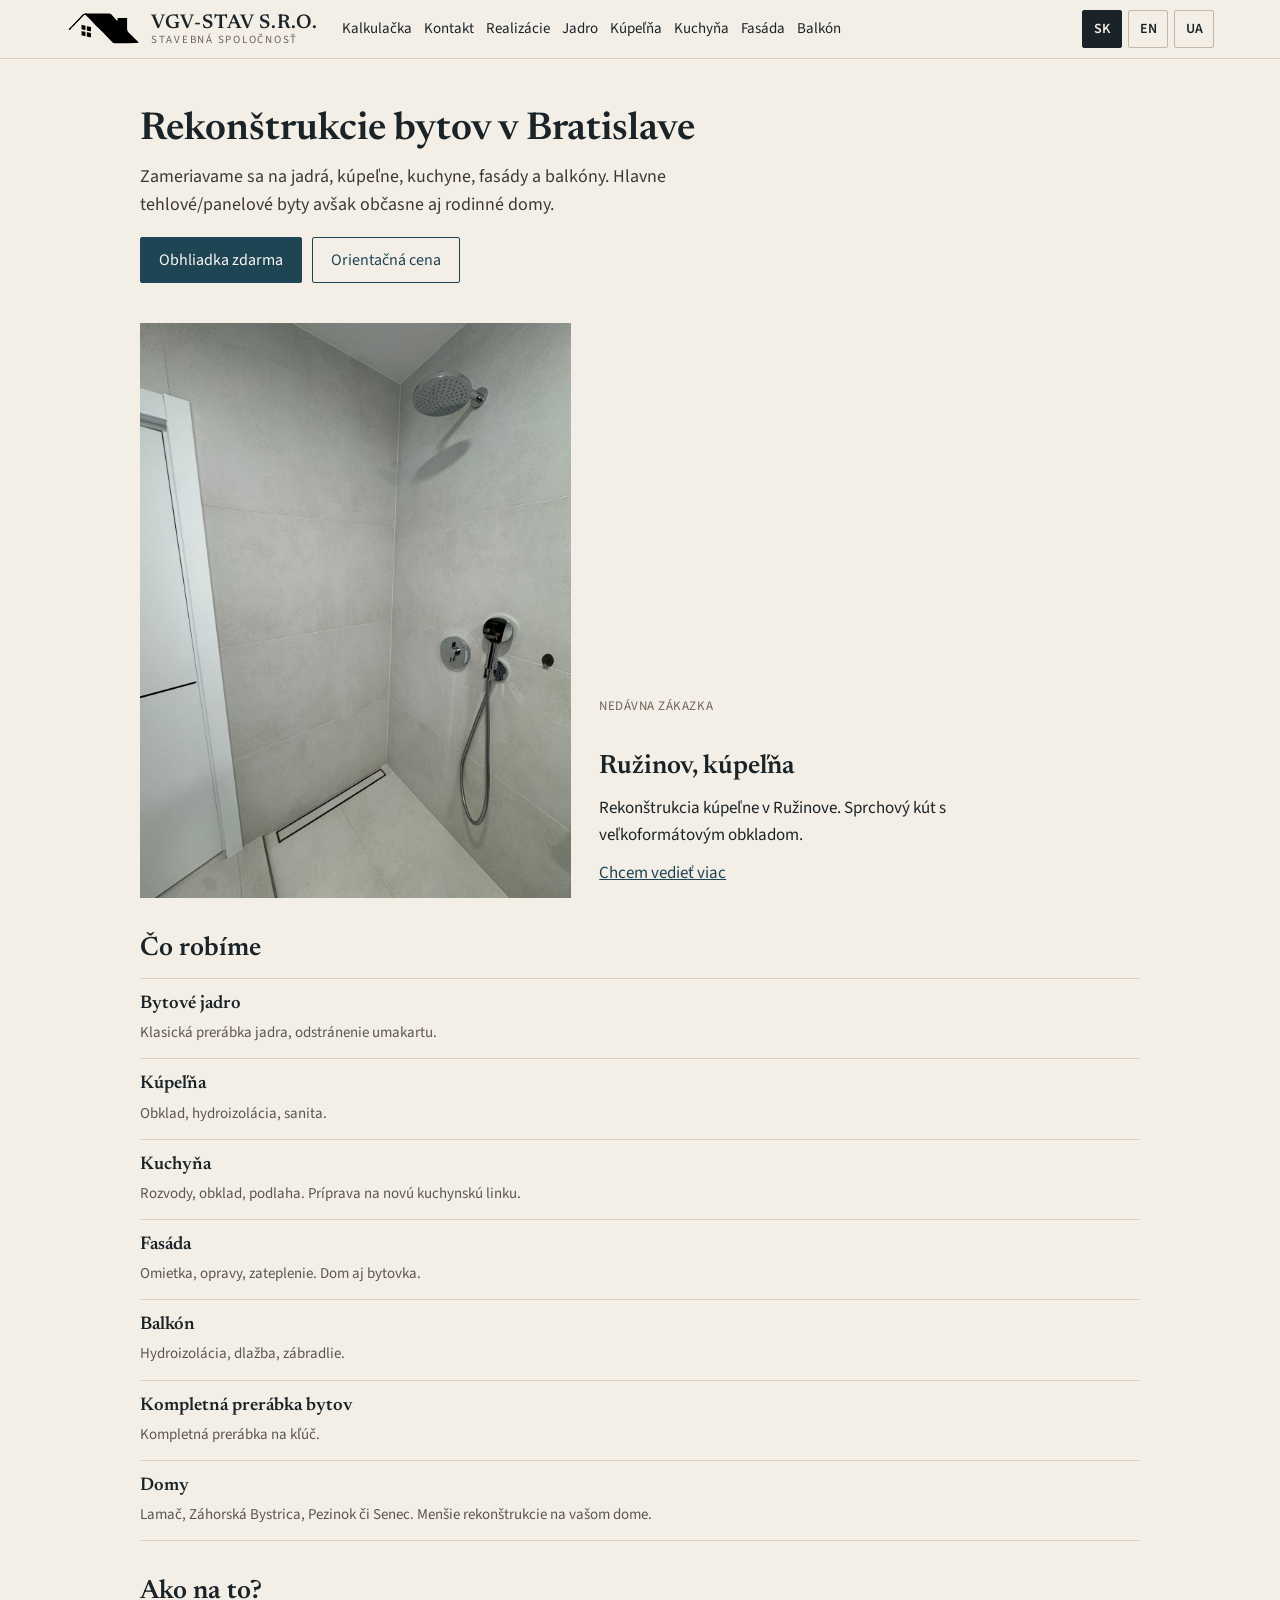
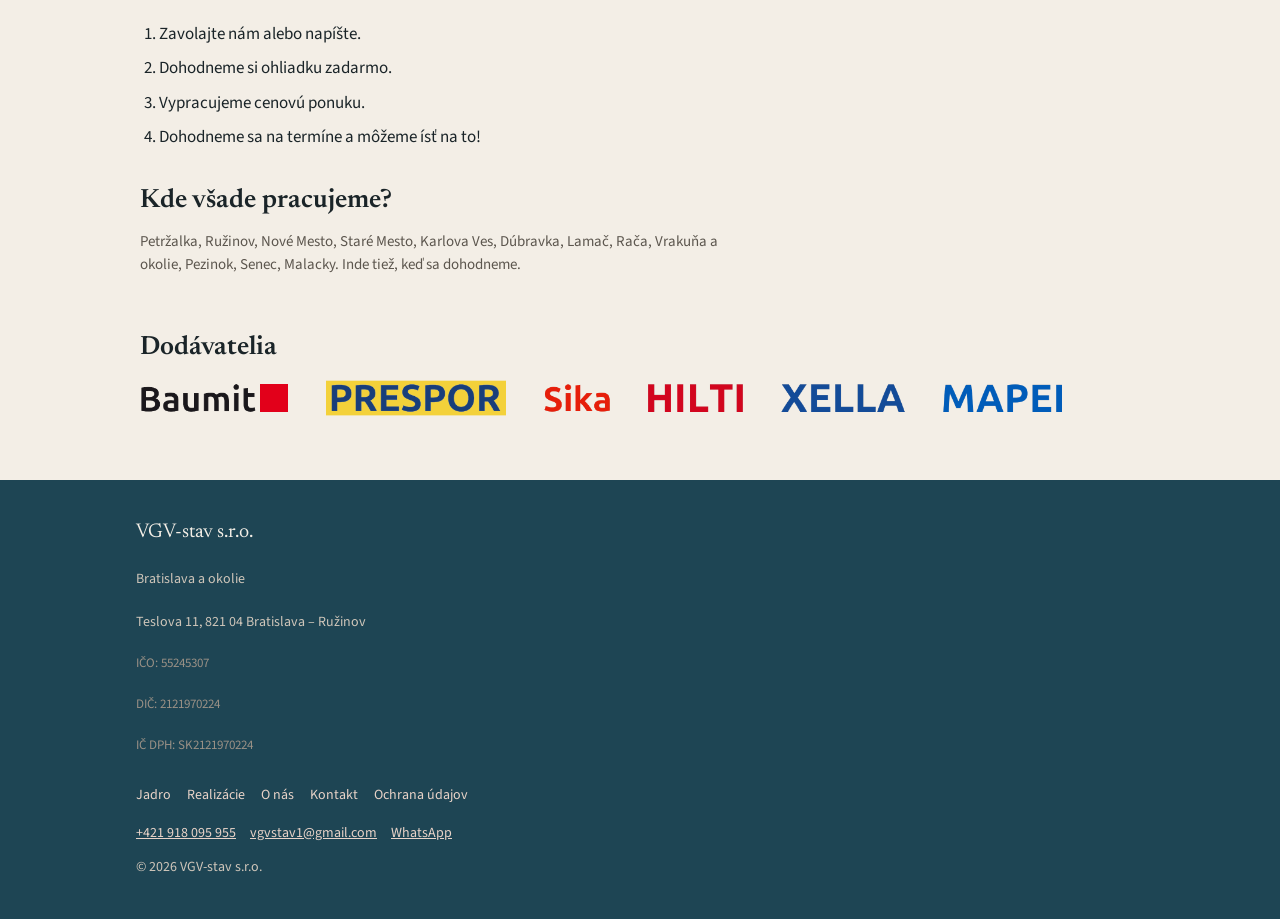
<file: index.html>
<!DOCTYPE html>
<html lang="sk">
<head>
  <meta charset="UTF-8">
  <meta name="viewport" content="width=device-width, initial-scale=1.0, viewport-fit=cover">
  <title>Rekonštrukcie bytov Bratislava | VGV-stav</title>
  <meta name="description" content="Bytové jadrá, kúpeľne, kuchyne, fasády a balkóny v bratislavských panelákoch a tehlových bytoch. Obhliadka zdarma.">
  <meta property="og:title" content="Rekonštrukcie bytov Bratislava | VGV-stav">
  <meta property="og:description" content="Bytové jadrá, kúpeľne, kuchyne, fasády a balkóny v bratislavských panelákoch a tehlových bytoch. Obhliadka zdarma.">
  <link rel="canonical" href="index.html">
  <link rel="preconnect" href="https://fonts.googleapis.com">
  <link rel="preconnect" href="https://fonts.gstatic.com" crossorigin>
  <link href="https://fonts.googleapis.com/css2?family=Newsreader:opsz,wght@6..72,500;6..72,600&family=Source+Sans+3:ital,wght@0,400;0,600;0,700;1,400&display=swap" rel="stylesheet">
  <link rel="stylesheet" href="styles.css">
</head>
<body data-page="home">
  <header>
    <div class="wrap">
      <button type="button" class="menu-toggle" aria-label="Otvoriť menu" aria-expanded="false" aria-controls="side-nav" data-i18n-attr="aria-label:aria.openMenu">
        <span class="burger-line"></span>
        <span class="burger-line"></span>
        <span class="burger-line"></span>
      </button>
      <a class="logo" href="index.html">
        <img class="logo-img" src="images/logo.svg" alt="" width="270" height="130">
        <span class="logo-text">
          <span data-site="name">VGV-stav s.r.o.</span>
          <span data-i18n="logo.tagline">stavebná spoločnosť</span>
        </span>
      </a>
      <nav class="desk-nav">
        <a href="odhad.html" data-i18n="nav.odhad">Kalkulačka</a>
        <a href="kontakt.html" data-i18n="nav.contact">Kontakt</a>
        <a href="realizacie.html" data-i18n="nav.realizacie">Realizácie</a>
        <a href="jadro.html" data-i18n="nav.jadro">Jadro</a>
        <a href="kupelna.html" data-i18n="nav.kupelna">Kúpeľňa</a>
        <a href="kuchyna.html" data-i18n="nav.kuchyna">Kuchyňa</a>
        <a href="fasada.html" data-i18n="nav.fasada">Fasáda</a>
        <a href="balkon.html" data-i18n="nav.balkon">Balkón</a>
      </nav>
      <div class="lang-buttons desk-lang">
        <button type="button" class="lang-btn" data-lang="sk" aria-pressed="true">SK</button>
        <button type="button" class="lang-btn" data-lang="en" aria-pressed="false">EN</button>
        <button type="button" class="lang-btn" data-lang="uk" aria-pressed="false">UA</button>
      </div>
    </div>
  </header>

  <div class="nav-overlay" id="nav-overlay" hidden></div>
  <aside class="side-nav" id="side-nav" aria-hidden="true">
    <div class="side-nav-header">
      <span class="side-nav-title"><img class="logo-img" src="images/logo.svg" alt="" width="270" height="130"><span data-site="name">VGV-stav s.r.o.</span></span>
      <button type="button" class="menu-close" aria-label="Zavrieť menu" data-i18n-attr="aria-label:aria.closeMenu">&times;</button>
    </div>
    <nav>
      <a href="index.html" data-i18n="nav.home">Úvod</a>
      <a href="odhad.html" data-i18n="nav.odhad">Kalkulačka</a>
      <a href="realizacie.html" data-i18n="nav.realizacie">Realizácie</a>
      <a href="jadro.html" data-i18n="nav.jadro">Jadro</a>
      <a href="kupelna.html" data-i18n="nav.kupelna">Kúpeľňa</a>
      <a href="kuchyna.html" data-i18n="nav.kuchyna">Kuchyňa</a>
      <a href="fasada.html" data-i18n="nav.fasada">Fasáda</a>
      <a href="balkon.html" data-i18n="nav.balkon">Balkón</a>
      <a href="o-nas.html" data-i18n="nav.about">O nás</a>
      <a href="kontakt.html" data-i18n="nav.contact">Kontakt</a>
    </nav>
    <div class="lang-switcher">
      <span class="lang-label" data-i18n="lang.label">Jazyk</span>
      <div class="lang-buttons">
        <button type="button" class="lang-btn" data-lang="sk" aria-pressed="true">SK</button>
        <button type="button" class="lang-btn" data-lang="en" aria-pressed="false">EN</button>
        <button type="button" class="lang-btn" data-lang="uk" aria-pressed="false">UA</button>
      </div>
    </div>
  </aside>

  <main>
    <div class="hero">
      <h1 data-i18n="home.hero.title">Rekonštrukcie bytov v Bratislave</h1>
      <p class="lede" data-i18n="home.hero.text">
        Zameriavame sa na jadrá, kúpeľne, kuchyne, fasády a balkóny. Hlavne tehlové/panelové byty avšak občasne aj rodinné domy.
      </p>
      <div class="hero-actions">
        <a class="btn" href="kontakt.html" data-i18n="cta.visit">Obhliadka zdarma</a>
        <a class="btn btn-secondary" href="odhad.html" data-i18n="cta.estimate">Orientačná cena</a>
      </div>
    </div>

    <article class="featured" id="featured">
      <div class="featured-photo photo-portrait">
        <img src="images/projekty/bathroom_after.jpeg" alt="Kúpeľňa po rekonštrukcii" width="1200" height="1600">
      </div>
      <div class="featured-caption">
        <p class="featured-kicker" data-i18n="home.featured.kicker">Nedávna zákazka</p>
        <h2 data-i18n="home.featured.title">Ružinov, kúpeľňa</h2>
        <p data-i18n="home.featured.text">Rekonštrukcia kúpeľne v Ružinove. Sprchový kút s veľkoformátovým obkladom.  </p>
        <p><a href="kupelna.html" data-i18n="home.featured.link">Chcem vedieť viac</a></p>
      </div>
    </article>

    <h2 data-i18n="home.services.title">Čo robíme</h2>
    <ul class="service-list">
      <li>
        <a href="jadro.html">
          <h3 data-i18n="home.jadro.title">Bytové jadro</h3>
          <p data-i18n="home.jadro.text">Klasická prerábka jadra, odstránenie umakartu.</p>
        </a>
      </li>
      <li>
        <a href="kupelna.html">
          <h3 data-i18n="home.bath.title">Kúpeľňa</h3>
          <p data-i18n="home.bath.text">Obklad, hydroizolácia, sanita.</p>
        </a>
      </li>
      <li>
        <a href="kuchyna.html">
          <h3 data-i18n="home.kitchen.title">Kuchyňa</h3>
          <p data-i18n="home.kitchen.text">Rozvody, obklad, podlaha. Príprava na novú kuchynskú linku.</p>
        </a>
      </li>
      <li>
        <a href="fasada.html">
          <h3 data-i18n="home.fasada.title">Fasáda</h3>
          <p data-i18n="home.fasada.text">Omietka, opravy, zateplenie. Dom aj bytovka.</p>
        </a>
      </li>
      <li>
        <a href="balkon.html">
          <h3 data-i18n="home.balkon.title">Balkón</h3>
          <p data-i18n="home.balkon.text">Hydroizolácia, dlažba, zábradlie.</p>
        </a>
      </li>
      <li>
        <a href="odhad.html">
          <h3 data-i18n="home.full.title">Kompletná prerábka bytov</h3>
          <p data-i18n="home.full.text">Kompletná prerábka na kľúč.</p>
        </a>
      </li>
      <li>
        <a href="kontakt.html">
          <h3 data-i18n="home.house.title">Domy</h3>
          <p data-i18n="home.house.text">Lamač, Záhorská Bystrica, Pezinok či Senec. Menšie rekonštrukcie na vašom dome.</p>
        </a>
      </li>
    </ul>

    <div class="steps">
      <h2 data-i18n="home.how.title">Ako na to?</h2>
      <ol>
        <li data-i18n="home.how.1">Zavolajte nám alebo napíšte.</li>
        <li data-i18n="home.how.2">Dohodneme si ohliadku zadarmo.</li>
        <li data-i18n="home.how.3">Vypracujeme cenovú ponuku.</li>
        <li data-i18n="home.how.4">Dohodneme sa na termíne a môžeme ísť na to!</li>
      </ol>
    </div>

    <h2 data-i18n="home.areas.title">Kde všade pracujeme?</h2>
    <p class="areas" data-i18n="home.areas">
      Petržalka, Ružinov, Nové Mesto, Staré Mesto, Karlova Ves, Dúbravka, Lamač, Rača, Vrakuňa a okolie, Pezinok, Senec, Malacky. Inde tiež, keď sa dohodneme.
    </p>

    <section class="suppliers">
      <h2 data-i18n="home.suppliers.title">Dodávatelia</h2>
      <ul class="supplier-row">
        <li><a href="https://baumit.sk/" rel="noopener"><img src="images/dodavatelia/baumit.png" alt="Baumit" width="149" height="36"></a></li>
        <li><a href="https://www.prespor.sk/" rel="noopener"><img src="images/dodavatelia/prespor.png" alt="Prespor" width="182" height="36"></a></li>
        <li><a href="https://svk.sika.com/" rel="noopener"><img src="images/dodavatelia/sika.png" alt="Sika" width="68" height="36"></a></li>
        <li><a href="https://www.hilti.sk/" rel="noopener"><img src="images/dodavatelia/hilti.png" alt="Hilti" width="98" height="36"></a></li>
        <li><a href="https://www.xella.sk/sk_SK/" rel="noopener"><img src="images/dodavatelia/xella.png" alt="Xella" width="125" height="36"></a></li>
        <li><a href="https://www.mapei.com/" rel="noopener"><img src="images/dodavatelia/mapei.png" alt="Mapei" width="122" height="36"></a></li>
      </ul>
    </section>
  </main>

  <footer>
    <div class="wrap">
      <div class="footer-top">
        <p class="footer-name" data-site="legal-name">VGV-stav s.r.o.</p>
        <p data-site="city">Bratislava a okolie</p>
        <p data-site="address" hidden></p>
        <p class="footer-legal" data-site="ico-row" hidden>IČO: <span data-site="ico"></span></p>
        <p class="footer-legal" data-site="dic-row" hidden>DIČ: <span data-site="dic"></span></p>
        <p class="footer-legal" data-site="icdph-row" hidden>IČ DPH: <span data-site="icdph"></span></p>
        <p class="footer-legal" data-site="register" hidden></p>
      </div>
      <nav class="footer-nav">
        <a href="jadro.html" data-i18n="nav.jadro">Jadro</a>
        <a href="realizacie.html" data-i18n="nav.realizacie">Realizácie</a>
        <a href="o-nas.html" data-i18n="nav.about">O nás</a>
        <a href="kontakt.html" data-i18n="nav.contact">Kontakt</a>
        <a href="ochrana-udajov.html" data-i18n="nav.privacy">Ochrana údajov</a>
      </nav>
      <p class="footer-links">
        <a data-site="phone" hidden></a>
        <a data-site="email" hidden></a>
        <a data-site="whatsapp" data-i18n="cta.whatsapp" hidden>WhatsApp</a>
      </p>
      <p data-i18n="footer.rights">© 2026 VGV-stav s.r.o.</p>
    </div>
  </footer>

  <div class="sticky-cta">
    <a class="btn" data-site="phone" data-needs-phone data-i18n="cta.call" hidden>Zavolaje nám</a>
    <a class="btn" href="kontakt.html" data-fallback-write data-i18n="cta.write">Napísať</a>
    <a class="btn btn-secondary" href="odhad.html" data-i18n="cta.estimate">Orientačná cena</a>
  </div>

  <script src="site-config.js"></script>
  <script src="script.js"></script>
</body>
</html>
</file>
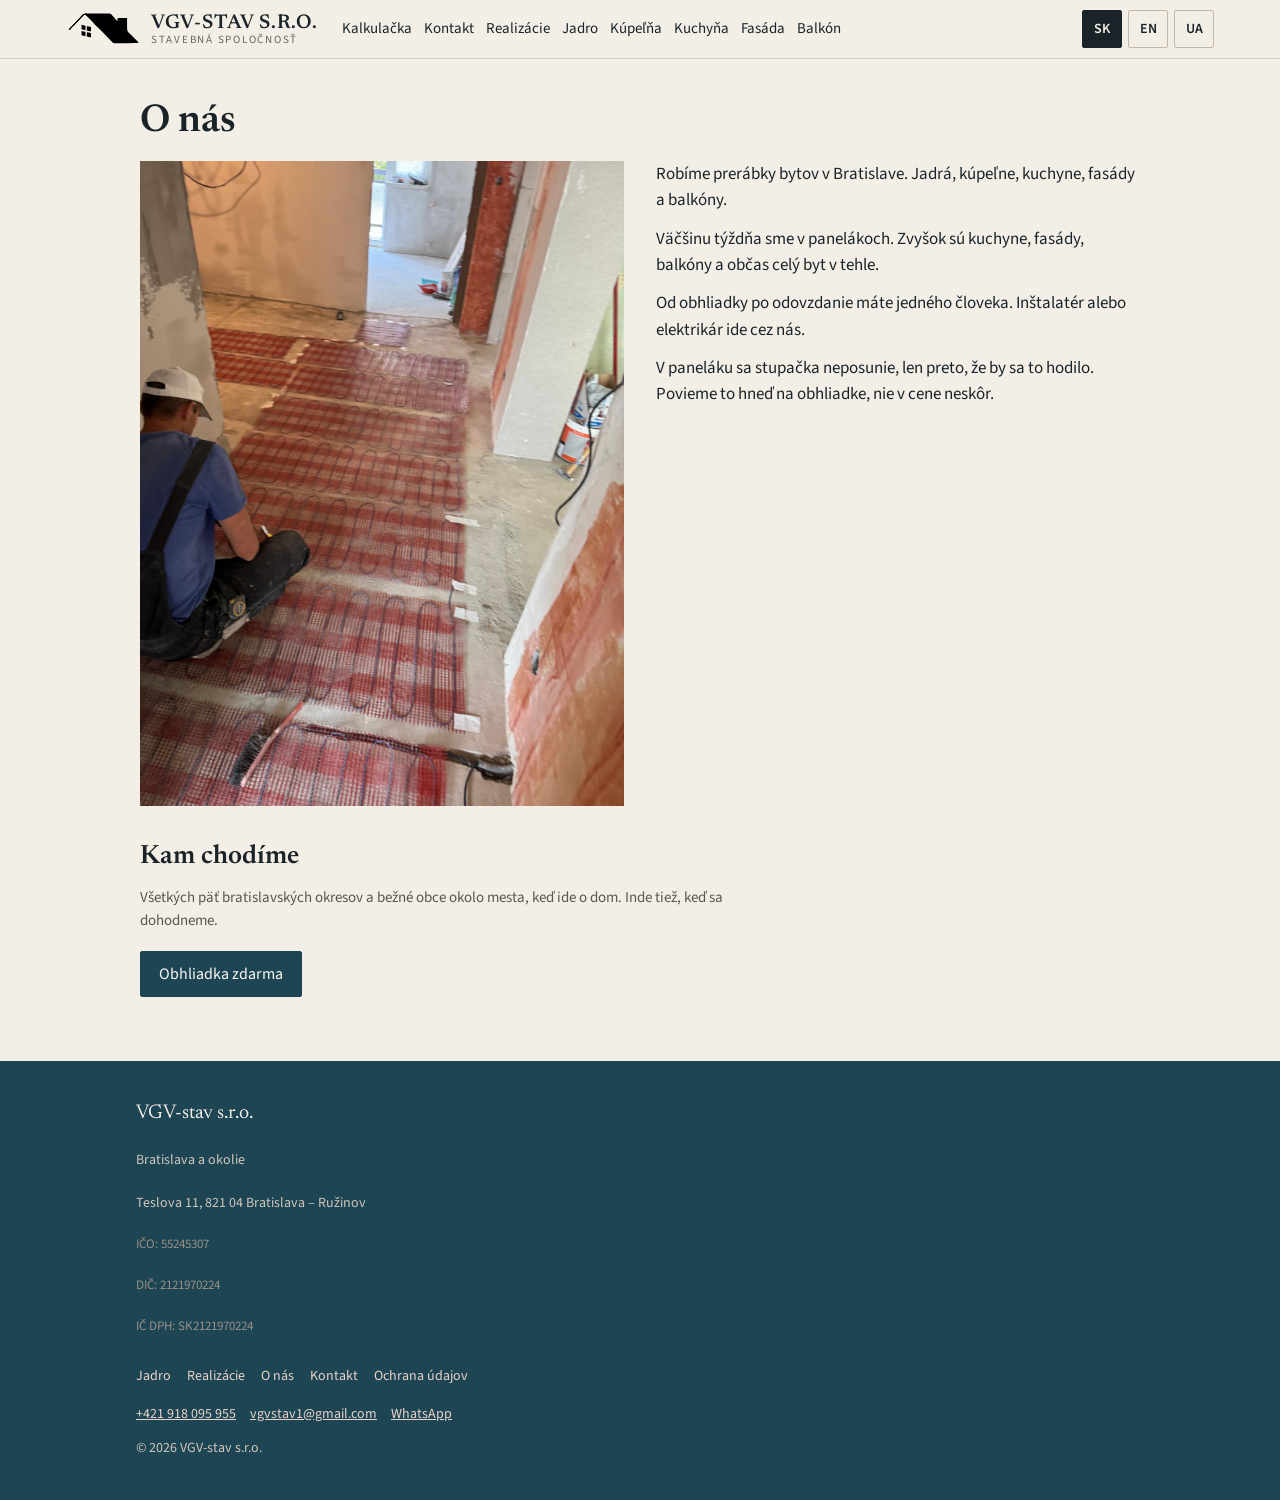
<file: about.html>
<!DOCTYPE html>
<html lang="sk">
<head>
  <meta charset="UTF-8">
  <meta http-equiv="refresh" content="0; url=o-nas.html">
  <link rel="canonical" href="o-nas.html">
  <title>Presmerovanie</title>
  <script>location.replace("o-nas.html");</script>
</head>
<body><p><a href="o-nas.html">O nás</a></p></body>
</html>
</file>
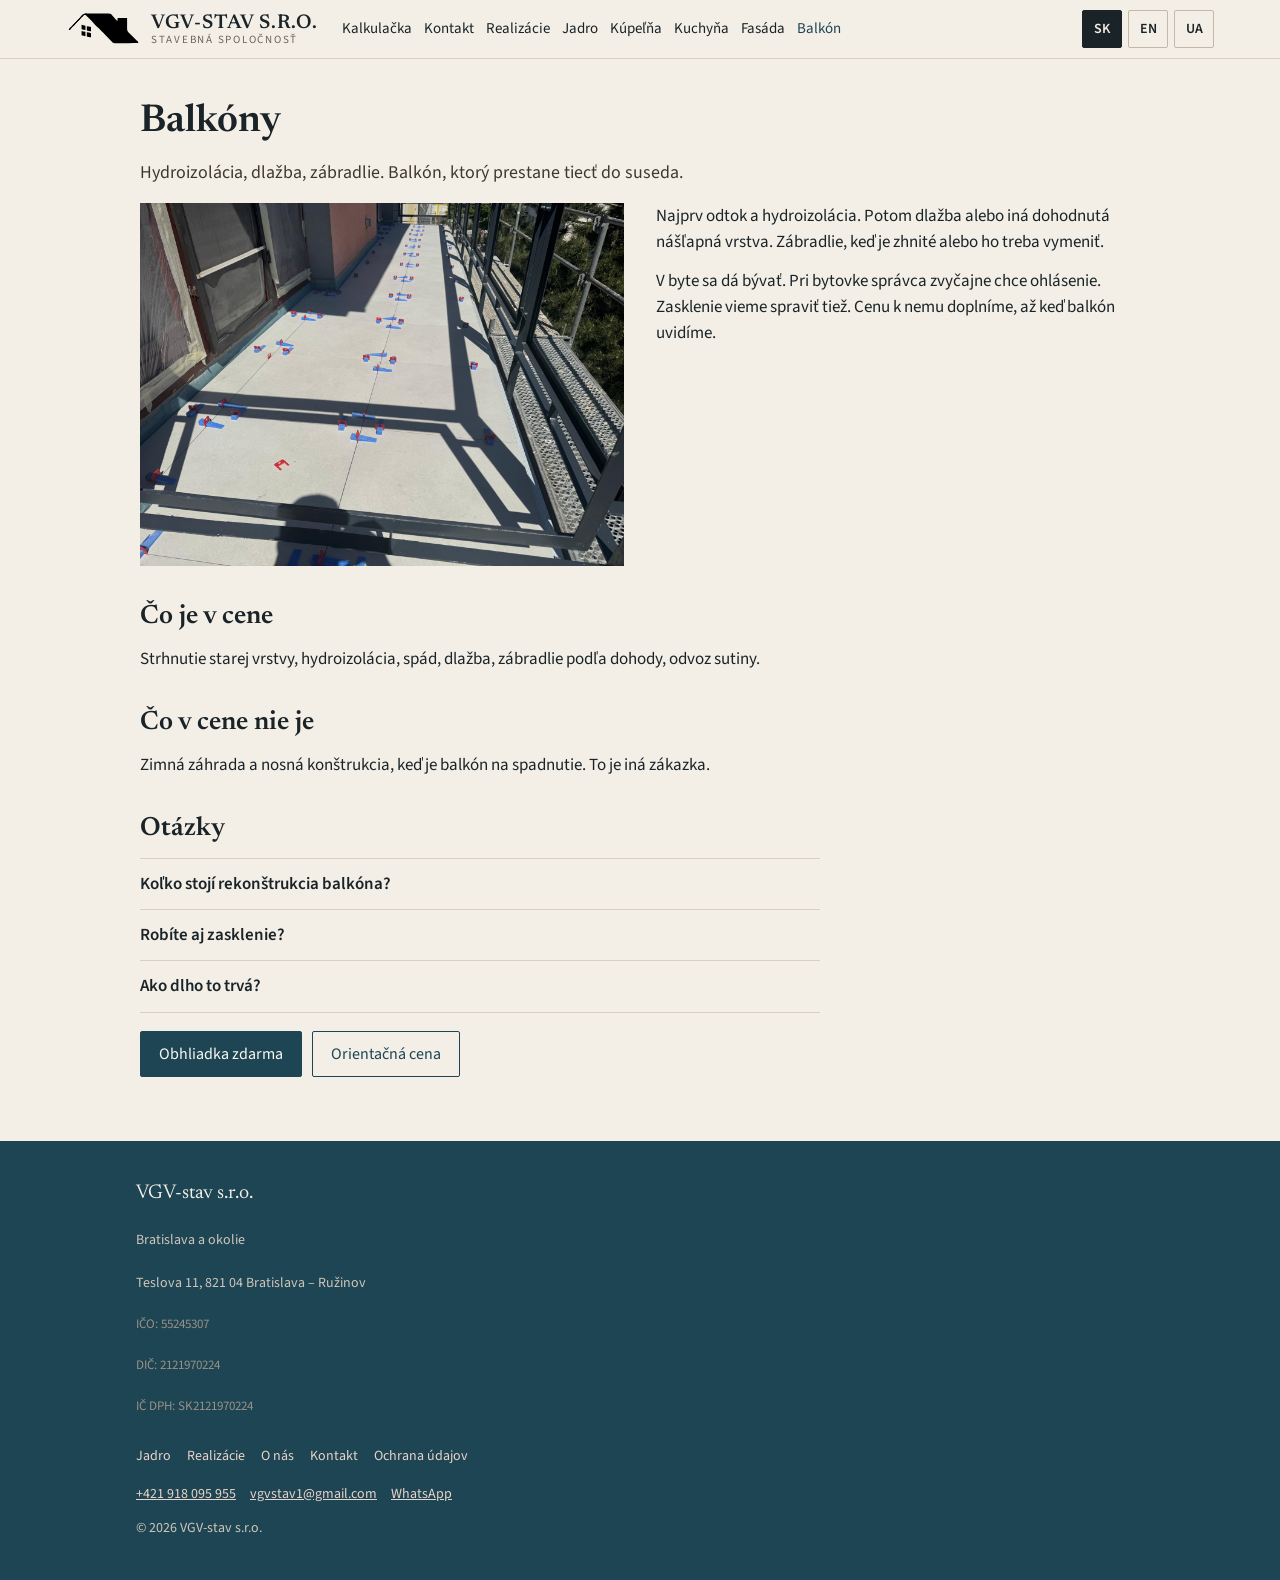
<file: balkon.html>
<!DOCTYPE html>
<html lang="sk">
<head>
  <meta charset="UTF-8">
  <meta name="viewport" content="width=device-width, initial-scale=1.0, viewport-fit=cover">
  <title>Rekonštrukcia balkóna Bratislava | VGV-stav</title>
  <meta name="description" content="Hydroizolácia, dlažba a zábradlie na balkónoch v Bratislave. Obhliadka zdarma.">
  <meta property="og:title" content="Rekonštrukcia balkóna Bratislava | VGV-stav">
  <meta property="og:description" content="Hydroizolácia, dlažba a zábradlie na balkónoch v Bratislave. Obhliadka zdarma.">
  <link rel="canonical" href="balkon.html">
  <link rel="preconnect" href="https://fonts.googleapis.com">
  <link rel="preconnect" href="https://fonts.gstatic.com" crossorigin>
  <link href="https://fonts.googleapis.com/css2?family=Newsreader:opsz,wght@6..72,500;6..72,600&family=Source+Sans+3:ital,wght@0,400;0,600;0,700;1,400&display=swap" rel="stylesheet">
  <link rel="stylesheet" href="styles.css">
  <script type="application/ld+json">
  {
    "@context": "https://schema.org",
    "@type": "FAQPage",
    "mainEntity": [
      {
        "@type": "Question",
        "name": "Koľko stojí rekonštrukcia balkóna?",
        "acceptedAnswer": {
          "@type": "Answer",
          "text": "Panelákový balkón vychádza na 1 000 až 6 000 €. Zábradlie sumu posúva. Zasklenie je zvlášť."
        }
      },
      {
        "@type": "Question",
        "name": "Robíte aj zasklenie?",
        "acceptedAnswer": {
          "@type": "Answer",
          "text": "Áno. Zasklenie spravíme spolu s balkónom. Cenu k nemu dopočítame."
        }
      },
      {
        "@type": "Question",
        "name": "Ako dlho trvá rekonštrukcia balkóna?",
        "acceptedAnswer": {
          "@type": "Answer",
          "text": "Štyri až osem dní, keď hydroizolácia schne, ako má. Dážď to predĺži."
        }
      }
    ]
  }
  </script>
</head>
<body data-page="balkon">
  <header>
    <div class="wrap">
      <button type="button" class="menu-toggle" aria-label="Otvoriť menu" aria-expanded="false" aria-controls="side-nav" data-i18n-attr="aria-label:aria.openMenu">
        <span class="burger-line"></span><span class="burger-line"></span><span class="burger-line"></span>
      </button>
      <a class="logo" href="index.html">
        <img class="logo-img" src="images/logo.svg" alt="" width="270" height="130">
        <span class="logo-text">
          <span data-site="name">VGV-stav s.r.o.</span>
          <span data-i18n="logo.tagline">stavebná spoločnosť</span>
        </span>
      </a>
      <nav class="desk-nav">
        <a href="odhad.html" data-i18n="nav.odhad">Kalkulačka</a>
        <a href="kontakt.html" data-i18n="nav.contact">Kontakt</a>
        <a href="realizacie.html" data-i18n="nav.realizacie">Realizácie</a>
        <a href="jadro.html" data-i18n="nav.jadro">Jadro</a>
        <a href="kupelna.html" data-i18n="nav.kupelna">Kúpeľňa</a>
        <a href="kuchyna.html" data-i18n="nav.kuchyna">Kuchyňa</a>
        <a href="fasada.html" data-i18n="nav.fasada">Fasáda</a>
        <a href="balkon.html" data-i18n="nav.balkon">Balkón</a>
      </nav>
      <div class="lang-buttons desk-lang">
        <button type="button" class="lang-btn" data-lang="sk" aria-pressed="true">SK</button>
        <button type="button" class="lang-btn" data-lang="en" aria-pressed="false">EN</button>
        <button type="button" class="lang-btn" data-lang="uk" aria-pressed="false">UA</button>
      </div>
    </div>
  </header>

  <div class="nav-overlay" id="nav-overlay" hidden></div>
  <aside class="side-nav" id="side-nav" aria-hidden="true">
    <div class="side-nav-header">
      <span class="side-nav-title"><img class="logo-img" src="images/logo.svg" alt="" width="270" height="130"><span data-site="name">VGV-stav s.r.o.</span></span>
      <button type="button" class="menu-close" aria-label="Zavrieť menu" data-i18n-attr="aria-label:aria.closeMenu">&times;</button>
    </div>
    <nav>
      <a href="index.html" data-i18n="nav.home">Úvod</a>
      <a href="odhad.html" data-i18n="nav.odhad">Kalkulačka</a>
      <a href="realizacie.html" data-i18n="nav.realizacie">Realizácie</a>
      <a href="jadro.html" data-i18n="nav.jadro">Jadro</a>
      <a href="kupelna.html" data-i18n="nav.kupelna">Kúpeľňa</a>
      <a href="kuchyna.html" data-i18n="nav.kuchyna">Kuchyňa</a>
      <a href="fasada.html" data-i18n="nav.fasada">Fasáda</a>
      <a href="balkon.html" data-i18n="nav.balkon">Balkón</a>
      <a href="o-nas.html" data-i18n="nav.about">O nás</a>
      <a href="kontakt.html" data-i18n="nav.contact">Kontakt</a>
    </nav>
    <div class="lang-switcher">
      <span class="lang-label" data-i18n="lang.label">Jazyk</span>
      <div class="lang-buttons">
        <button type="button" class="lang-btn" data-lang="sk" aria-pressed="true">SK</button>
        <button type="button" class="lang-btn" data-lang="en" aria-pressed="false">EN</button>
        <button type="button" class="lang-btn" data-lang="uk" aria-pressed="false">UA</button>
      </div>
    </div>
  </aside>

  <main>
    <h1 data-i18n="balkon.title">Balkóny</h1>
    <p class="lede" data-i18n="balkon.lede">Hydroizolácia, dlažba, zábradlie. Balkón, ktorý prestane tiecť do suseda.</p>
    <div class="split">
      <div class="photo-frame">
        <img src="images/projekty/balcony_after.jpeg" alt="Rekonštrukcia balkóna" width="1600" height="1200">
      </div>
      <div>
        <p data-i18n="balkon.p1">Najprv odtok a hydroizolácia. Potom dlažba alebo iná dohodnutá nášľapná vrstva. Zábradlie, keď je zhnité alebo ho treba vymeniť.</p>
        <p data-i18n="balkon.p2">V byte sa dá bývať. Pri bytovke správca zvyčajne chce ohlásenie. Zasklenie vieme spraviť tiež. Cenu k nemu doplníme, až keď balkón uvidíme.</p>
      </div>
    </div>
    <h2 data-i18n="balkon.in.title">Čo je v cene</h2>
    <p class="narrow" data-i18n="balkon.in">Strhnutie starej vrstvy, hydroizolácia, spád, dlažba, zábradlie podľa dohody, odvoz sutiny.</p>
    <h2 data-i18n="balkon.out.title">Čo v cene nie je</h2>
    <p class="narrow" data-i18n="balkon.out">Zimná záhrada a nosná konštrukcia, keď je balkón na spadnutie. To je iná zákazka.</p>

    <h2 data-i18n="balkon.faq.title">Otázky</h2>
    <div class="faq">
      <details>
        <summary data-i18n="balkon.q1">Koľko stojí rekonštrukcia balkóna?</summary>
        <p data-i18n="balkon.a1">Panelákový balkón vychádza na 1 000 až 6 000 €. Zábradlie sumu posúva. Zasklenie je zvlášť.</p>
      </details>
      <details>
        <summary data-i18n="balkon.q2">Robíte aj zasklenie?</summary>
        <p data-i18n="balkon.a2">Áno. Zasklenie spravíme spolu s balkónom. Cenu k nemu dopočítame.</p>
      </details>
      <details>
        <summary data-i18n="balkon.q3">Ako dlho to trvá?</summary>
        <p data-i18n="balkon.a3">Štyri až osem dní, keď hydroizolácia schne, ako má. Dážď to predĺži.</p>
      </details>
    </div>

    <div class="cta-row">
      <a class="btn" href="kontakt.html" data-i18n="cta.visit">Obhliadka zdarma</a>
      <a class="btn btn-secondary" href="odhad.html" data-i18n="cta.estimate">Orientačná cena</a>
    </div>
  </main>

  <footer>
    <div class="wrap">
      <div class="footer-top">
        <p class="footer-name" data-site="legal-name">VGV-stav s.r.o.</p>
        <p data-site="city">Bratislava a okolie</p>
        <p data-site="address" hidden></p>
        <p class="footer-legal" data-site="ico-row" hidden>IČO: <span data-site="ico"></span></p>
        <p class="footer-legal" data-site="dic-row" hidden>DIČ: <span data-site="dic"></span></p>
        <p class="footer-legal" data-site="icdph-row" hidden>IČ DPH: <span data-site="icdph"></span></p>
        <p class="footer-legal" data-site="register" hidden></p>
      </div>
      <nav class="footer-nav">
        <a href="jadro.html" data-i18n="nav.jadro">Jadro</a>
        <a href="realizacie.html" data-i18n="nav.realizacie">Realizácie</a>
        <a href="o-nas.html" data-i18n="nav.about">O nás</a>
        <a href="kontakt.html" data-i18n="nav.contact">Kontakt</a>
        <a href="ochrana-udajov.html" data-i18n="nav.privacy">Ochrana údajov</a>
      </nav>
      <p class="footer-links">
        <a data-site="phone" hidden></a>
        <a data-site="email" hidden></a>
        <a data-site="whatsapp" data-i18n="cta.whatsapp" hidden>WhatsApp</a>
      </p>
      <p data-i18n="footer.rights">© 2026 VGV-stav s.r.o.</p>
    </div>
  </footer>
  <div class="sticky-cta">
    <a class="btn" data-site="phone" data-needs-phone data-i18n="cta.call" hidden>Zavolaje nám</a>
    <a class="btn" href="kontakt.html" data-fallback-write data-i18n="cta.write">Napísať</a>
    <a class="btn btn-secondary" href="odhad.html" data-i18n="cta.estimate">Orientačná cena</a>
  </div>
  <script src="site-config.js"></script>
  <script src="script.js"></script>
</body>
</html>
</file>
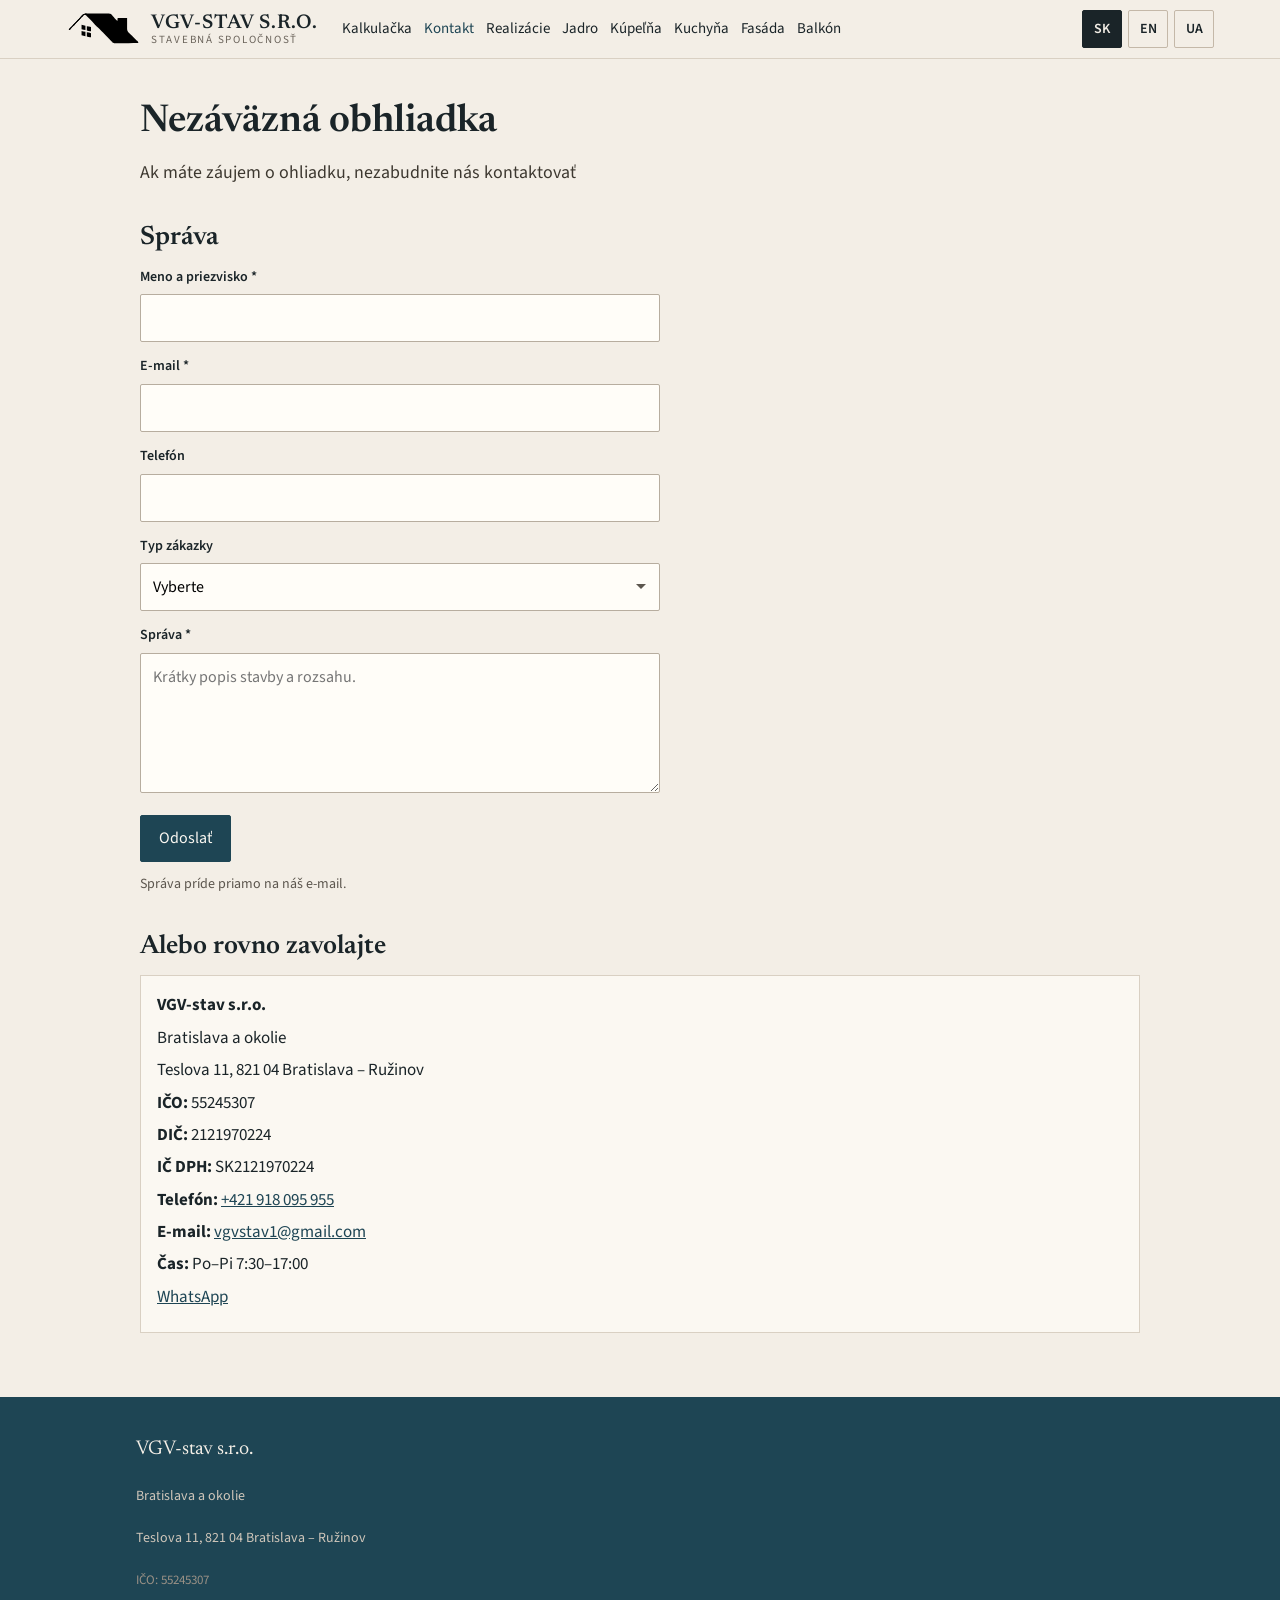
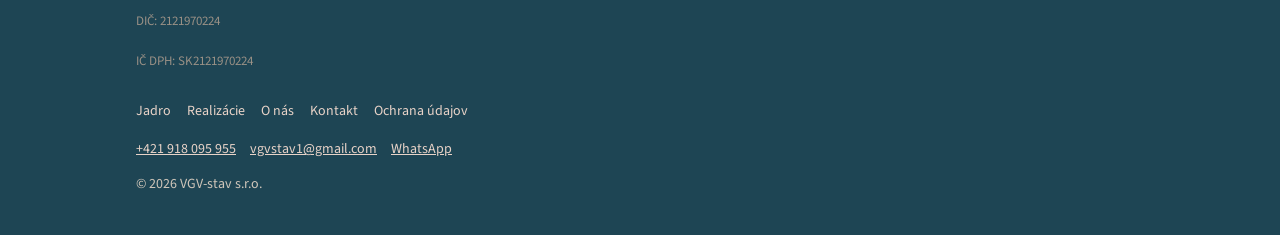
<file: contact.html>
<!DOCTYPE html>
<html lang="sk">
<head>
  <meta charset="UTF-8">
  <meta http-equiv="refresh" content="0; url=kontakt.html">
  <link rel="canonical" href="kontakt.html">
  <title>Presmerovanie</title>
  <script>location.replace("kontakt.html" + location.search);</script>
</head>
<body><p><a href="kontakt.html">Kontakt</a></p></body>
</html>
</file>
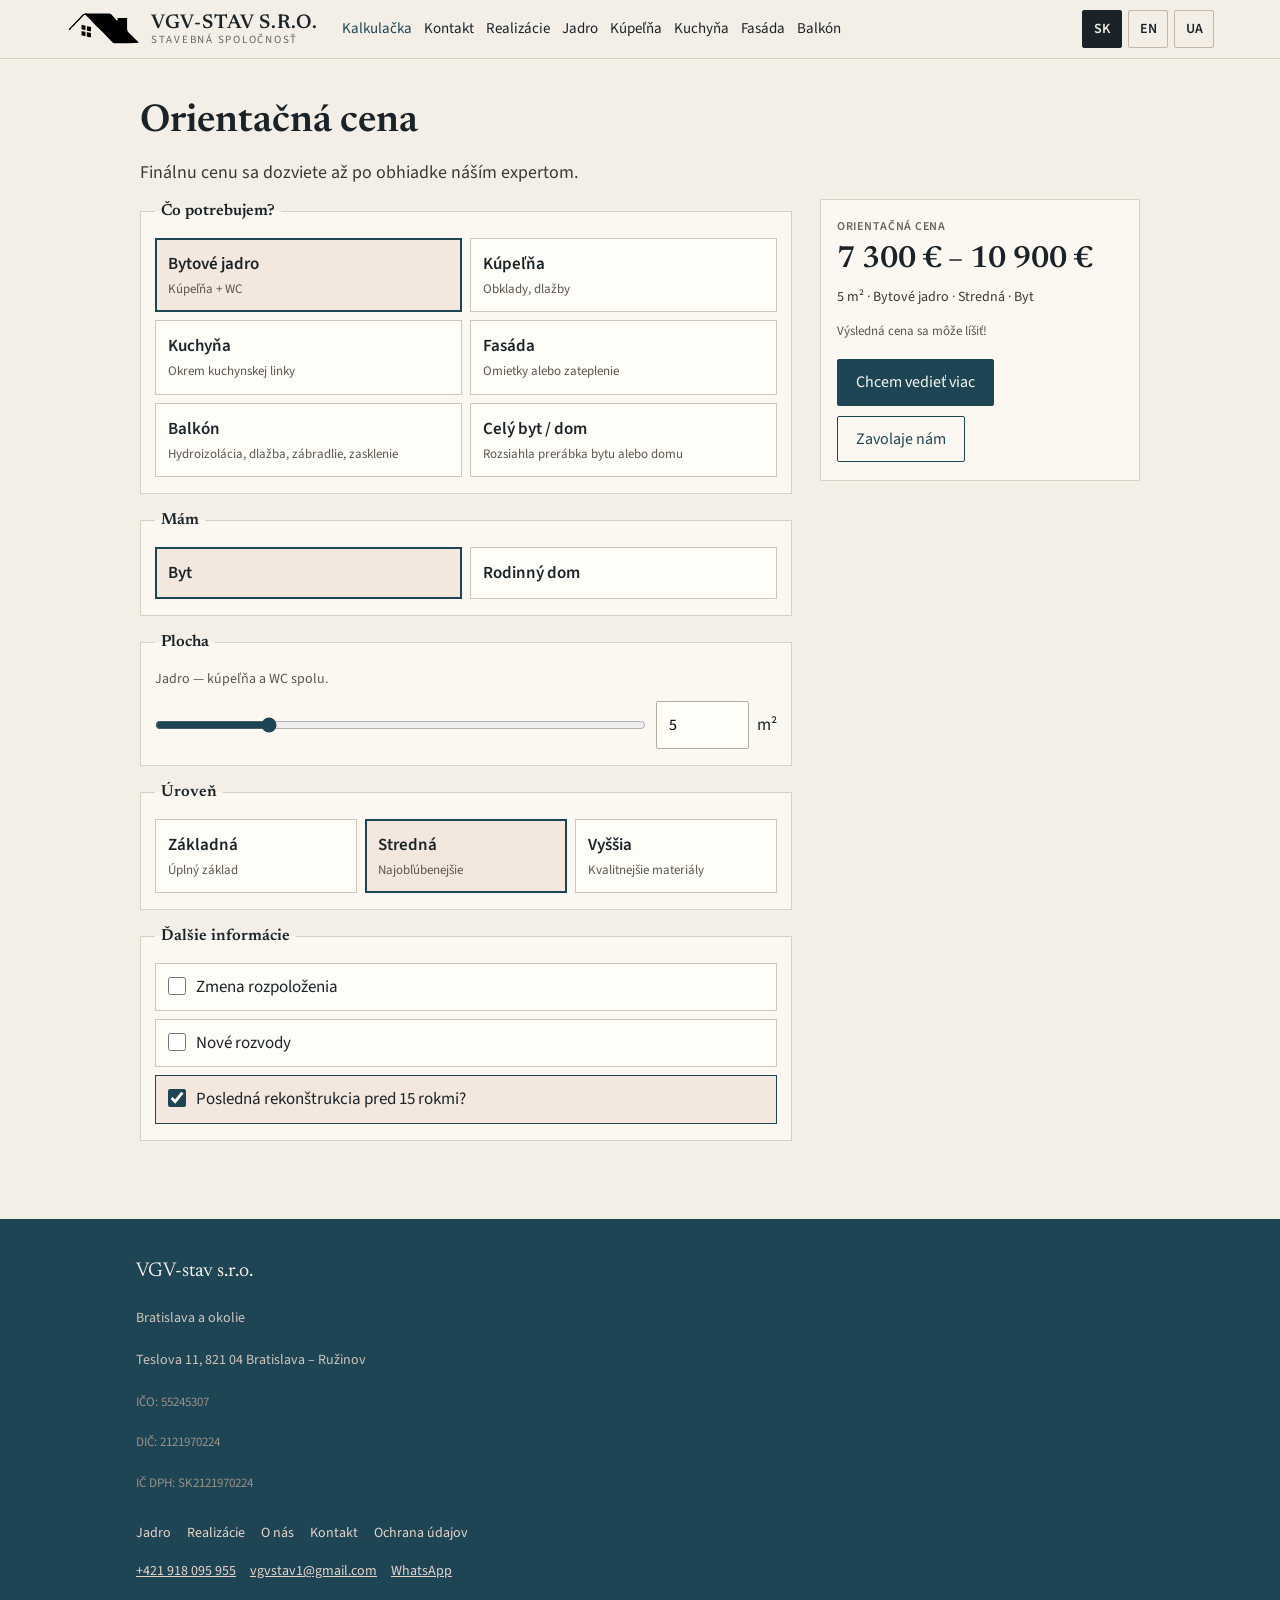
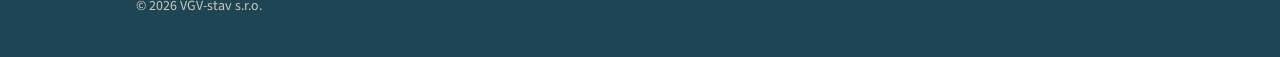
<file: estimate.html>
<!DOCTYPE html>
<html lang="sk">
<head>
  <meta charset="UTF-8">
  <meta http-equiv="refresh" content="0; url=odhad.html">
  <link rel="canonical" href="odhad.html">
  <title>Presmerovanie</title>
  <script>location.replace("odhad.html");</script>
</head>
<body><p><a href="odhad.html">Odhad</a></p></body>
</html>
</file>
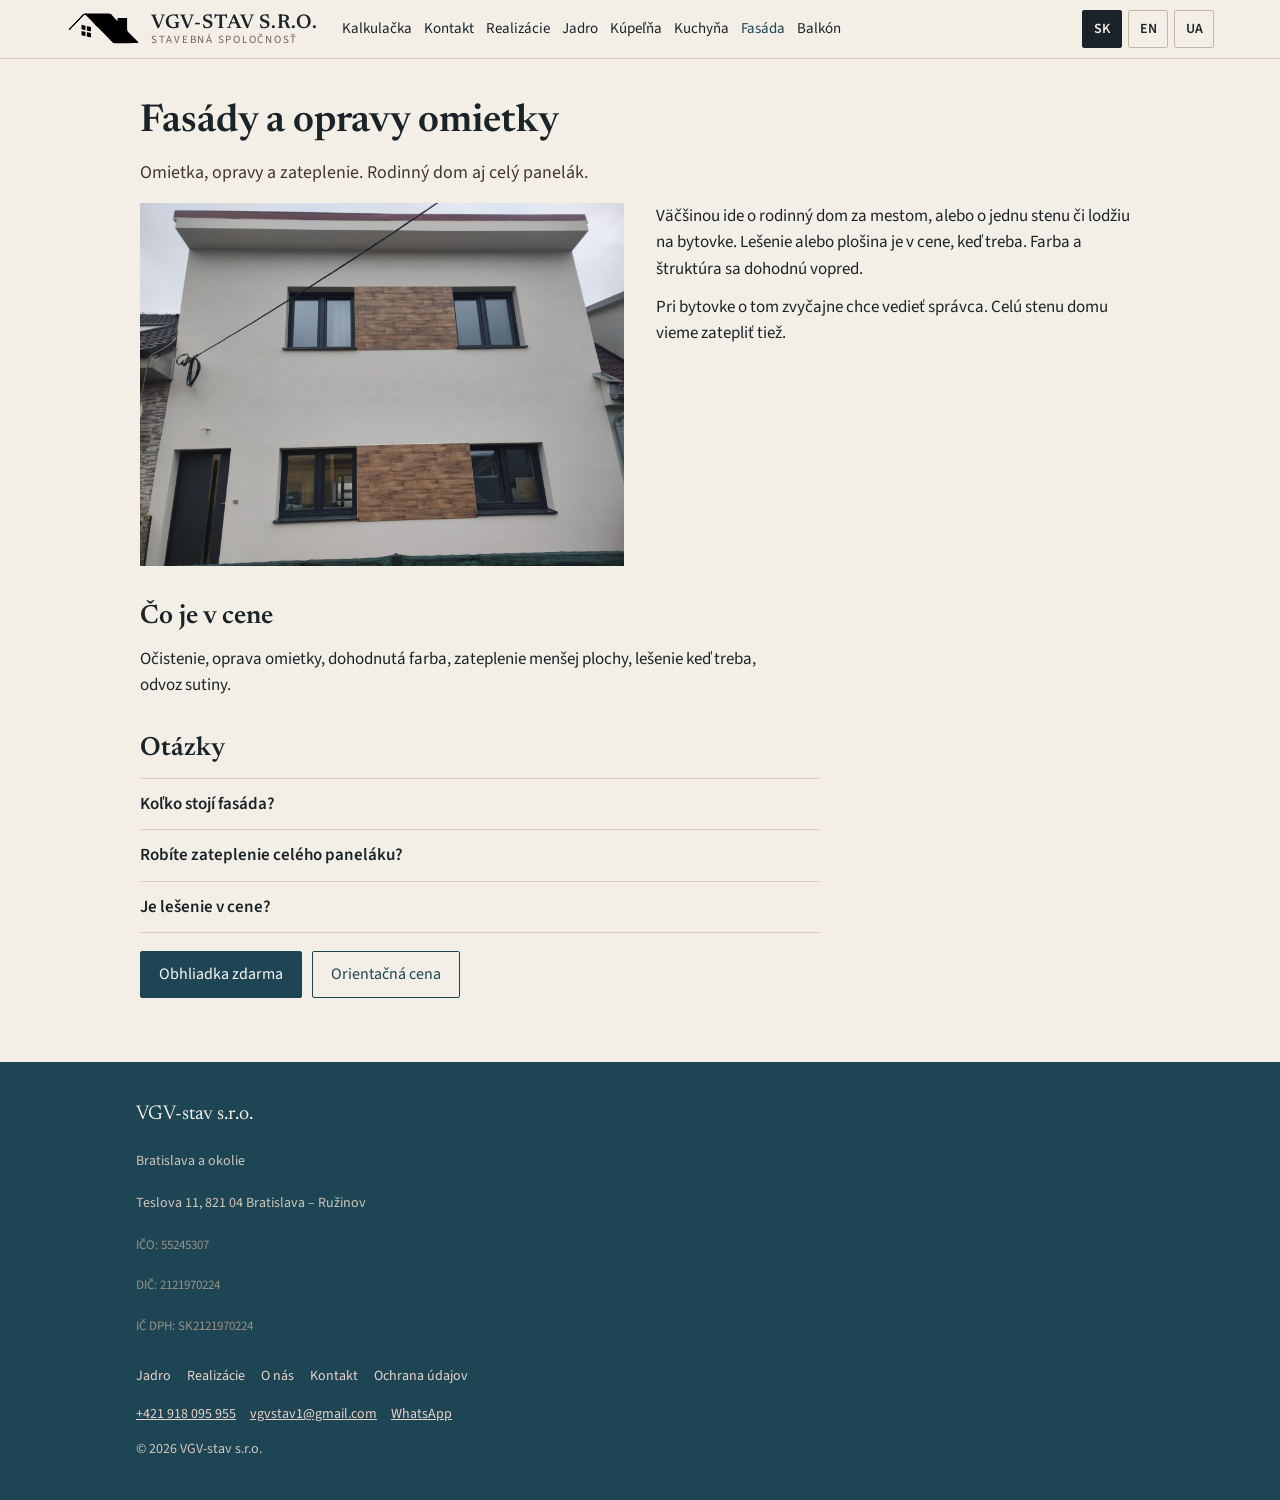
<file: fasada.html>
<!DOCTYPE html>
<html lang="sk">
<head>
  <meta charset="UTF-8">
  <meta name="viewport" content="width=device-width, initial-scale=1.0, viewport-fit=cover">
  <title>Fasádne práce Bratislava | VGV-stav</title>
  <meta name="description" content="Omietka, opravy a zateplenie v Bratislave. Dom aj bytovka. Obhliadka zdarma.">
  <meta property="og:title" content="Fasádne práce Bratislava | VGV-stav">
  <meta property="og:description" content="Omietka, opravy a zateplenie v Bratislave. Dom aj bytovka. Obhliadka zdarma.">
  <link rel="canonical" href="fasada.html">
  <link rel="preconnect" href="https://fonts.googleapis.com">
  <link rel="preconnect" href="https://fonts.gstatic.com" crossorigin>
  <link href="https://fonts.googleapis.com/css2?family=Newsreader:opsz,wght@6..72,500;6..72,600&family=Source+Sans+3:ital,wght@0,400;0,600;0,700;1,400&display=swap" rel="stylesheet">
  <link rel="stylesheet" href="styles.css">
  <script type="application/ld+json">
  {
    "@context": "https://schema.org",
    "@type": "FAQPage",
    "mainEntity": [
      {
        "@type": "Question",
        "name": "Koľko stojí fasáda?",
        "acceptedAnswer": {
          "@type": "Answer",
          "text": "Menšia plocha na dome začína na niekoľkých tisícoch. Celý panelák naceníme osobitne."
        }
      },
      {
        "@type": "Question",
        "name": "Robíte zateplenie celého paneláku?",
        "acceptedAnswer": {
          "@type": "Answer",
          "text": "Áno. Zateplíme celý panelák, aj dom, jednu stenu, lodžiu alebo opravu."
        }
      },
      {
        "@type": "Question",
        "name": "Je lešenie v cene?",
        "acceptedAnswer": {
          "@type": "Answer",
          "text": "Keď ho treba, áno. Plošina tiež. Povieme to v ponuke, nie ako prekvapenie na dvore."
        }
      }
    ]
  }
  </script>
</head>
<body data-page="fasada">
  <header>
    <div class="wrap">
      <button type="button" class="menu-toggle" aria-label="Otvoriť menu" aria-expanded="false" aria-controls="side-nav" data-i18n-attr="aria-label:aria.openMenu">
        <span class="burger-line"></span><span class="burger-line"></span><span class="burger-line"></span>
      </button>
      <a class="logo" href="index.html">
        <img class="logo-img" src="images/logo.svg" alt="" width="270" height="130">
        <span class="logo-text">
          <span data-site="name">VGV-stav s.r.o.</span>
          <span data-i18n="logo.tagline">stavebná spoločnosť</span>
        </span>
      </a>
      <nav class="desk-nav">
        <a href="odhad.html" data-i18n="nav.odhad">Kalkulačka</a>
        <a href="kontakt.html" data-i18n="nav.contact">Kontakt</a>
        <a href="realizacie.html" data-i18n="nav.realizacie">Realizácie</a>
        <a href="jadro.html" data-i18n="nav.jadro">Jadro</a>
        <a href="kupelna.html" data-i18n="nav.kupelna">Kúpeľňa</a>
        <a href="kuchyna.html" data-i18n="nav.kuchyna">Kuchyňa</a>
        <a href="fasada.html" data-i18n="nav.fasada">Fasáda</a>
        <a href="balkon.html" data-i18n="nav.balkon">Balkón</a>
      </nav>
      <div class="lang-buttons desk-lang">
        <button type="button" class="lang-btn" data-lang="sk" aria-pressed="true">SK</button>
        <button type="button" class="lang-btn" data-lang="en" aria-pressed="false">EN</button>
        <button type="button" class="lang-btn" data-lang="uk" aria-pressed="false">UA</button>
      </div>
    </div>
  </header>

  <div class="nav-overlay" id="nav-overlay" hidden></div>
  <aside class="side-nav" id="side-nav" aria-hidden="true">
    <div class="side-nav-header">
      <span class="side-nav-title"><img class="logo-img" src="images/logo.svg" alt="" width="270" height="130"><span data-site="name">VGV-stav s.r.o.</span></span>
      <button type="button" class="menu-close" aria-label="Zavrieť menu" data-i18n-attr="aria-label:aria.closeMenu">&times;</button>
    </div>
    <nav>
      <a href="index.html" data-i18n="nav.home">Úvod</a>
      <a href="odhad.html" data-i18n="nav.odhad">Kalkulačka</a>
      <a href="realizacie.html" data-i18n="nav.realizacie">Realizácie</a>
      <a href="jadro.html" data-i18n="nav.jadro">Jadro</a>
      <a href="kupelna.html" data-i18n="nav.kupelna">Kúpeľňa</a>
      <a href="kuchyna.html" data-i18n="nav.kuchyna">Kuchyňa</a>
      <a href="fasada.html" data-i18n="nav.fasada">Fasáda</a>
      <a href="balkon.html" data-i18n="nav.balkon">Balkón</a>
      <a href="o-nas.html" data-i18n="nav.about">O nás</a>
      <a href="kontakt.html" data-i18n="nav.contact">Kontakt</a>
    </nav>
    <div class="lang-switcher">
      <span class="lang-label" data-i18n="lang.label">Jazyk</span>
      <div class="lang-buttons">
        <button type="button" class="lang-btn" data-lang="sk" aria-pressed="true">SK</button>
        <button type="button" class="lang-btn" data-lang="en" aria-pressed="false">EN</button>
        <button type="button" class="lang-btn" data-lang="uk" aria-pressed="false">UA</button>
      </div>
    </div>
  </aside>

  <main>
    <h1 data-i18n="fasada.title">Fasády a opravy omietky</h1>
    <p class="lede" data-i18n="fasada.lede">Omietka, opravy a zateplenie. Rodinný dom aj celý panelák.</p>
    <div class="split">
      <div class="photo-frame">
        <img src="images/projekty/fasada.jpeg" alt="Fasádne práce" width="1600" height="1200">
      </div>
      <div>
        <p data-i18n="fasada.p1">Väčšinou ide o rodinný dom za mestom, alebo o jednu stenu či lodžiu na bytovke. Lešenie alebo plošina je v cene, keď treba. Farba a štruktúra sa dohodnú vopred.</p>
        <p data-i18n="fasada.p2">Pri bytovke o tom zvyčajne chce vedieť správca. Celú stenu domu vieme zatepliť tiež.</p>
      </div>
    </div>
    <h2 data-i18n="fasada.in.title">Čo je v cene</h2>
    <p class="narrow" data-i18n="fasada.in">Očistenie, oprava omietky, dohodnutá farba, zateplenie menšej plochy, lešenie keď treba, odvoz sutiny.</p>

    <h2 data-i18n="fasada.faq.title">Otázky</h2>
    <div class="faq">
      <details>
        <summary data-i18n="fasada.q1">Koľko stojí fasáda?</summary>
        <p data-i18n="fasada.a1">Menšia plocha na dome začína na niekoľkých tisícoch. Celý panelák naceníme osobitne.</p>
      </details>
      <details>
        <summary data-i18n="fasada.q2">Robíte zateplenie celého paneláku?</summary>
        <p data-i18n="fasada.a2">Áno. Zateplíme celý panelák, aj dom, jednu stenu, lodžiu alebo opravu.</p>
      </details>
      <details>
        <summary data-i18n="fasada.q3">Je lešenie v cene?</summary>
        <p data-i18n="fasada.a3">Keď ho treba, áno. Plošina tiež. Povieme to v ponuke, nie ako prekvapenie na dvore.</p>
      </details>
    </div>

    <div class="cta-row">
      <a class="btn" href="kontakt.html" data-i18n="cta.visit">Obhliadka zdarma</a>
      <a class="btn btn-secondary" href="odhad.html" data-i18n="cta.estimate">Orientačná cena</a>
    </div>
  </main>

  <footer>
    <div class="wrap">
      <div class="footer-top">
        <p class="footer-name" data-site="legal-name">VGV-stav s.r.o.</p>
        <p data-site="city">Bratislava a okolie</p>
        <p data-site="address" hidden></p>
        <p class="footer-legal" data-site="ico-row" hidden>IČO: <span data-site="ico"></span></p>
        <p class="footer-legal" data-site="dic-row" hidden>DIČ: <span data-site="dic"></span></p>
        <p class="footer-legal" data-site="icdph-row" hidden>IČ DPH: <span data-site="icdph"></span></p>
        <p class="footer-legal" data-site="register" hidden></p>
      </div>
      <nav class="footer-nav">
        <a href="jadro.html" data-i18n="nav.jadro">Jadro</a>
        <a href="realizacie.html" data-i18n="nav.realizacie">Realizácie</a>
        <a href="o-nas.html" data-i18n="nav.about">O nás</a>
        <a href="kontakt.html" data-i18n="nav.contact">Kontakt</a>
        <a href="ochrana-udajov.html" data-i18n="nav.privacy">Ochrana údajov</a>
      </nav>
      <p class="footer-links">
        <a data-site="phone" hidden></a>
        <a data-site="email" hidden></a>
        <a data-site="whatsapp" data-i18n="cta.whatsapp" hidden>WhatsApp</a>
      </p>
      <p data-i18n="footer.rights">© 2026 VGV-stav s.r.o.</p>
    </div>
  </footer>
  <div class="sticky-cta">
    <a class="btn" data-site="phone" data-needs-phone data-i18n="cta.call" hidden>Zavolaje nám</a>
    <a class="btn" href="kontakt.html" data-fallback-write data-i18n="cta.write">Napísať</a>
    <a class="btn btn-secondary" href="odhad.html" data-i18n="cta.estimate">Orientačná cena</a>
  </div>
  <script src="site-config.js"></script>
  <script src="script.js"></script>
</body>
</html>
</file>
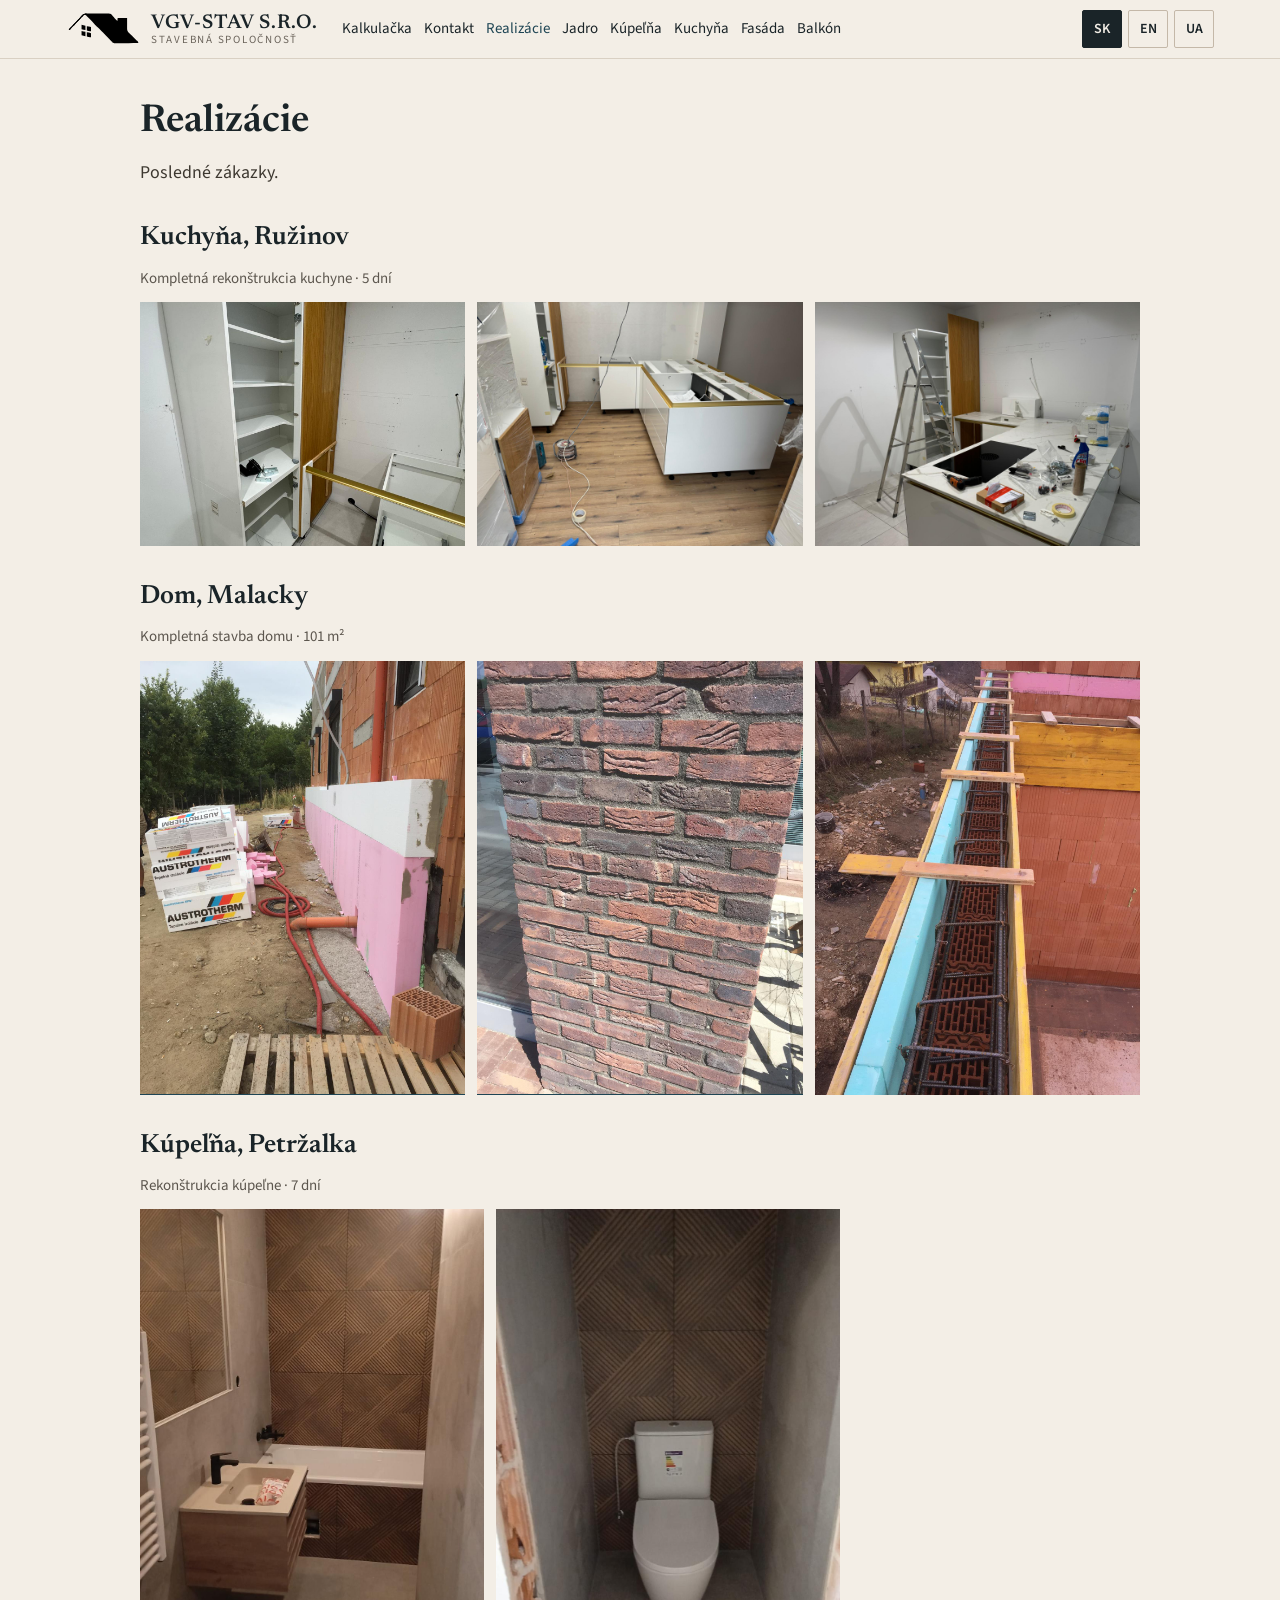
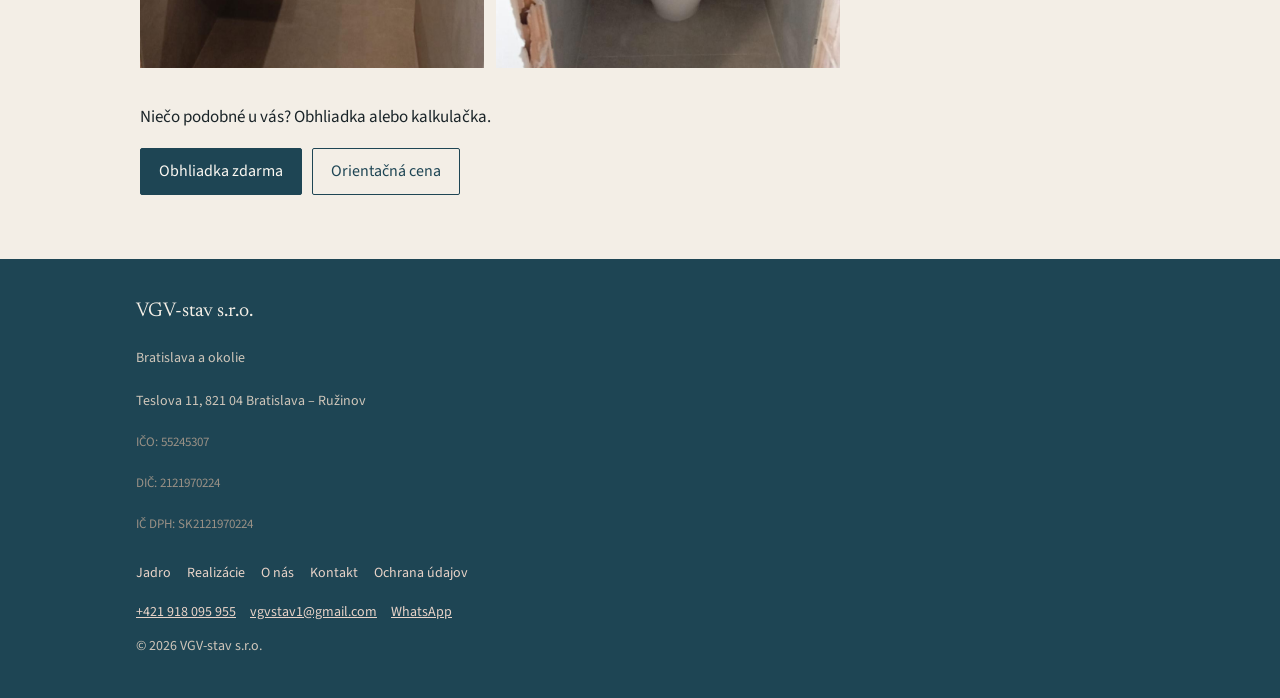
<file: gallery.html>
<!DOCTYPE html>
<html lang="sk">
<head>
  <meta charset="UTF-8">
  <meta http-equiv="refresh" content="0; url=realizacie.html">
  <link rel="canonical" href="realizacie.html">
  <title>Presmerovanie</title>
  <script>location.replace("realizacie.html");</script>
</head>
<body><p><a href="realizacie.html">Realizácie</a></p></body>
</html>
</file>
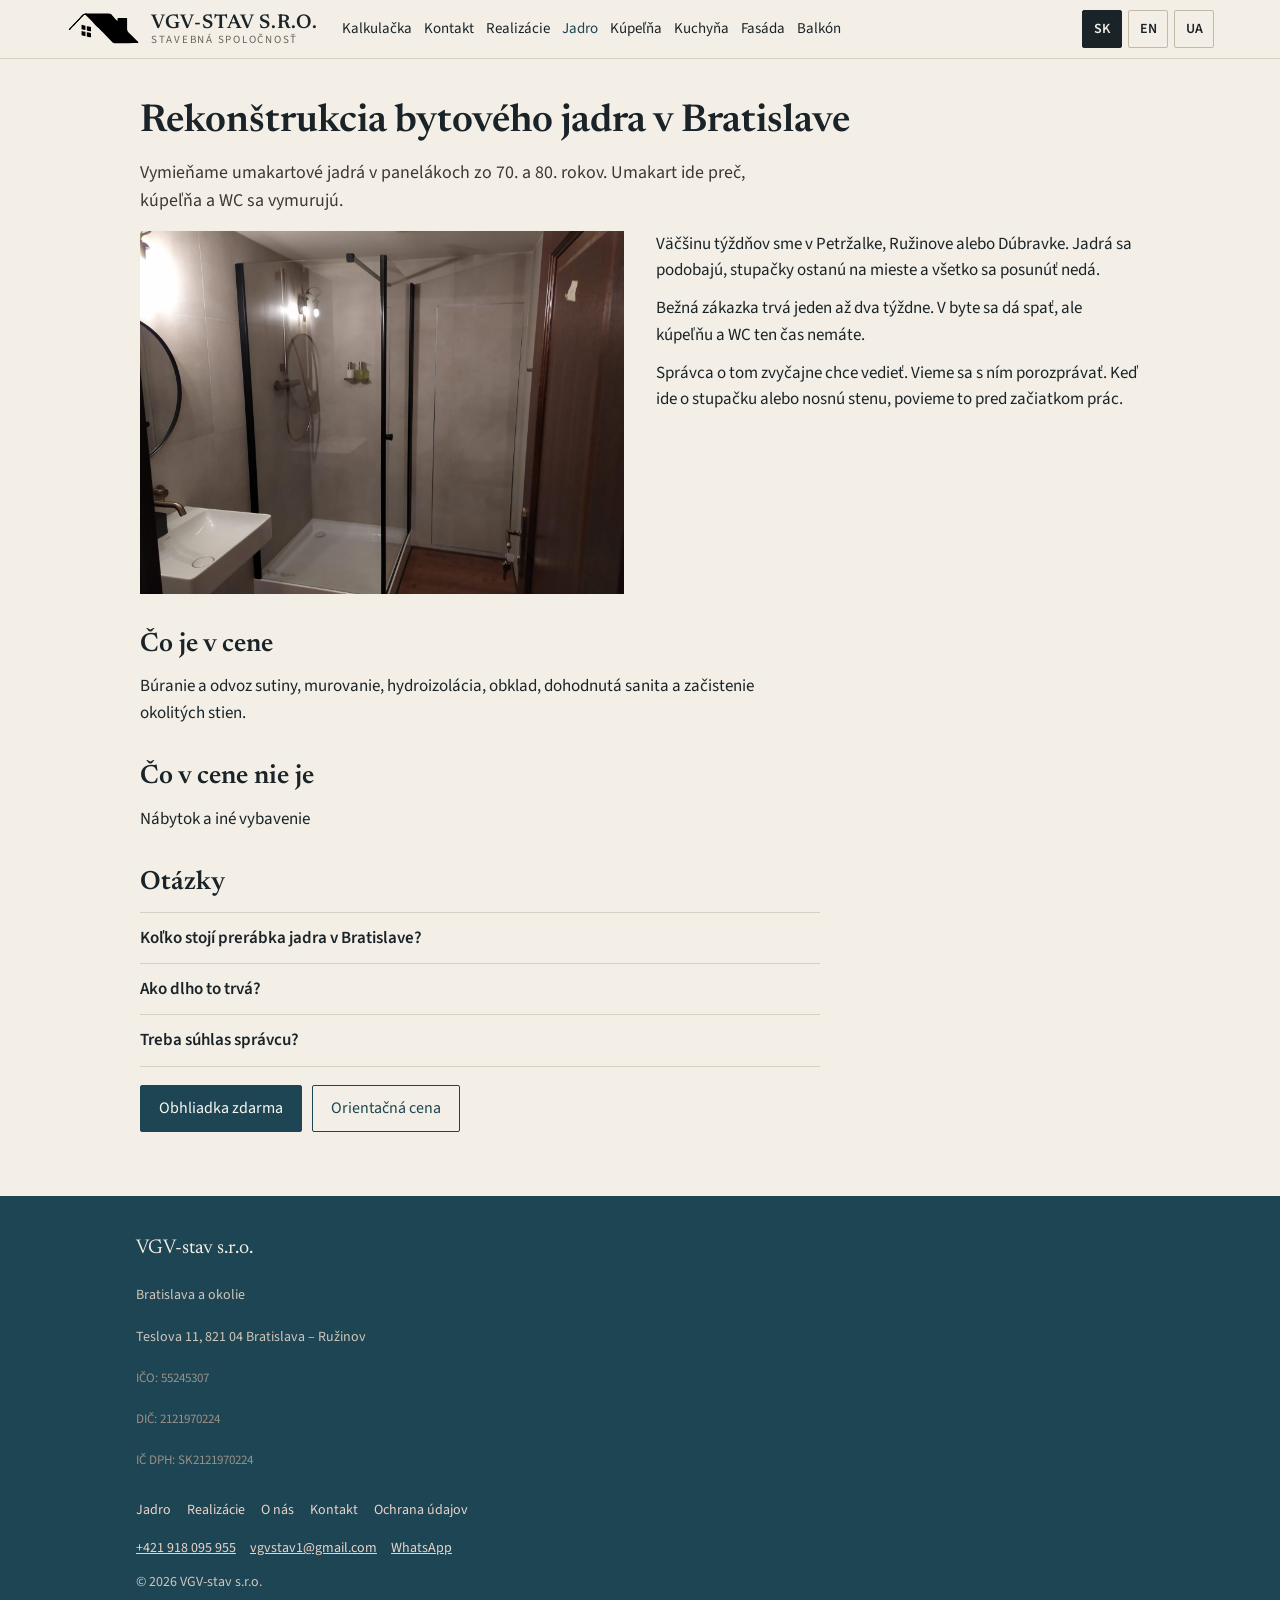
<file: jadro.html>
<!DOCTYPE html>
<html lang="sk">
<head>
  <meta charset="UTF-8">
  <meta name="viewport" content="width=device-width, initial-scale=1.0, viewport-fit=cover">
  <title>Rekonštrukcia bytového jadra Bratislava | VGV-stav</title>
  <meta name="description" content="Vymieňame umakartové jadrá v bratislavských panelákoch. Murovaná kúpeľňa a WC, zvyčajne jeden až dva týždne.">
  <meta property="og:title" content="Rekonštrukcia bytového jadra Bratislava | VGV-stav">
  <meta property="og:description" content="Vymieňame umakartové jadrá v bratislavských panelákoch. Murovaná kúpeľňa a WC, zvyčajne jeden až dva týždne.">
  <link rel="canonical" href="jadro.html">
  <link rel="preconnect" href="https://fonts.googleapis.com">
  <link rel="preconnect" href="https://fonts.gstatic.com" crossorigin>
  <link href="https://fonts.googleapis.com/css2?family=Newsreader:opsz,wght@6..72,500;6..72,600&family=Source+Sans+3:ital,wght@0,400;0,600;0,700;1,400&display=swap" rel="stylesheet">
  <link rel="stylesheet" href="styles.css">
  <script type="application/ld+json">
  {
    "@context": "https://schema.org",
    "@type": "FAQPage",
    "mainEntity": [
      {
        "@type": "Question",
        "name": "Koľko stojí prerábka jadra v Bratislave?",
        "acceptedAnswer": {
          "@type": "Answer",
          "text": "Bežné panelákové jadro je často niekde medzi 6 500 a 12 000 €, podľa veľkosti a vybavenia."
        }
      },
      {
        "@type": "Question",
        "name": "Ako dlho to trvá?",
        "acceptedAnswer": {
          "@type": "Answer",
          "text": "Jeden až dva týždne. Pri komplikovaných prípadoch sa doba môže predĺžiť."
        }
      },
      {
        "@type": "Question",
        "name": "Treba súhlas správcu?",
        "acceptedAnswer": {
          "@type": "Answer",
          "text": "Pri jadre je zvyčajne potrebné aspoň ohlásenie. V iných prípadoch je potrebná písomná dohoda."
        }
      }
    ]
  }
  </script>
</head>
<body data-page="jadro">
  <header>
    <div class="wrap">
      <button type="button" class="menu-toggle" aria-label="Otvoriť menu" aria-expanded="false" aria-controls="side-nav" data-i18n-attr="aria-label:aria.openMenu">
        <span class="burger-line"></span><span class="burger-line"></span><span class="burger-line"></span>
      </button>
      <a class="logo" href="index.html">
        <img class="logo-img" src="images/logo.svg" alt="" width="270" height="130">
        <span class="logo-text">
          <span data-site="name">VGV-stav s.r.o.</span>
          <span data-i18n="logo.tagline">stavebná spoločnosť</span>
        </span>
      </a>
      <nav class="desk-nav">
        <a href="odhad.html" data-i18n="nav.odhad">Kalkulačka</a>
        <a href="kontakt.html" data-i18n="nav.contact">Kontakt</a>
        <a href="realizacie.html" data-i18n="nav.realizacie">Realizácie</a>
        <a href="jadro.html" data-i18n="nav.jadro">Jadro</a>
        <a href="kupelna.html" data-i18n="nav.kupelna">Kúpeľňa</a>
        <a href="kuchyna.html" data-i18n="nav.kuchyna">Kuchyňa</a>
        <a href="fasada.html" data-i18n="nav.fasada">Fasáda</a>
        <a href="balkon.html" data-i18n="nav.balkon">Balkón</a>
      </nav>
      <div class="lang-buttons desk-lang">
        <button type="button" class="lang-btn" data-lang="sk" aria-pressed="true">SK</button>
        <button type="button" class="lang-btn" data-lang="en" aria-pressed="false">EN</button>
        <button type="button" class="lang-btn" data-lang="uk" aria-pressed="false">UA</button>
      </div>
    </div>
  </header>

  <div class="nav-overlay" id="nav-overlay" hidden></div>
  <aside class="side-nav" id="side-nav" aria-hidden="true">
    <div class="side-nav-header">
      <span class="side-nav-title"><img class="logo-img" src="images/logo.svg" alt="" width="270" height="130"><span data-site="name">VGV-stav s.r.o.</span></span>
      <button type="button" class="menu-close" aria-label="Zavrieť menu" data-i18n-attr="aria-label:aria.closeMenu">&times;</button>
    </div>
    <nav>
      <a href="index.html" data-i18n="nav.home">Úvod</a>
      <a href="odhad.html" data-i18n="nav.odhad">Kalkulačka</a>
      <a href="realizacie.html" data-i18n="nav.realizacie">Realizácie</a>
      <a href="jadro.html" data-i18n="nav.jadro">Jadro</a>
      <a href="kupelna.html" data-i18n="nav.kupelna">Kúpeľňa</a>
      <a href="kuchyna.html" data-i18n="nav.kuchyna">Kuchyňa</a>
      <a href="fasada.html" data-i18n="nav.fasada">Fasáda</a>
      <a href="balkon.html" data-i18n="nav.balkon">Balkón</a>
      <a href="o-nas.html" data-i18n="nav.about">O nás</a>
      <a href="kontakt.html" data-i18n="nav.contact">Kontakt</a>
    </nav>
    <div class="lang-switcher">
      <span class="lang-label" data-i18n="lang.label">Jazyk</span>
      <div class="lang-buttons">
        <button type="button" class="lang-btn" data-lang="sk" aria-pressed="true">SK</button>
        <button type="button" class="lang-btn" data-lang="en" aria-pressed="false">EN</button>
        <button type="button" class="lang-btn" data-lang="uk" aria-pressed="false">UA</button>
      </div>
    </div>
  </aside>

  <main>
    <h1 data-i18n="jadro.title">Rekonštrukcia bytového jadra v Bratislave</h1>
    <p class="lede" data-i18n="jadro.lede">
      Vymieňame umakartové jadrá v panelákoch zo 70. a 80. rokov. Umakart ide preč, kúpeľňa a WC sa vymurujú.
    </p>

    <div class="split">
      <div class="photo-frame">
        <img src="images/projekty/jadro.jpeg" alt="Rekonštrukcia bytového jadra" width="1600" height="1200">
      </div>
      <div>
        <p data-i18n="jadro.p1">Väčšinu týždňov sme v Petržalke, Ružinove alebo Dúbravke. Jadrá sa podobajú, stupačky ostanú na mieste a všetko sa posunúť nedá.</p>
        <p data-i18n="jadro.p2">Bežná zákazka trvá jeden až dva týždne. V byte sa dá spať, ale kúpeľňu a WC ten čas nemáte.</p>
        <p data-i18n="jadro.p3">Správca o tom zvyčajne chce vedieť. Vieme sa s ním porozprávať. Keď ide o stupačku alebo nosnú stenu, povieme to pred začiatkom prác.</p>
      </div>
    </div>

    <h2 data-i18n="jadro.in.title">Čo je v cene</h2>
    <p class="narrow" data-i18n="jadro.in">Búranie a odvoz sutiny, murovanie, hydroizolácia, obklad, dohodnutá sanita a začistenie okolitých stien.</p>
    <h2 data-i18n="jadro.out.title">Čo v cene nie je</h2>
    <p class="narrow" data-i18n="jadro.out">Nábytok a iné vybavenie</p>

    <h2 data-i18n="jadro.faq.title">Otázky</h2>
    <div class="faq">
      <details>
        <summary data-i18n="jadro.q1">Koľko stojí prerábka jadra v Bratislave?</summary>
        <p data-i18n="jadro.a1">Bežné panelákové jadro je často niekde medzi 6 500 a 12 000 €, podľa veľkosti a vybavenia.</p>
      </details>
      <details>
        <summary data-i18n="jadro.q2">Ako dlho to trvá?</summary>
        <p data-i18n="jadro.a2">Jeden až dva týždne. Pri komplikovaných prípadoch sa doba môže predĺžiť. </p>
      </details>
      <details>
        <summary data-i18n="jadro.q3">Treba súhlas správcu?</summary>
        <p data-i18n="jadro.a3">Pri jadre je zvyčajne potrebné aspoň ohlásenie. V iných prípadoch je potrebná písomná dohoda</p>
      </details>
    </div>

    <div class="cta-row">
      <a class="btn" href="kontakt.html" data-i18n="cta.visit">Obhliadka zdarma</a>
      <a class="btn btn-secondary" href="odhad.html" data-i18n="cta.estimate">Orientačná cena</a>
    </div>
  </main>

  <footer>
    <div class="wrap">
      <div class="footer-top">
        <p class="footer-name" data-site="legal-name">VGV-stav s.r.o.</p>
        <p data-site="city">Bratislava a okolie</p>
        <p data-site="address" hidden></p>
        <p class="footer-legal" data-site="ico-row" hidden>IČO: <span data-site="ico"></span></p>
        <p class="footer-legal" data-site="dic-row" hidden>DIČ: <span data-site="dic"></span></p>
        <p class="footer-legal" data-site="icdph-row" hidden>IČ DPH: <span data-site="icdph"></span></p>
        <p class="footer-legal" data-site="register" hidden></p>
      </div>
      <nav class="footer-nav">
        <a href="jadro.html" data-i18n="nav.jadro">Jadro</a>
        <a href="realizacie.html" data-i18n="nav.realizacie">Realizácie</a>
        <a href="o-nas.html" data-i18n="nav.about">O nás</a>
        <a href="kontakt.html" data-i18n="nav.contact">Kontakt</a>
        <a href="ochrana-udajov.html" data-i18n="nav.privacy">Ochrana údajov</a>
      </nav>
      <p class="footer-links">
        <a data-site="phone" hidden></a>
        <a data-site="email" hidden></a>
        <a data-site="whatsapp" data-i18n="cta.whatsapp" hidden>WhatsApp</a>
      </p>
      <p data-i18n="footer.rights">© 2026 VGV-stav s.r.o.</p>
    </div>
  </footer>

  <div class="sticky-cta">
    <a class="btn" data-site="phone" data-needs-phone data-i18n="cta.call" hidden>Zavolaje nám</a>
    <a class="btn" href="kontakt.html" data-fallback-write data-i18n="cta.write">Napísať</a>
    <a class="btn btn-secondary" href="odhad.html" data-i18n="cta.estimate">Orientačná cena</a>
  </div>

  <script src="site-config.js"></script>
  <script src="script.js"></script>
</body>
</html>
</file>
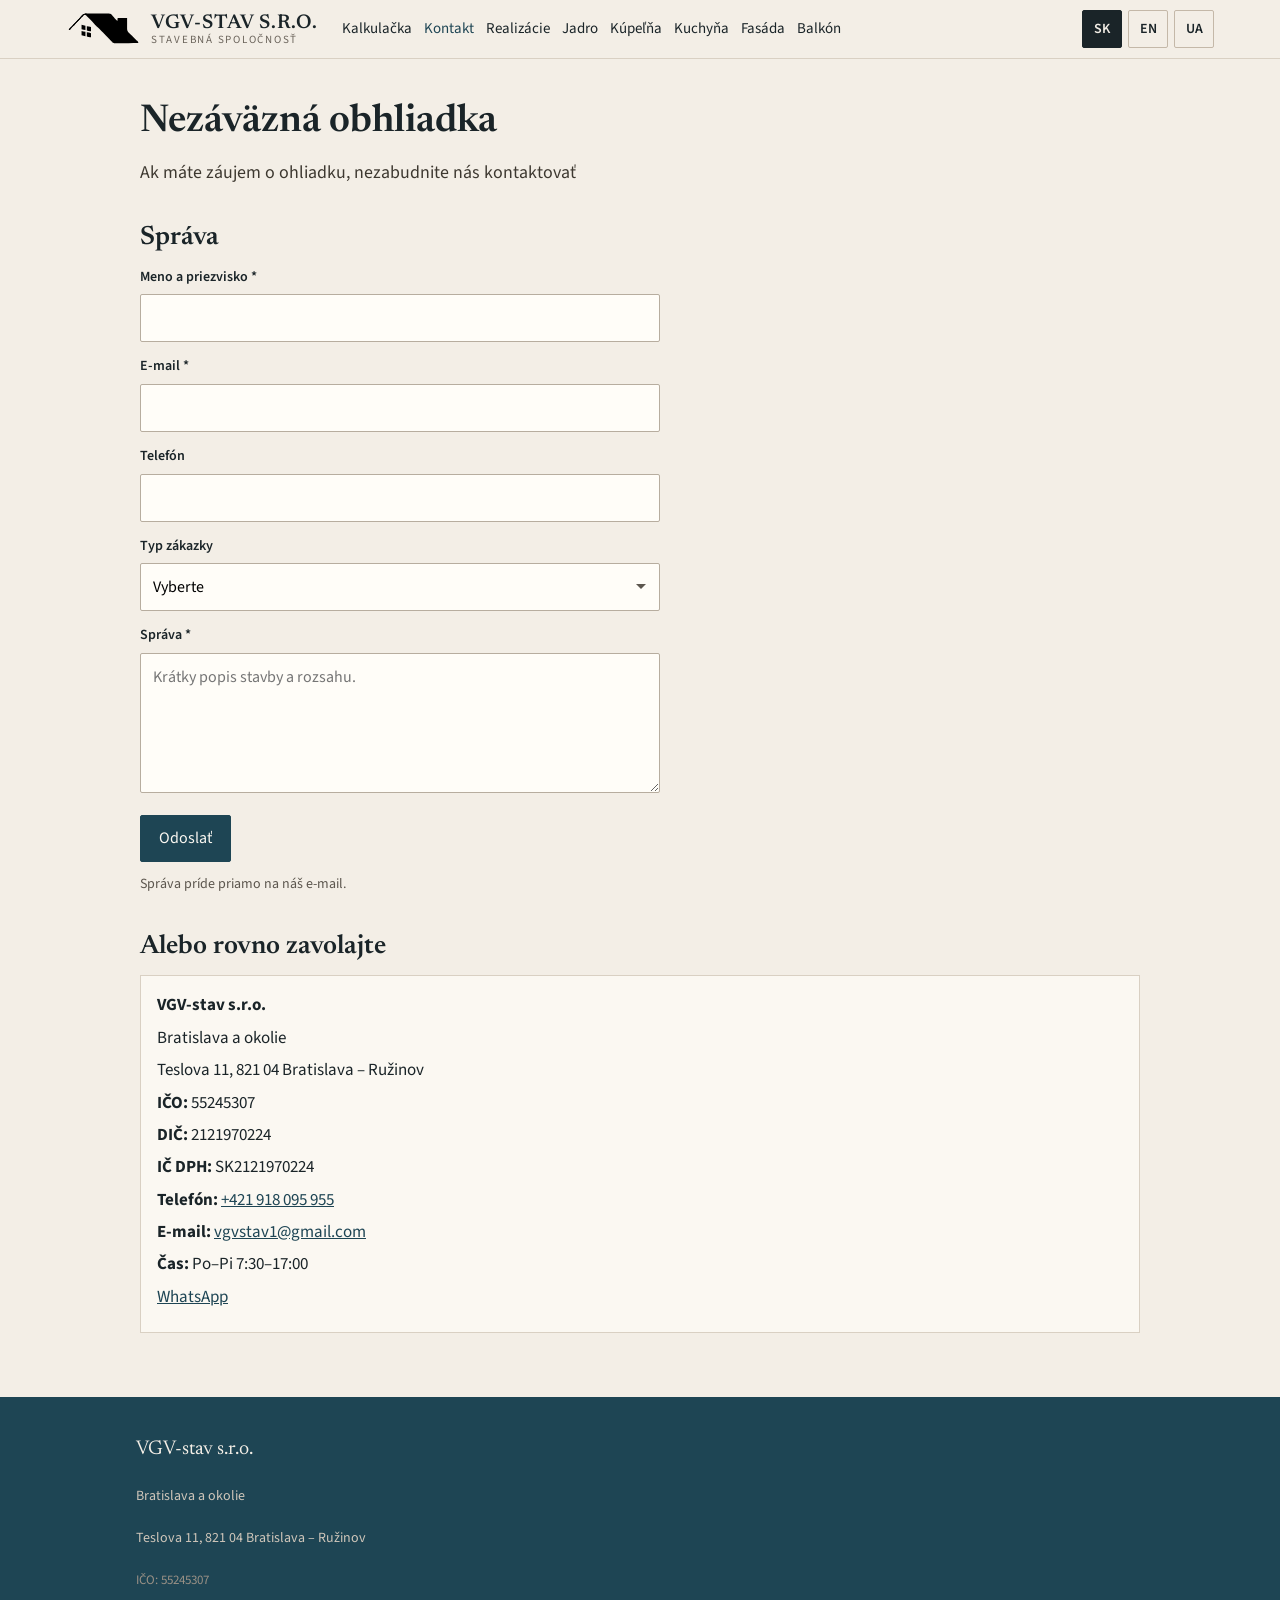
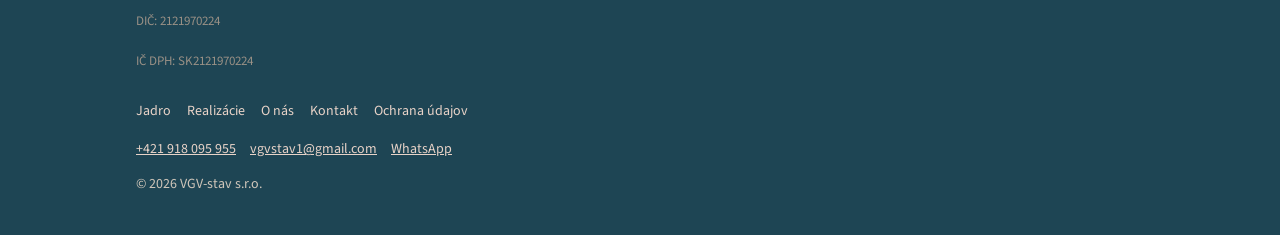
<file: kontakt.html>
<!DOCTYPE html>
<html lang="sk">
<head>
  <meta charset="UTF-8">
  <meta name="viewport" content="width=device-width, initial-scale=1.0, viewport-fit=cover">
  <title>Kontakt | VGV-stav, Bratislava</title>
  <meta name="description" content="Dohodnite si obhliadku v Bratislave zdarma. Telefón, WhatsApp alebo správa.">
  <meta property="og:title" content="Kontakt | VGV-stav, Bratislava">
  <meta property="og:description" content="Dohodnite si obhliadku v Bratislave zdarma. Telefón, WhatsApp alebo správa.">
  <link rel="canonical" href="kontakt.html">
  <link rel="preconnect" href="https://fonts.googleapis.com">
  <link rel="preconnect" href="https://fonts.gstatic.com" crossorigin>
  <link href="https://fonts.googleapis.com/css2?family=Newsreader:opsz,wght@6..72,500;6..72,600&family=Source+Sans+3:ital,wght@0,400;0,600;0,700;1,400&display=swap" rel="stylesheet">
  <link rel="stylesheet" href="styles.css">
</head>
<body data-page="contact">
  <header>
    <div class="wrap">
      <button type="button" class="menu-toggle" aria-label="Otvoriť menu" aria-expanded="false" aria-controls="side-nav" data-i18n-attr="aria-label:aria.openMenu">
        <span class="burger-line"></span><span class="burger-line"></span><span class="burger-line"></span>
      </button>
      <a class="logo" href="index.html">
        <img class="logo-img" src="images/logo.svg" alt="" width="270" height="130">
        <span class="logo-text">
          <span data-site="name">VGV-stav s.r.o.</span>
          <span data-i18n="logo.tagline">stavebná spoločnosť</span>
        </span>
      </a>
      <nav class="desk-nav">
        <a href="odhad.html" data-i18n="nav.odhad">Kalkulačka</a>
        <a href="kontakt.html" data-i18n="nav.contact">Kontakt</a>
        <a href="realizacie.html" data-i18n="nav.realizacie">Realizácie</a>
        <a href="jadro.html" data-i18n="nav.jadro">Jadro</a>
        <a href="kupelna.html" data-i18n="nav.kupelna">Kúpeľňa</a>
        <a href="kuchyna.html" data-i18n="nav.kuchyna">Kuchyňa</a>
        <a href="fasada.html" data-i18n="nav.fasada">Fasáda</a>
        <a href="balkon.html" data-i18n="nav.balkon">Balkón</a>
      </nav>
      <div class="lang-buttons desk-lang">
        <button type="button" class="lang-btn" data-lang="sk" aria-pressed="true">SK</button>
        <button type="button" class="lang-btn" data-lang="en" aria-pressed="false">EN</button>
        <button type="button" class="lang-btn" data-lang="uk" aria-pressed="false">UA</button>
      </div>
    </div>
  </header>

  <div class="nav-overlay" id="nav-overlay" hidden></div>
  <aside class="side-nav" id="side-nav" aria-hidden="true">
    <div class="side-nav-header">
      <span class="side-nav-title"><img class="logo-img" src="images/logo.svg" alt="" width="270" height="130"><span data-site="name">VGV-stav s.r.o.</span></span>
      <button type="button" class="menu-close" aria-label="Zavrieť menu" data-i18n-attr="aria-label:aria.closeMenu">&times;</button>
    </div>
    <nav>
      <a href="index.html" data-i18n="nav.home">Úvod</a>
      <a href="odhad.html" data-i18n="nav.odhad">Kalkulačka</a>
      <a href="realizacie.html" data-i18n="nav.realizacie">Realizácie</a>
      <a href="jadro.html" data-i18n="nav.jadro">Jadro</a>
      <a href="kupelna.html" data-i18n="nav.kupelna">Kúpeľňa</a>
      <a href="kuchyna.html" data-i18n="nav.kuchyna">Kuchyňa</a>
      <a href="fasada.html" data-i18n="nav.fasada">Fasáda</a>
      <a href="balkon.html" data-i18n="nav.balkon">Balkón</a>
      <a href="o-nas.html" data-i18n="nav.about">O nás</a>
      <a href="kontakt.html" data-i18n="nav.contact">Kontakt</a>
    </nav>
    <div class="lang-switcher">
      <span class="lang-label" data-i18n="lang.label">Jazyk</span>
      <div class="lang-buttons">
        <button type="button" class="lang-btn" data-lang="sk" aria-pressed="true">SK</button>
        <button type="button" class="lang-btn" data-lang="en" aria-pressed="false">EN</button>
        <button type="button" class="lang-btn" data-lang="uk" aria-pressed="false">UA</button>
      </div>
    </div>
  </aside>

  <main>
    <h1 data-i18n="contact.title">Nezáväzná obhliadka</h1>
    <p class="lede" data-i18n="contact.intro">
      Ak máte záujem o ohliadku, nezabudnite nás kontaktovať
    </p>

    <h2 data-i18n="contact.form.title">Správa</h2>
    <div id="form-msg" class="form-msg" role="status"></div>
    <form id="contact-form" action="#" method="post" novalidate>
      <div class="field">
        <label for="name" data-i18n="contact.label.name">Meno a priezvisko *</label>
        <input type="text" id="name" name="name" required autocomplete="name" aria-describedby="name-error">
        <p class="field-error" id="name-error" hidden></p>
      </div>
      <div class="field">
        <label for="email" data-i18n="contact.label.email">E-mail *</label>
        <input type="email" id="email" name="email" required autocomplete="email" aria-describedby="email-error">
        <p class="field-error" id="email-error" hidden></p>
      </div>
      <div class="field">
        <label for="phone" data-i18n="contact.label.phone">Telefón</label>
        <input type="tel" id="phone" name="phone" autocomplete="tel" inputmode="tel" aria-describedby="phone-error">
        <p class="field-error" id="phone-error" hidden></p>
      </div>
      <div class="field">
        <label for="project" data-i18n="contact.label.project">Typ zákazky</label>
        <select id="project" name="project">
          <option value="" data-i18n="contact.option.select">Vyberte</option>
          <option value="Bathroom core" data-i18n="contact.option.jadro">Bytové jadro</option>
          <option value="Kitchen remodel" data-i18n="contact.option.kitchen">Kuchyňa</option>
          <option value="Bathroom renovation" data-i18n="contact.option.bath">Kúpeľňa</option>
          <option value="Facade" data-i18n="contact.option.fasada">Fasáda</option>
          <option value="Balcony reconstruction" data-i18n="contact.option.balkon">Balkón</option>
          <option value="Full reconstruction" data-i18n="contact.option.full">Celý byt</option>
          <option value="Addition / structural" data-i18n="contact.option.addition">Dom / konštrukcia</option>
          <option value="Other" data-i18n="contact.option.other">Niečo iné</option>
        </select>
      </div>
      <div class="field">
        <label for="message" data-i18n="contact.label.message">Správa *</label>
        <textarea id="message" name="message" required aria-describedby="message-error" data-i18n-attr="placeholder:contact.placeholder.message" placeholder="Mestská časť, panel alebo tehla, zhruba čo chcete. Foto môže prísť neskôr."></textarea>
        <p class="field-error" id="message-error" hidden></p>
      </div>
      <button type="submit" class="btn" data-i18n="contact.submit">Odoslať</button>
      <p class="form-note" data-i18n="contact.note">Správa príde priamo na náš e-mail.</p>
    </form>

    <h2 data-i18n="contact.other.title">Alebo rovno zavolajte</h2>
    <div class="contact-box">
      <p><strong data-site="legal-name">VGV-stav s.r.o.</strong></p>
      <p data-site="city">Bratislava a okolie</p>
      <p data-site="address" hidden></p>
      <p data-site="ico-row" hidden><strong data-i18n="contact.ico">IČO:</strong> <span data-site="ico"></span></p>
      <p data-site="dic-row" hidden><strong data-i18n="contact.dic">DIČ:</strong> <span data-site="dic"></span></p>
      <p data-site="icdph-row" hidden><strong data-i18n="contact.icdph">IČ DPH:</strong> <span data-site="icdph"></span></p>
      <p data-site="register" hidden></p>
      <p data-needs-phone hidden><strong data-i18n="contact.phone">Telefón:</strong> <a data-site="phone"></a></p>
      <p data-needs-email hidden><strong data-i18n="contact.email">E-mail:</strong> <a data-site="email"></a></p>
      <p><strong data-i18n="contact.hours">Čas:</strong> <span data-site-hours></span></p>
      <p><a data-site="whatsapp" data-i18n="cta.whatsapp" hidden>WhatsApp</a></p>
    </div>
  </main>

  <footer>
    <div class="wrap">
      <div class="footer-top">
        <p class="footer-name" data-site="legal-name">VGV-stav s.r.o.</p>
        <p data-site="city">Bratislava a okolie</p>
        <p data-site="address" hidden></p>
        <p class="footer-legal" data-site="ico-row" hidden>IČO: <span data-site="ico"></span></p>
        <p class="footer-legal" data-site="dic-row" hidden>DIČ: <span data-site="dic"></span></p>
        <p class="footer-legal" data-site="icdph-row" hidden>IČ DPH: <span data-site="icdph"></span></p>
        <p class="footer-legal" data-site="register" hidden></p>
      </div>
      <nav class="footer-nav">
        <a href="jadro.html" data-i18n="nav.jadro">Jadro</a>
        <a href="realizacie.html" data-i18n="nav.realizacie">Realizácie</a>
        <a href="o-nas.html" data-i18n="nav.about">O nás</a>
        <a href="kontakt.html" data-i18n="nav.contact">Kontakt</a>
        <a href="ochrana-udajov.html" data-i18n="nav.privacy">Ochrana údajov</a>
      </nav>
      <p class="footer-links">
        <a data-site="phone" hidden></a>
        <a data-site="email" hidden></a>
        <a data-site="whatsapp" data-i18n="cta.whatsapp" hidden>WhatsApp</a>
      </p>
      <p data-i18n="footer.rights">© 2026 VGV-stav s.r.o.</p>
    </div>
  </footer>
  <div class="sticky-cta">
    <a class="btn" data-site="phone" data-needs-phone data-i18n="cta.call" hidden>Zavolaje nám</a>
    <a class="btn" href="#contact-form" data-fallback-write data-i18n="cta.write">Napísať</a>
    <a class="btn btn-secondary" href="odhad.html" data-i18n="cta.estimate">Orientačná cena</a>
  </div>
  <script src="site-config.js"></script>
  <script src="script.js"></script>
</body>
</html>
</file>
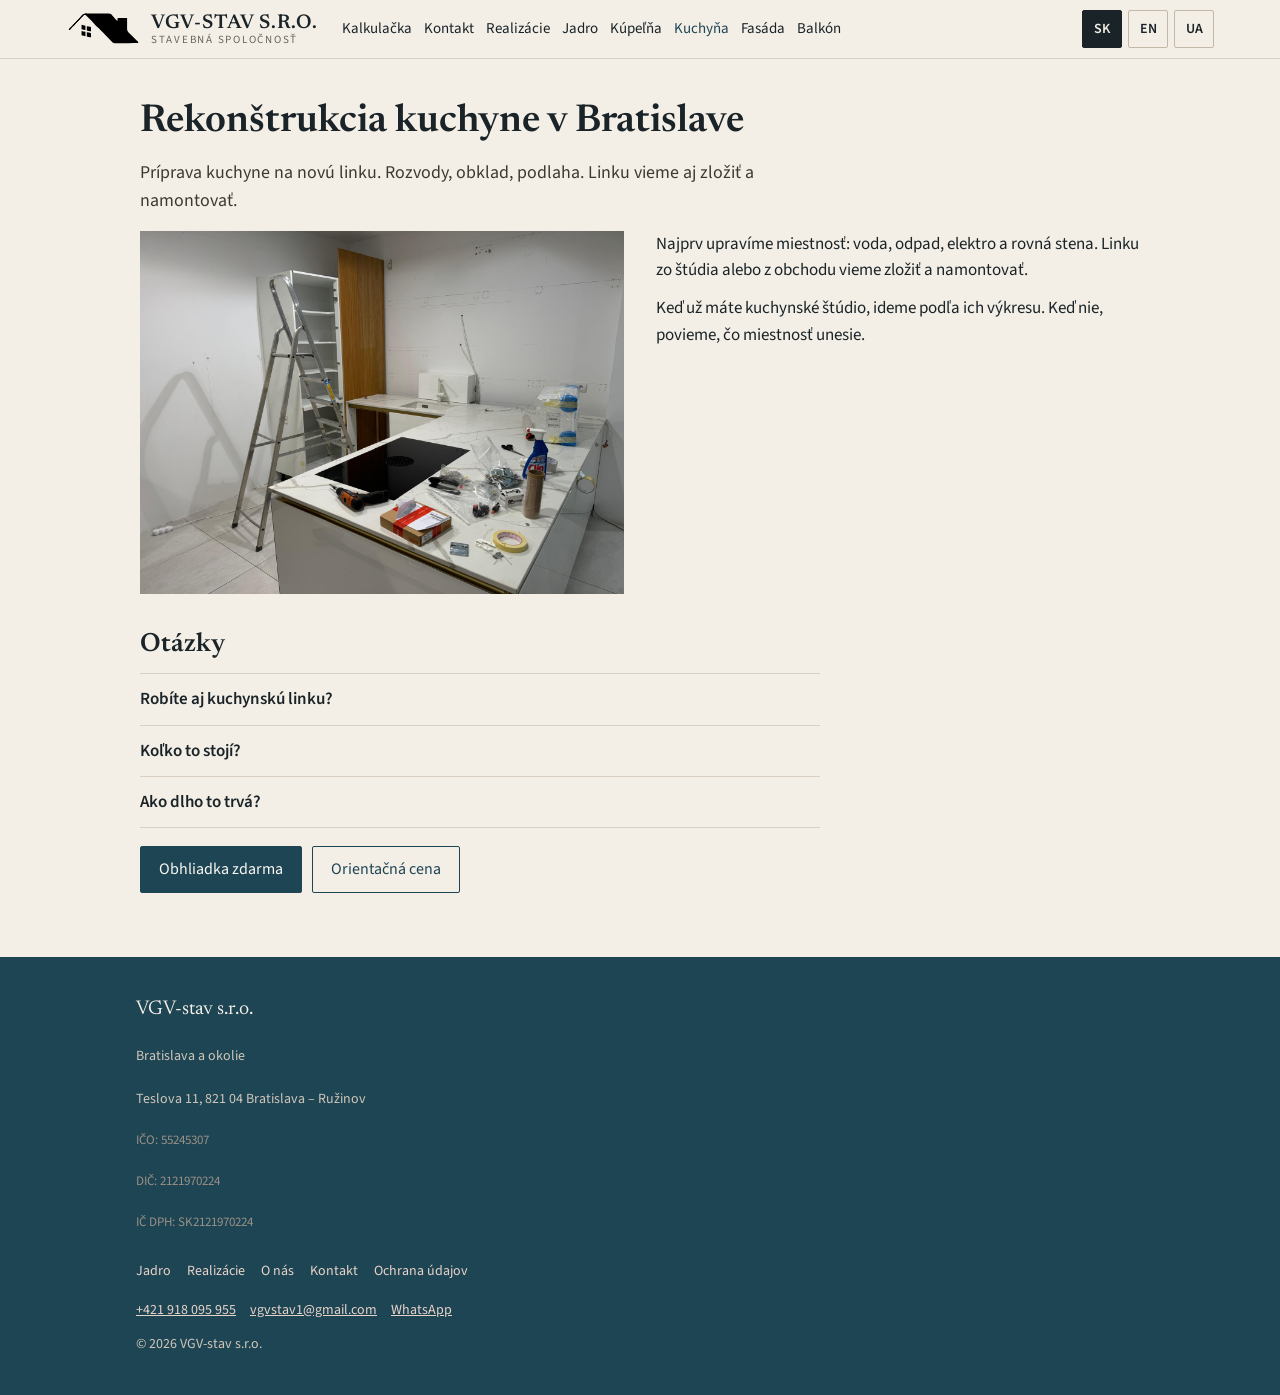
<file: kuchyna.html>
<!DOCTYPE html>
<html lang="sk">
<head>
  <meta charset="UTF-8">
  <meta name="viewport" content="width=device-width, initial-scale=1.0, viewport-fit=cover">
  <title>Rekonštrukcia kuchyne Bratislava | VGV-stav</title>
  <meta name="description" content="Rekonštrukcie kuchýň v Bratislave. Rozvody, obklad a príprava pre novú linku.">
  <meta property="og:title" content="Rekonštrukcia kuchyne Bratislava | VGV-stav">
  <meta property="og:description" content="Rekonštrukcie kuchýň v Bratislave. Rozvody, obklad a príprava pre novú linku.">
  <link rel="canonical" href="kuchyna.html">
  <link rel="preconnect" href="https://fonts.googleapis.com">
  <link rel="preconnect" href="https://fonts.gstatic.com" crossorigin>
  <link href="https://fonts.googleapis.com/css2?family=Newsreader:opsz,wght@6..72,500;6..72,600&family=Source+Sans+3:ital,wght@0,400;0,600;0,700;1,400&display=swap" rel="stylesheet">
  <link rel="stylesheet" href="styles.css">
  <script type="application/ld+json">
  {
    "@context": "https://schema.org",
    "@type": "FAQPage",
    "mainEntity": [
      {
        "@type": "Question",
        "name": "Robíte aj kuchynskú linku?",
        "acceptedAnswer": {
          "@type": "Answer",
          "text": "Áno, zložíme ju a namontujeme. Linku na mieru nerobíme. Keď ju máte zo štúdia alebo z obchodu, poskladáme ju."
        }
      },
      {
        "@type": "Question",
        "name": "Koľko to stojí?",
        "acceptedAnswer": {
          "@type": "Answer",
          "text": "Každá kuchyňa je iná. Napíšte nám a cenu povieme po obhliadke."
        }
      },
      {
        "@type": "Question",
        "name": "Ako dlho to trvá?",
        "acceptedAnswer": {
          "@type": "Answer",
          "text": "Stavebná práca trvá týždeň. Montáž linky stihneme v tom istom termíne, keď ju máte pripravenú. Ďalšieho montážnika na linku netreba."
        }
      }
    ]
  }
  </script>
</head>
<body data-page="kuchyna">
  <header>
    <div class="wrap">
      <button type="button" class="menu-toggle" aria-label="Otvoriť menu" aria-expanded="false" aria-controls="side-nav" data-i18n-attr="aria-label:aria.openMenu">
        <span class="burger-line"></span><span class="burger-line"></span><span class="burger-line"></span>
      </button>
      <a class="logo" href="index.html">
        <img class="logo-img" src="images/logo.svg" alt="" width="270" height="130">
        <span class="logo-text">
          <span data-site="name">VGV-stav s.r.o.</span>
          <span data-i18n="logo.tagline">stavebná spoločnosť</span>
        </span>
      </a>
      <nav class="desk-nav">
        <a href="odhad.html" data-i18n="nav.odhad">Kalkulačka</a>
        <a href="kontakt.html" data-i18n="nav.contact">Kontakt</a>
        <a href="realizacie.html" data-i18n="nav.realizacie">Realizácie</a>
        <a href="jadro.html" data-i18n="nav.jadro">Jadro</a>
        <a href="kupelna.html" data-i18n="nav.kupelna">Kúpeľňa</a>
        <a href="kuchyna.html" data-i18n="nav.kuchyna">Kuchyňa</a>
        <a href="fasada.html" data-i18n="nav.fasada">Fasáda</a>
        <a href="balkon.html" data-i18n="nav.balkon">Balkón</a>
      </nav>
      <div class="lang-buttons desk-lang">
        <button type="button" class="lang-btn" data-lang="sk" aria-pressed="true">SK</button>
        <button type="button" class="lang-btn" data-lang="en" aria-pressed="false">EN</button>
        <button type="button" class="lang-btn" data-lang="uk" aria-pressed="false">UA</button>
      </div>
    </div>
  </header>

  <div class="nav-overlay" id="nav-overlay" hidden></div>
  <aside class="side-nav" id="side-nav" aria-hidden="true">
    <div class="side-nav-header">
      <span class="side-nav-title"><img class="logo-img" src="images/logo.svg" alt="" width="270" height="130"><span data-site="name">VGV-stav s.r.o.</span></span>
      <button type="button" class="menu-close" aria-label="Zavrieť menu" data-i18n-attr="aria-label:aria.closeMenu">&times;</button>
    </div>
    <nav>
      <a href="index.html" data-i18n="nav.home">Úvod</a>
      <a href="odhad.html" data-i18n="nav.odhad">Kalkulačka</a>
      <a href="realizacie.html" data-i18n="nav.realizacie">Realizácie</a>
      <a href="jadro.html" data-i18n="nav.jadro">Jadro</a>
      <a href="kupelna.html" data-i18n="nav.kupelna">Kúpeľňa</a>
      <a href="kuchyna.html" data-i18n="nav.kuchyna">Kuchyňa</a>
      <a href="fasada.html" data-i18n="nav.fasada">Fasáda</a>
      <a href="balkon.html" data-i18n="nav.balkon">Balkón</a>
      <a href="o-nas.html" data-i18n="nav.about">O nás</a>
      <a href="kontakt.html" data-i18n="nav.contact">Kontakt</a>
    </nav>
    <div class="lang-switcher">
      <span class="lang-label" data-i18n="lang.label">Jazyk</span>
      <div class="lang-buttons">
        <button type="button" class="lang-btn" data-lang="sk" aria-pressed="true">SK</button>
        <button type="button" class="lang-btn" data-lang="en" aria-pressed="false">EN</button>
        <button type="button" class="lang-btn" data-lang="uk" aria-pressed="false">UA</button>
      </div>
    </div>
  </aside>

  <main>
    <h1 data-i18n="kuchyna.title">Rekonštrukcia kuchyne v Bratislave</h1>
    <p class="lede" data-i18n="kuchyna.lede">Príprava kuchyne na novú linku. Rozvody, obklad, podlaha. Linku vieme aj zložiť a namontovať.</p>
    <div class="split">
      <div class="photo-frame">
        <img src="images/projekty/kuchyna.jpeg" alt="Rekonštrukcia kuchyne" width="1600" height="1200">
      </div>
      <div>
        <p data-i18n="kuchyna.p1">Najprv upravíme miestnosť: voda, odpad, elektro a rovná stena. Linku zo štúdia alebo z obchodu vieme zložiť a namontovať.</p>
        <p data-i18n="kuchyna.p2">Keď už máte kuchynské štúdio, ideme podľa ich výkresu. Keď nie, povieme, čo miestnosť unesie.</p>
      </div>
    </div>

    <h2 data-i18n="kuchyna.faq.title">Otázky</h2>
    <div class="faq">
      <details>
        <summary data-i18n="kuchyna.q1">Robíte aj kuchynskú linku?</summary>
        <p data-i18n="kuchyna.a1">Áno, zložíme ju a namontujeme. Linku na mieru nerobíme. Keď ju máte zo štúdia alebo z obchodu, poskladáme ju.</p>
      </details>
      <details>
        <summary data-i18n="kuchyna.q2">Koľko to stojí?</summary>
        <p data-i18n="kuchyna.a2">Každá kuchyňa je iná. Napíšte nám a cenu povieme po obhliadke.</p>
      </details>
      <details>
        <summary data-i18n="kuchyna.q3">Ako dlho to trvá?</summary>
        <p data-i18n="kuchyna.a3">Stavebná práca trvá týždeň. Montáž linky stihneme v tom istom termíne, keď ju máte pripravenú. Ďalšieho montážnika na linku netreba.</p>
      </details>
    </div>

    <div class="cta-row">
      <a class="btn" href="kontakt.html" data-i18n="cta.visit">Obhliadka zdarma</a>
      <a class="btn btn-secondary" href="odhad.html" data-i18n="cta.estimate">Orientačná cena</a>
    </div>
  </main>

  <footer>
    <div class="wrap">
      <div class="footer-top">
        <p class="footer-name" data-site="legal-name">VGV-stav s.r.o.</p>
        <p data-site="city">Bratislava a okolie</p>
        <p data-site="address" hidden></p>
        <p class="footer-legal" data-site="ico-row" hidden>IČO: <span data-site="ico"></span></p>
        <p class="footer-legal" data-site="dic-row" hidden>DIČ: <span data-site="dic"></span></p>
        <p class="footer-legal" data-site="icdph-row" hidden>IČ DPH: <span data-site="icdph"></span></p>
        <p class="footer-legal" data-site="register" hidden></p>
      </div>
      <nav class="footer-nav">
        <a href="jadro.html" data-i18n="nav.jadro">Jadro</a>
        <a href="realizacie.html" data-i18n="nav.realizacie">Realizácie</a>
        <a href="o-nas.html" data-i18n="nav.about">O nás</a>
        <a href="kontakt.html" data-i18n="nav.contact">Kontakt</a>
        <a href="ochrana-udajov.html" data-i18n="nav.privacy">Ochrana údajov</a>
      </nav>
      <p class="footer-links">
        <a data-site="phone" hidden></a>
        <a data-site="email" hidden></a>
        <a data-site="whatsapp" data-i18n="cta.whatsapp" hidden>WhatsApp</a>
      </p>
      <p data-i18n="footer.rights">© 2026 VGV-stav s.r.o.</p>
    </div>
  </footer>
  <div class="sticky-cta">
    <a class="btn" data-site="phone" data-needs-phone data-i18n="cta.call" hidden>Zavolaje nám</a>
    <a class="btn" href="kontakt.html" data-fallback-write data-i18n="cta.write">Napísať</a>
    <a class="btn btn-secondary" href="odhad.html" data-i18n="cta.estimate">Orientačná cena</a>
  </div>
  <script src="site-config.js"></script>
  <script src="script.js"></script>
</body>
</html>
</file>
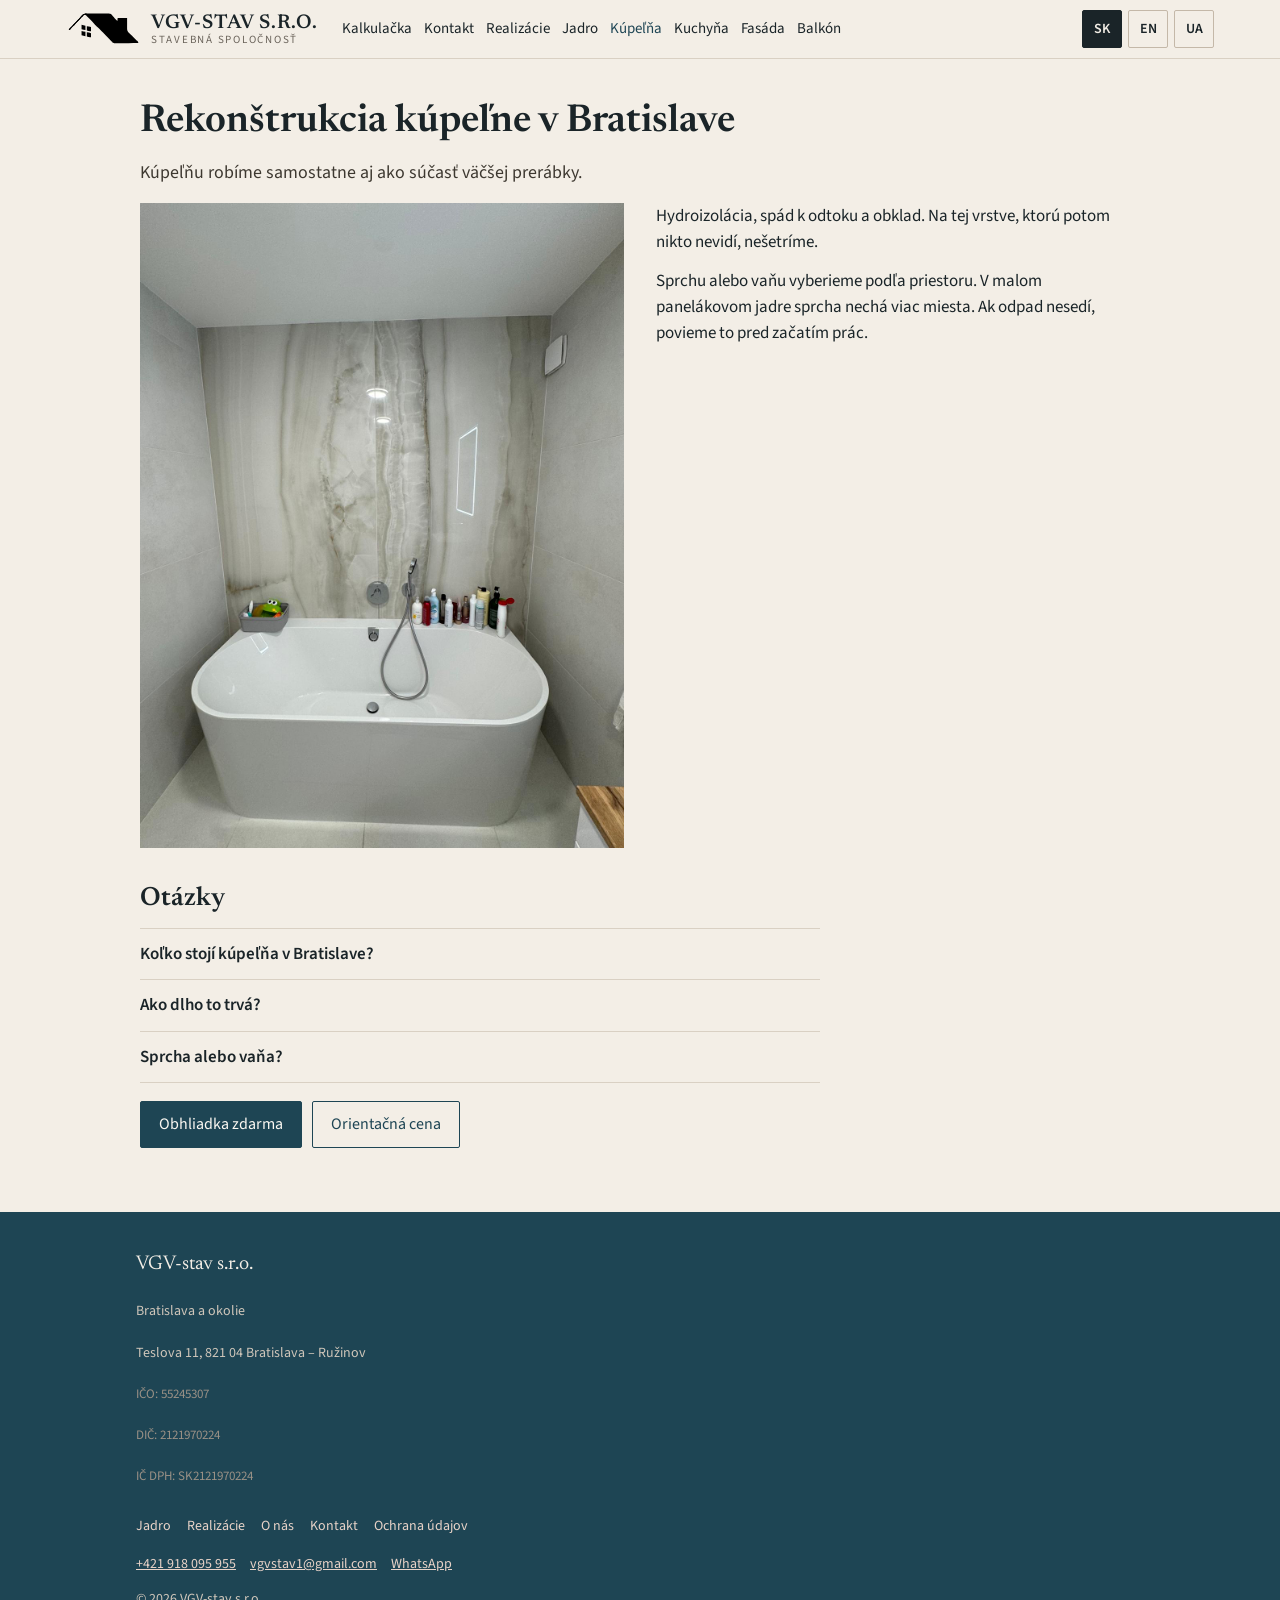
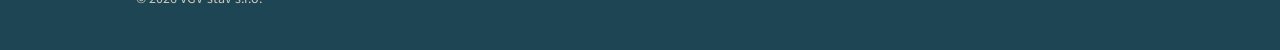
<file: kupelna.html>
<!DOCTYPE html>
<html lang="sk">
<head>
  <meta charset="UTF-8">
  <meta name="viewport" content="width=device-width, initial-scale=1.0, viewport-fit=cover">
  <title>Rekonštrukcia kúpeľne Bratislava | VGV-stav</title>
  <meta name="description" content="Kúpeľne na kľúč v Bratislave. Búranie, hydroizolácia, obklad, sanita.">
  <meta property="og:title" content="Rekonštrukcia kúpeľne Bratislava | VGV-stav">
  <meta property="og:description" content="Kúpeľne na kľúč v Bratislave. Búranie, hydroizolácia, obklad, sanita.">
  <link rel="canonical" href="kupelna.html">
  <link rel="preconnect" href="https://fonts.googleapis.com">
  <link rel="preconnect" href="https://fonts.gstatic.com" crossorigin>
  <link href="https://fonts.googleapis.com/css2?family=Newsreader:opsz,wght@6..72,500;6..72,600&family=Source+Sans+3:ital,wght@0,400;0,600;0,700;1,400&display=swap" rel="stylesheet">
  <link rel="stylesheet" href="styles.css">
  <script type="application/ld+json">
  {
    "@context": "https://schema.org",
    "@type": "FAQPage",
    "mainEntity": [
      {
        "@type": "Question",
        "name": "Koľko stojí kúpeľňa v Bratislave?",
        "acceptedAnswer": {
          "@type": "Answer",
          "text": "Bežná cena prerábky kúpeľne je často medzi 5 000 a 15 000 €, podľa veľkosti a vybavenia."
        }
      },
      {
        "@type": "Question",
        "name": "Ako dlho to trvá?",
        "acceptedAnswer": {
          "@type": "Answer",
          "text": "Jeden až dva týždne."
        }
      },
      {
        "@type": "Question",
        "name": "Sprcha alebo vaňa?",
        "acceptedAnswer": {
          "@type": "Answer",
          "text": "Záleží od preferencie majiteľa, voľného priestoru a umiestnenia rozvodov."
        }
      }
    ]
  }
  </script>
</head>
<body data-page="kupelna">
  <header>
    <div class="wrap">
      <button type="button" class="menu-toggle" aria-label="Otvoriť menu" aria-expanded="false" aria-controls="side-nav" data-i18n-attr="aria-label:aria.openMenu">
        <span class="burger-line"></span><span class="burger-line"></span><span class="burger-line"></span>
      </button>
      <a class="logo" href="index.html">
        <img class="logo-img" src="images/logo.svg" alt="" width="270" height="130">
        <span class="logo-text">
          <span data-site="name">VGV-stav s.r.o.</span>
          <span data-i18n="logo.tagline">stavebná spoločnosť</span>
        </span>
      </a>
      <nav class="desk-nav">
        <a href="odhad.html" data-i18n="nav.odhad">Kalkulačka</a>
        <a href="kontakt.html" data-i18n="nav.contact">Kontakt</a>
        <a href="realizacie.html" data-i18n="nav.realizacie">Realizácie</a>
        <a href="jadro.html" data-i18n="nav.jadro">Jadro</a>
        <a href="kupelna.html" data-i18n="nav.kupelna">Kúpeľňa</a>
        <a href="kuchyna.html" data-i18n="nav.kuchyna">Kuchyňa</a>
        <a href="fasada.html" data-i18n="nav.fasada">Fasáda</a>
        <a href="balkon.html" data-i18n="nav.balkon">Balkón</a>
      </nav>
      <div class="lang-buttons desk-lang">
        <button type="button" class="lang-btn" data-lang="sk" aria-pressed="true">SK</button>
        <button type="button" class="lang-btn" data-lang="en" aria-pressed="false">EN</button>
        <button type="button" class="lang-btn" data-lang="uk" aria-pressed="false">UA</button>
      </div>
    </div>
  </header>

  <div class="nav-overlay" id="nav-overlay" hidden></div>
  <aside class="side-nav" id="side-nav" aria-hidden="true">
    <div class="side-nav-header">
      <span class="side-nav-title"><img class="logo-img" src="images/logo.svg" alt="" width="270" height="130"><span data-site="name">VGV-stav s.r.o.</span></span>
      <button type="button" class="menu-close" aria-label="Zavrieť menu" data-i18n-attr="aria-label:aria.closeMenu">&times;</button>
    </div>
    <nav>
      <a href="index.html" data-i18n="nav.home">Úvod</a>
      <a href="odhad.html" data-i18n="nav.odhad">Kalkulačka</a>
      <a href="realizacie.html" data-i18n="nav.realizacie">Realizácie</a>
      <a href="jadro.html" data-i18n="nav.jadro">Jadro</a>
      <a href="kupelna.html" data-i18n="nav.kupelna">Kúpeľňa</a>
      <a href="kuchyna.html" data-i18n="nav.kuchyna">Kuchyňa</a>
      <a href="fasada.html" data-i18n="nav.fasada">Fasáda</a>
      <a href="balkon.html" data-i18n="nav.balkon">Balkón</a>
      <a href="o-nas.html" data-i18n="nav.about">O nás</a>
      <a href="kontakt.html" data-i18n="nav.contact">Kontakt</a>
    </nav>
    <div class="lang-switcher">
      <span class="lang-label" data-i18n="lang.label">Jazyk</span>
      <div class="lang-buttons">
        <button type="button" class="lang-btn" data-lang="sk" aria-pressed="true">SK</button>
        <button type="button" class="lang-btn" data-lang="en" aria-pressed="false">EN</button>
        <button type="button" class="lang-btn" data-lang="uk" aria-pressed="false">UA</button>
      </div>
    </div>
  </aside>

  <main>
    <h1 data-i18n="kupelna.title">Rekonštrukcia kúpeľne v Bratislave</h1>
    <p class="lede" data-i18n="kupelna.lede">Kúpeľňu robíme samostatne aj ako súčasť väčšej prerábky.</p>
    <div class="split">
      <div class="photo-frame photo-portrait">
        <img src="images/projekty/kupelna.jpeg" alt="Rekonštrukcia kúpeľne" width="1200" height="1600">
      </div>
      <div>
        <p data-i18n="kupelna.p1">Hydroizolácia, spád k odtoku a obklad. Na tej vrstve, ktorú potom nikto nevidí, nešetríme.</p>
        <p data-i18n="kupelna.p2">Sprchu alebo vaňu vyberieme podľa priestoru. V malom panelákovom jadre sprcha nechá viac miesta. Ak odpad nesedí, povieme to pred začatím prác.</p>
      </div>
    </div>

    <h2 data-i18n="kupelna.faq.title">Otázky</h2>
    <div class="faq">
      <details>
        <summary data-i18n="kupelna.q1">Koľko stojí kúpeľňa v Bratislave?</summary>
        <p data-i18n="kupelna.a1">Bežná cena prerábky kúpeľne je často medzi 5 000 a 15 000 €, podľa veľkosti a vybavenia.</p>
      </details>
      <details>
        <summary data-i18n="kupelna.q2">Ako dlho to trvá?</summary>
        <p data-i18n="kupelna.a2">Jeden až dva týždne.</p>
      </details>
      <details>
        <summary data-i18n="kupelna.q3">Sprcha alebo vaňa?</summary>
        <p data-i18n="kupelna.a3">Záleží od preferencie majiteľa, voľného priestoru a umiestnenia rozvodov.</p>
      </details>
    </div>

    <div class="cta-row">
      <a class="btn" href="kontakt.html" data-i18n="cta.visit">Obhliadka zdarma</a>
      <a class="btn btn-secondary" href="odhad.html" data-i18n="cta.estimate">Orientačná cena</a>
    </div>
  </main>

  <footer>
    <div class="wrap">
      <div class="footer-top">
        <p class="footer-name" data-site="legal-name">VGV-stav s.r.o.</p>
        <p data-site="city">Bratislava a okolie</p>
        <p data-site="address" hidden></p>
        <p class="footer-legal" data-site="ico-row" hidden>IČO: <span data-site="ico"></span></p>
        <p class="footer-legal" data-site="dic-row" hidden>DIČ: <span data-site="dic"></span></p>
        <p class="footer-legal" data-site="icdph-row" hidden>IČ DPH: <span data-site="icdph"></span></p>
        <p class="footer-legal" data-site="register" hidden></p>
      </div>
      <nav class="footer-nav">
        <a href="jadro.html" data-i18n="nav.jadro">Jadro</a>
        <a href="realizacie.html" data-i18n="nav.realizacie">Realizácie</a>
        <a href="o-nas.html" data-i18n="nav.about">O nás</a>
        <a href="kontakt.html" data-i18n="nav.contact">Kontakt</a>
        <a href="ochrana-udajov.html" data-i18n="nav.privacy">Ochrana údajov</a>
      </nav>
      <p class="footer-links">
        <a data-site="phone" hidden></a>
        <a data-site="email" hidden></a>
        <a data-site="whatsapp" data-i18n="cta.whatsapp" hidden>WhatsApp</a>
      </p>
      <p data-i18n="footer.rights">© 2026 VGV-stav s.r.o.</p>
    </div>
  </footer>
  <div class="sticky-cta">
    <a class="btn" data-site="phone" data-needs-phone data-i18n="cta.call" hidden>Zavolaje nám</a>
    <a class="btn" href="kontakt.html" data-fallback-write data-i18n="cta.write">Napísať</a>
    <a class="btn btn-secondary" href="odhad.html" data-i18n="cta.estimate">Orientačná cena</a>
  </div>
  <script src="site-config.js"></script>
  <script src="script.js"></script>
</body>
</html>
</file>
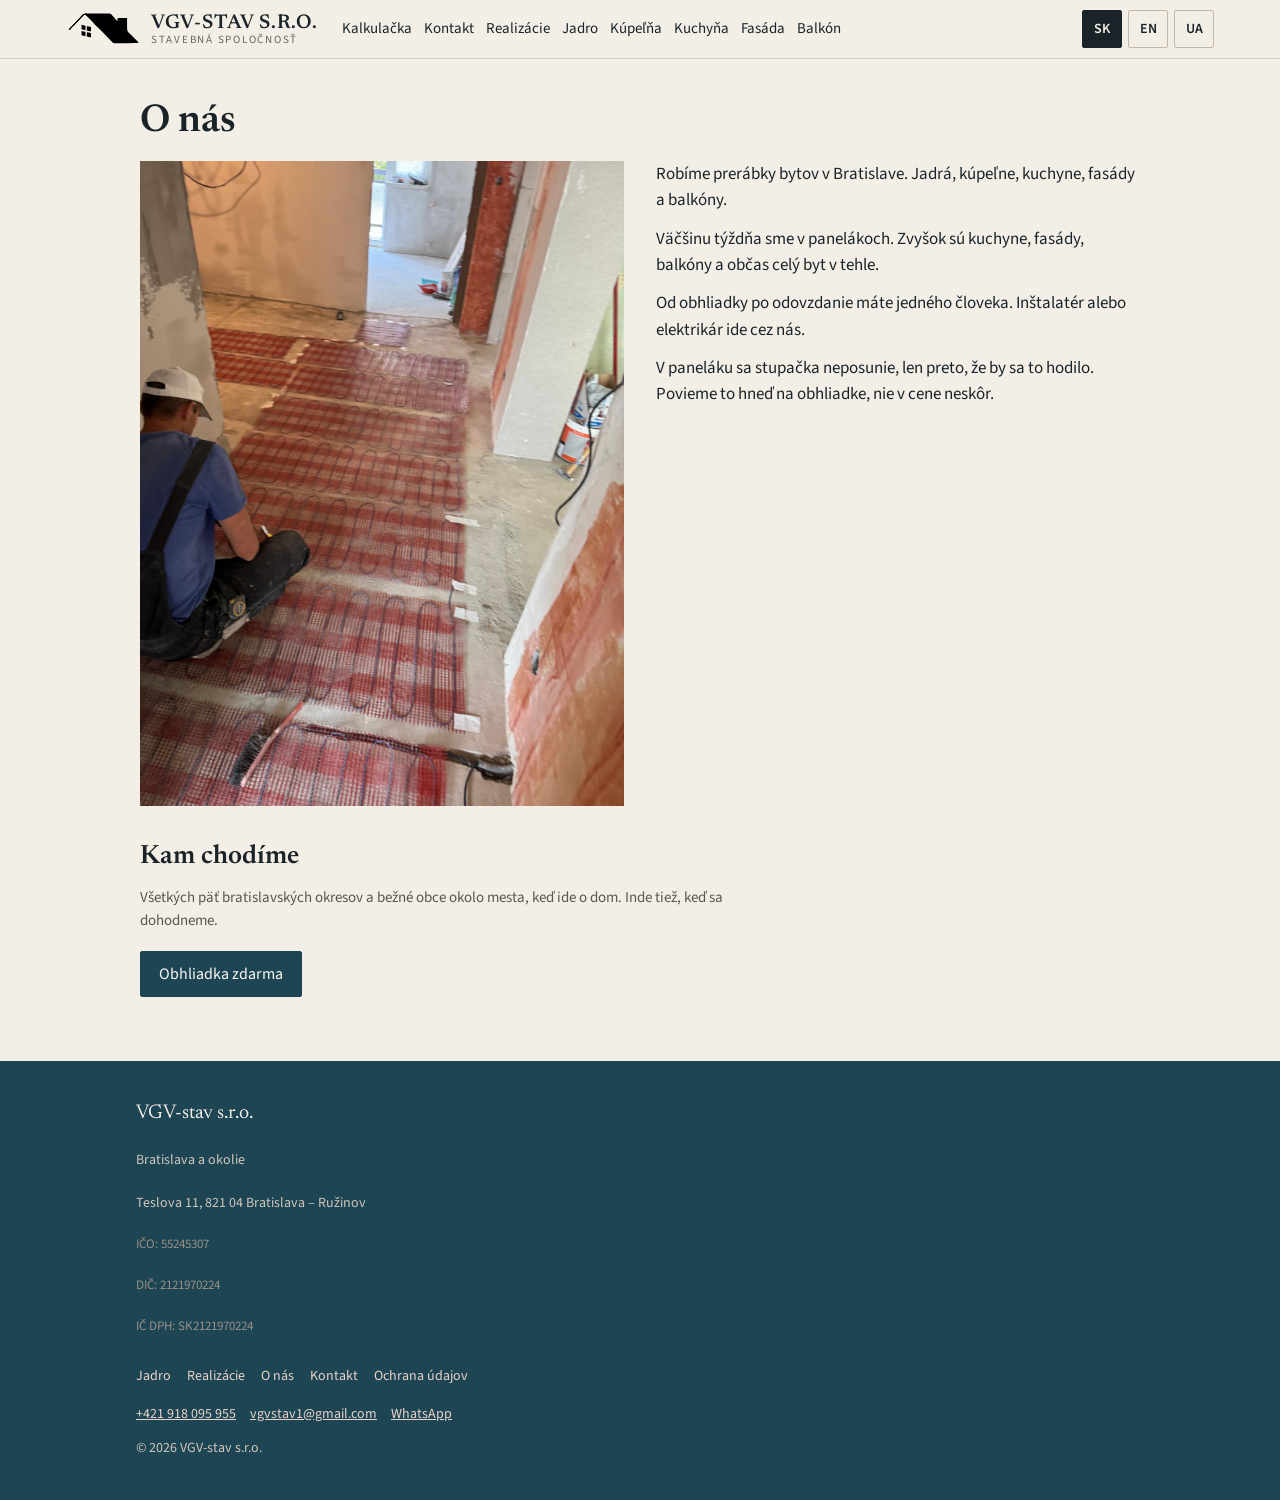
<file: o-nas.html>
<!DOCTYPE html>
<html lang="sk">
<head>
  <meta charset="UTF-8">
  <meta name="viewport" content="width=device-width, initial-scale=1.0, viewport-fit=cover">
  <title>O nás | VGV-stav, Bratislava</title>
  <meta name="description" content="VGV-stav s.r.o. robí rekonštrukcie bytov v Bratislave. Väčšinou panelák, občas tehla, raz za čas dom za mestom.">
  <meta property="og:title" content="O nás | VGV-stav, Bratislava">
  <meta property="og:description" content="VGV-stav s.r.o. robí rekonštrukcie bytov v Bratislave. Väčšinou panelák, občas tehla, raz za čas dom za mestom.">
  <link rel="canonical" href="o-nas.html">
  <link rel="preconnect" href="https://fonts.googleapis.com">
  <link rel="preconnect" href="https://fonts.gstatic.com" crossorigin>
  <link href="https://fonts.googleapis.com/css2?family=Newsreader:opsz,wght@6..72,500;6..72,600&family=Source+Sans+3:ital,wght@0,400;0,600;0,700;1,400&display=swap" rel="stylesheet">
  <link rel="stylesheet" href="styles.css">
</head>
<body data-page="about">
  <header>
    <div class="wrap">
      <button type="button" class="menu-toggle" aria-label="Otvoriť menu" aria-expanded="false" aria-controls="side-nav" data-i18n-attr="aria-label:aria.openMenu">
        <span class="burger-line"></span><span class="burger-line"></span><span class="burger-line"></span>
      </button>
      <a class="logo" href="index.html">
        <img class="logo-img" src="images/logo.svg" alt="" width="270" height="130">
        <span class="logo-text">
          <span data-site="name">VGV-stav s.r.o.</span>
          <span data-i18n="logo.tagline">stavebná spoločnosť</span>
        </span>
      </a>
      <nav class="desk-nav">
        <a href="odhad.html" data-i18n="nav.odhad">Kalkulačka</a>
        <a href="kontakt.html" data-i18n="nav.contact">Kontakt</a>
        <a href="realizacie.html" data-i18n="nav.realizacie">Realizácie</a>
        <a href="jadro.html" data-i18n="nav.jadro">Jadro</a>
        <a href="kupelna.html" data-i18n="nav.kupelna">Kúpeľňa</a>
        <a href="kuchyna.html" data-i18n="nav.kuchyna">Kuchyňa</a>
        <a href="fasada.html" data-i18n="nav.fasada">Fasáda</a>
        <a href="balkon.html" data-i18n="nav.balkon">Balkón</a>
      </nav>
      <div class="lang-buttons desk-lang">
        <button type="button" class="lang-btn" data-lang="sk" aria-pressed="true">SK</button>
        <button type="button" class="lang-btn" data-lang="en" aria-pressed="false">EN</button>
        <button type="button" class="lang-btn" data-lang="uk" aria-pressed="false">UA</button>
      </div>
    </div>
  </header>

  <div class="nav-overlay" id="nav-overlay" hidden></div>
  <aside class="side-nav" id="side-nav" aria-hidden="true">
    <div class="side-nav-header">
      <span class="side-nav-title"><img class="logo-img" src="images/logo.svg" alt="" width="270" height="130"><span data-site="name">VGV-stav s.r.o.</span></span>
      <button type="button" class="menu-close" aria-label="Zavrieť menu" data-i18n-attr="aria-label:aria.closeMenu">&times;</button>
    </div>
    <nav>
      <a href="index.html" data-i18n="nav.home">Úvod</a>
      <a href="odhad.html" data-i18n="nav.odhad">Kalkulačka</a>
      <a href="realizacie.html" data-i18n="nav.realizacie">Realizácie</a>
      <a href="jadro.html" data-i18n="nav.jadro">Jadro</a>
      <a href="kupelna.html" data-i18n="nav.kupelna">Kúpeľňa</a>
      <a href="kuchyna.html" data-i18n="nav.kuchyna">Kuchyňa</a>
      <a href="fasada.html" data-i18n="nav.fasada">Fasáda</a>
      <a href="balkon.html" data-i18n="nav.balkon">Balkón</a>
      <a href="o-nas.html" data-i18n="nav.about">O nás</a>
      <a href="kontakt.html" data-i18n="nav.contact">Kontakt</a>
    </nav>
    <div class="lang-switcher">
      <span class="lang-label" data-i18n="lang.label">Jazyk</span>
      <div class="lang-buttons">
        <button type="button" class="lang-btn" data-lang="sk" aria-pressed="true">SK</button>
        <button type="button" class="lang-btn" data-lang="en" aria-pressed="false">EN</button>
        <button type="button" class="lang-btn" data-lang="uk" aria-pressed="false">UA</button>
      </div>
    </div>
  </aside>

  <main>
    <h1 data-i18n="about.title">O nás</h1>
    <div class="split">
      <div class="photo-frame photo-portrait">
        <img src="images/projekty/us.jpeg" alt="VGV-stav na stavbe" width="1200" height="1600">
      </div>
      <div>
        <p data-i18n="about.p1">Robíme prerábky bytov v Bratislave. Jadrá, kúpeľne, kuchyne, fasády a balkóny.</p>
        <p data-i18n="about.p2">Väčšinu týždňa sme v panelákoch. Zvyšok sú kuchyne, fasády, balkóny a občas celý byt v tehle.</p>
        <p data-i18n="about.p3">Od obhliadky po odovzdanie máte jedného človeka. Inštalatér alebo elektrikár ide cez nás.</p>
        <p data-i18n="about.p4">V paneláku sa stupačka neposunie, len preto, že by sa to hodilo. Povieme to hneď na obhliadke, nie v cene neskôr.</p>
      </div>
    </div>
    <h2 data-i18n="about.areas.title">Kam chodíme</h2>
    <p class="areas" data-i18n="about.areas">Všetkých päť bratislavských okresov a bežné obce okolo mesta, keď ide o dom. Inde tiež, keď sa dohodneme.</p>
    <div class="cta-row">
      <a class="btn" href="kontakt.html" data-i18n="cta.visit">Obhliadka zdarma</a>
    </div>
  </main>

  <footer>
    <div class="wrap">
      <div class="footer-top">
        <p class="footer-name" data-site="legal-name">VGV-stav s.r.o.</p>
        <p data-site="city">Bratislava a okolie</p>
        <p data-site="address" hidden></p>
        <p class="footer-legal" data-site="ico-row" hidden>IČO: <span data-site="ico"></span></p>
        <p class="footer-legal" data-site="dic-row" hidden>DIČ: <span data-site="dic"></span></p>
        <p class="footer-legal" data-site="icdph-row" hidden>IČ DPH: <span data-site="icdph"></span></p>
        <p class="footer-legal" data-site="register" hidden></p>
      </div>
      <nav class="footer-nav">
        <a href="jadro.html" data-i18n="nav.jadro">Jadro</a>
        <a href="realizacie.html" data-i18n="nav.realizacie">Realizácie</a>
        <a href="o-nas.html" data-i18n="nav.about">O nás</a>
        <a href="kontakt.html" data-i18n="nav.contact">Kontakt</a>
        <a href="ochrana-udajov.html" data-i18n="nav.privacy">Ochrana údajov</a>
      </nav>
      <p class="footer-links">
        <a data-site="phone" hidden></a>
        <a data-site="email" hidden></a>
        <a data-site="whatsapp" data-i18n="cta.whatsapp" hidden>WhatsApp</a>
      </p>
      <p data-i18n="footer.rights">© 2026 VGV-stav s.r.o.</p>
    </div>
  </footer>
  <div class="sticky-cta">
    <a class="btn" data-site="phone" data-needs-phone data-i18n="cta.call" hidden>Zavolaje nám</a>
    <a class="btn" href="kontakt.html" data-fallback-write data-i18n="cta.write">Napísať</a>
    <a class="btn btn-secondary" href="odhad.html" data-i18n="cta.estimate">Orientačná cena</a>
  </div>
  <script src="site-config.js"></script>
  <script src="script.js"></script>
</body>
</html>
</file>
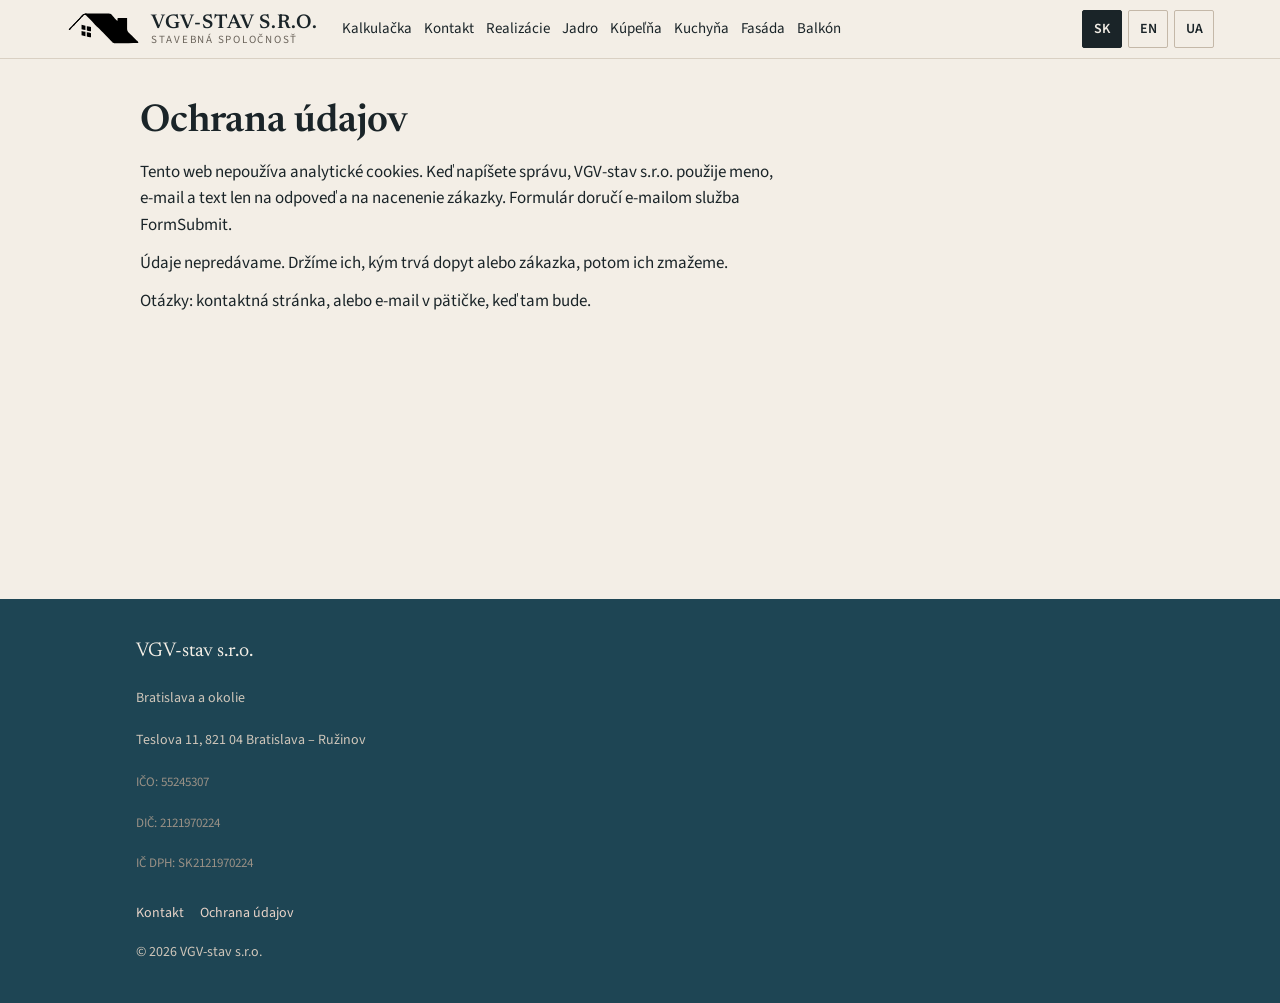
<file: ochrana-udajov.html>
<!DOCTYPE html>
<html lang="sk">
<head>
  <meta charset="UTF-8">
  <meta name="viewport" content="width=device-width, initial-scale=1.0, viewport-fit=cover">
  <title>Ochrana údajov | VGV-stav</title>
  <meta name="description" content="Ako VGV-stav s.r.o. spracúva osobné údaje z tohto webu.">
  <link rel="canonical" href="ochrana-udajov.html">
  <link rel="preconnect" href="https://fonts.googleapis.com">
  <link rel="preconnect" href="https://fonts.gstatic.com" crossorigin>
  <link href="https://fonts.googleapis.com/css2?family=Newsreader:opsz,wght@6..72,500;6..72,600&family=Source+Sans+3:ital,wght@0,400;0,600;0,700;1,400&display=swap" rel="stylesheet">
  <link rel="stylesheet" href="styles.css">
</head>
<body data-page="privacy">
  <header>
    <div class="wrap">
      <button type="button" class="menu-toggle" aria-label="Otvoriť menu" aria-expanded="false" aria-controls="side-nav" data-i18n-attr="aria-label:aria.openMenu">
        <span class="burger-line"></span><span class="burger-line"></span><span class="burger-line"></span>
      </button>
      <a class="logo" href="index.html">
        <img class="logo-img" src="images/logo.svg" alt="" width="270" height="130">
        <span class="logo-text">
          <span data-site="name">VGV-stav s.r.o.</span>
          <span data-i18n="logo.tagline">stavebná spoločnosť</span>
        </span>
      </a>
      <nav class="desk-nav">
        <a href="odhad.html" data-i18n="nav.odhad">Kalkulačka</a>
        <a href="kontakt.html" data-i18n="nav.contact">Kontakt</a>
        <a href="realizacie.html" data-i18n="nav.realizacie">Realizácie</a>
        <a href="jadro.html" data-i18n="nav.jadro">Jadro</a>
        <a href="kupelna.html" data-i18n="nav.kupelna">Kúpeľňa</a>
        <a href="kuchyna.html" data-i18n="nav.kuchyna">Kuchyňa</a>
        <a href="fasada.html" data-i18n="nav.fasada">Fasáda</a>
        <a href="balkon.html" data-i18n="nav.balkon">Balkón</a>
      </nav>
      <div class="lang-buttons desk-lang">
        <button type="button" class="lang-btn" data-lang="sk" aria-pressed="true">SK</button>
        <button type="button" class="lang-btn" data-lang="en" aria-pressed="false">EN</button>
        <button type="button" class="lang-btn" data-lang="uk" aria-pressed="false">UA</button>
      </div>
    </div>
  </header>

  <div class="nav-overlay" id="nav-overlay" hidden></div>
  <aside class="side-nav" id="side-nav" aria-hidden="true">
    <div class="side-nav-header">
      <span class="side-nav-title"><img class="logo-img" src="images/logo.svg" alt="" width="270" height="130"><span data-site="name">VGV-stav s.r.o.</span></span>
      <button type="button" class="menu-close" aria-label="Zavrieť menu" data-i18n-attr="aria-label:aria.closeMenu">&times;</button>
    </div>
    <nav>
      <a href="index.html" data-i18n="nav.home">Úvod</a>
      <a href="odhad.html" data-i18n="nav.odhad">Kalkulačka</a>
      <a href="realizacie.html" data-i18n="nav.realizacie">Realizácie</a>
      <a href="jadro.html" data-i18n="nav.jadro">Jadro</a>
      <a href="kupelna.html" data-i18n="nav.kupelna">Kúpeľňa</a>
      <a href="kuchyna.html" data-i18n="nav.kuchyna">Kuchyňa</a>
      <a href="fasada.html" data-i18n="nav.fasada">Fasáda</a>
      <a href="balkon.html" data-i18n="nav.balkon">Balkón</a>
      <a href="o-nas.html" data-i18n="nav.about">O nás</a>
      <a href="kontakt.html" data-i18n="nav.contact">Kontakt</a>
    </nav>
    <div class="lang-switcher">
      <span class="lang-label" data-i18n="lang.label">Jazyk</span>
      <div class="lang-buttons">
        <button type="button" class="lang-btn" data-lang="sk" aria-pressed="true">SK</button>
        <button type="button" class="lang-btn" data-lang="en" aria-pressed="false">EN</button>
        <button type="button" class="lang-btn" data-lang="uk" aria-pressed="false">UA</button>
      </div>
    </div>
  </aside>

  <main>
    <h1 data-i18n="privacy.title">Ochrana údajov</h1>
    <div class="narrow">
      <p data-i18n="privacy.p1">Tento web nepoužíva analytické cookies. Keď napíšete správu, VGV-stav s.r.o. použije meno, e-mail a text len na odpoveď a na nacenenie zákazky. Formulár doručí e-mailom služba FormSubmit.</p>
      <p data-i18n="privacy.p2">Údaje nepredávame. Držíme ich, kým trvá dopyt alebo zákazka, potom ich zmažeme.</p>
      <p data-i18n="privacy.p3">Otázky: kontaktná stránka, alebo e-mail v pätičke, keď tam bude.</p>
    </div>
  </main>

  <footer>
    <div class="wrap">
      <div class="footer-top">
        <p class="footer-name" data-site="legal-name">VGV-stav s.r.o.</p>
        <p data-site="city">Bratislava a okolie</p>
        <p data-site="address" hidden></p>
        <p class="footer-legal" data-site="ico-row" hidden>IČO: <span data-site="ico"></span></p>
        <p class="footer-legal" data-site="dic-row" hidden>DIČ: <span data-site="dic"></span></p>
        <p class="footer-legal" data-site="icdph-row" hidden>IČ DPH: <span data-site="icdph"></span></p>
        <p class="footer-legal" data-site="register" hidden></p>
      </div>
      <nav class="footer-nav">
        <a href="kontakt.html" data-i18n="nav.contact">Kontakt</a>
        <a href="ochrana-udajov.html" data-i18n="nav.privacy">Ochrana údajov</a>
      </nav>
      <p data-i18n="footer.rights">© 2026 VGV-stav s.r.o.</p>
    </div>
  </footer>
  <div class="sticky-cta">
    <a class="btn" data-site="phone" data-needs-phone data-i18n="cta.call" hidden>Zavolaje nám</a>
    <a class="btn" href="kontakt.html" data-fallback-write data-i18n="cta.write">Napísať</a>
    <a class="btn btn-secondary" href="odhad.html" data-i18n="cta.estimate">Orientačná cena</a>
  </div>
  <script src="site-config.js"></script>
  <script src="script.js"></script>
</body>
</html>
</file>
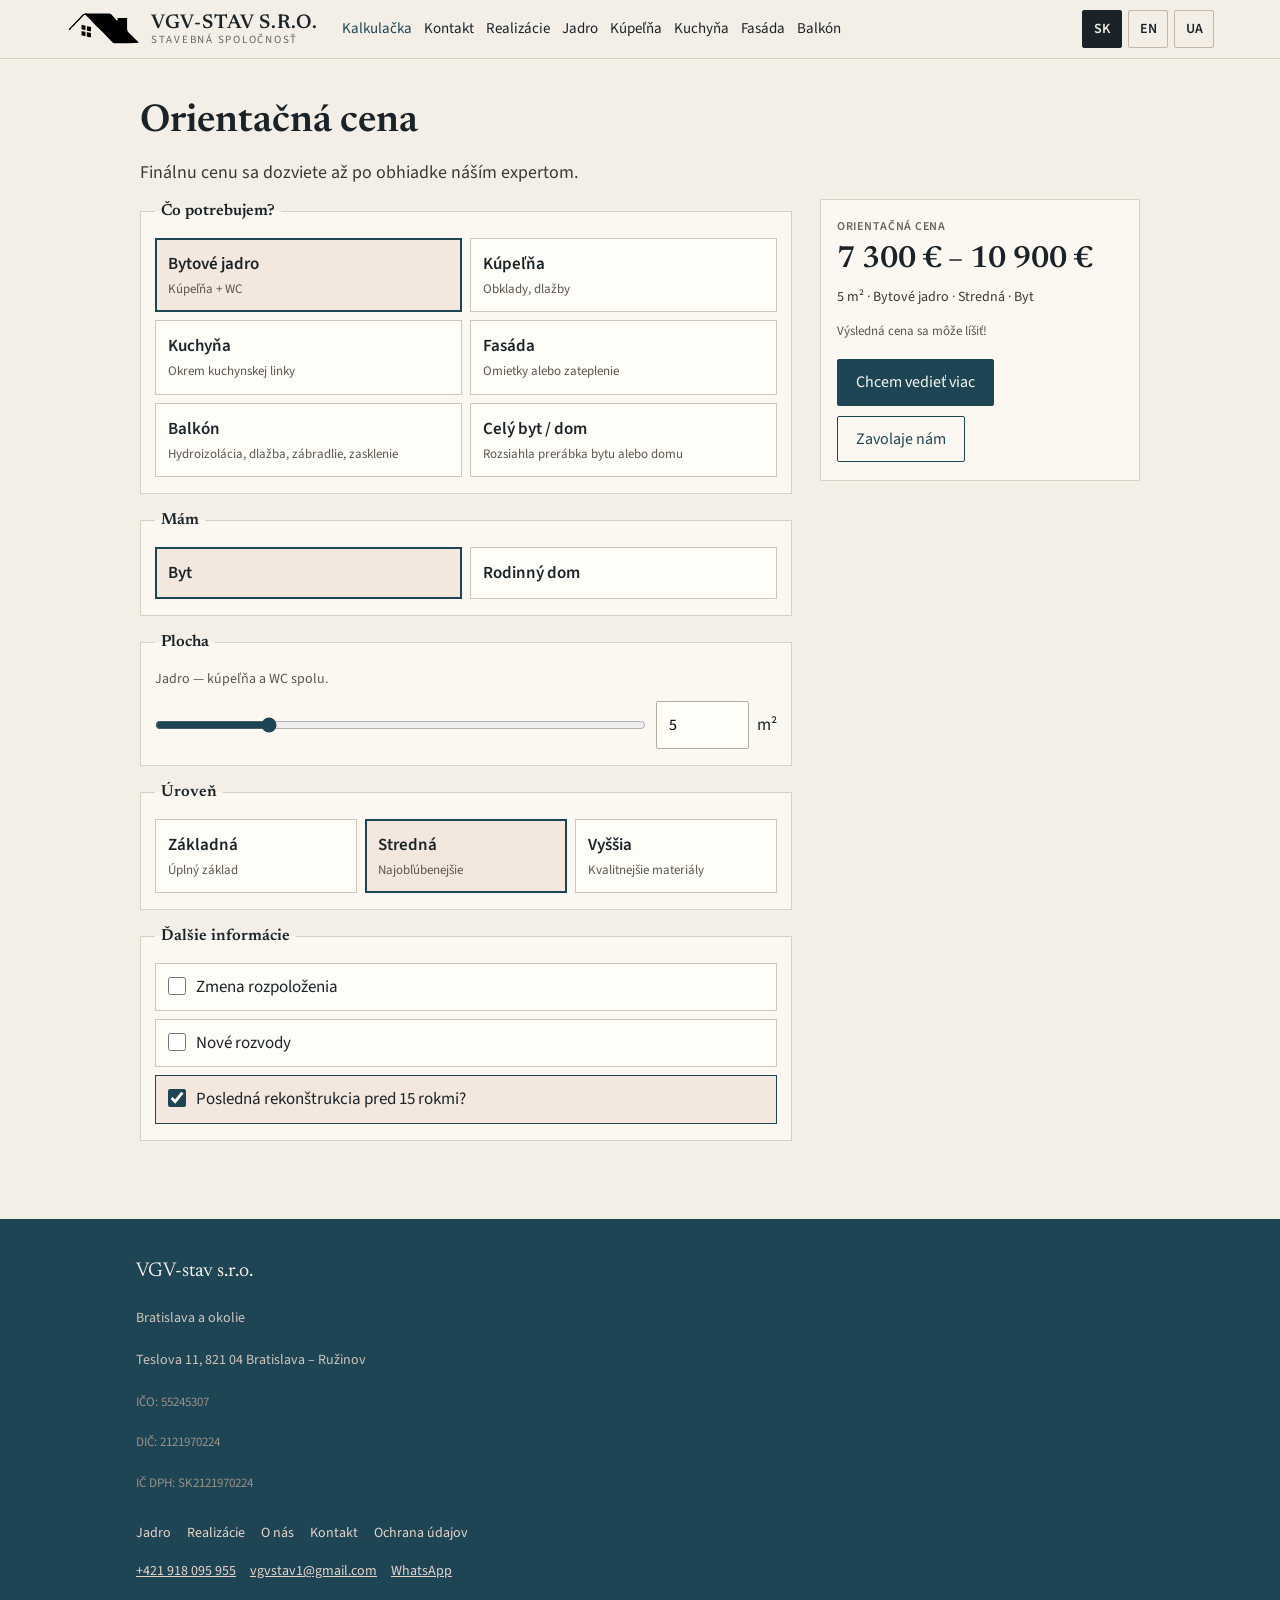
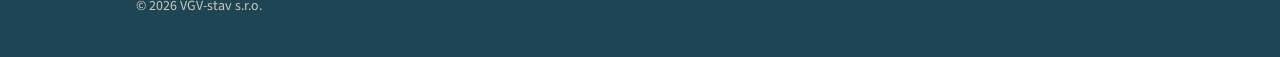
<file: odhad.html>
<!DOCTYPE html>
<html lang="sk">
<head>
  <meta charset="UTF-8">
  <meta name="viewport" content="width=device-width, initial-scale=1.0, viewport-fit=cover">
  <title>Odhad ceny | VGV-stav, Bratislava</title>
  <meta name="description" content="Orientačné rozpätie pre jadro, kuchyňu, fasádu, balkón alebo kompletnú rekonštrukciu bytu v Bratislave.">
  <meta property="og:title" content="Odhad ceny | VGV-stav, Bratislava">
  <meta property="og:description" content="Orientačné rozpätie pre jadro, kuchyňu, fasádu, balkón alebo kompletnú rekonštrukciu bytu v Bratislave.">
  <link rel="canonical" href="odhad.html">
  <link rel="preconnect" href="https://fonts.googleapis.com">
  <link rel="preconnect" href="https://fonts.gstatic.com" crossorigin>
  <link href="https://fonts.googleapis.com/css2?family=Newsreader:opsz,wght@6..72,500;6..72,600&family=Source+Sans+3:ital,wght@0,400;0,600;0,700;1,400&display=swap" rel="stylesheet">
  <link rel="stylesheet" href="styles.css">
</head>
<body data-page="odhad">
  <header>
    <div class="wrap">
      <button type="button" class="menu-toggle" aria-label="Otvoriť menu" aria-expanded="false" aria-controls="side-nav" data-i18n-attr="aria-label:aria.openMenu">
        <span class="burger-line"></span><span class="burger-line"></span><span class="burger-line"></span>
      </button>
      <a class="logo" href="index.html">
        <img class="logo-img" src="images/logo.svg" alt="" width="270" height="130">
        <span class="logo-text">
          <span data-site="name">VGV-stav s.r.o.</span>
          <span data-i18n="logo.tagline">stavebná spoločnosť</span>
        </span>
      </a>
      <nav class="desk-nav">
        <a href="odhad.html" data-i18n="nav.odhad">Kalkulačka</a>
        <a href="kontakt.html" data-i18n="nav.contact">Kontakt</a>
        <a href="realizacie.html" data-i18n="nav.realizacie">Realizácie</a>
        <a href="jadro.html" data-i18n="nav.jadro">Jadro</a>
        <a href="kupelna.html" data-i18n="nav.kupelna">Kúpeľňa</a>
        <a href="kuchyna.html" data-i18n="nav.kuchyna">Kuchyňa</a>
        <a href="fasada.html" data-i18n="nav.fasada">Fasáda</a>
        <a href="balkon.html" data-i18n="nav.balkon">Balkón</a>
      </nav>
      <div class="lang-buttons desk-lang">
        <button type="button" class="lang-btn" data-lang="sk" aria-pressed="true">SK</button>
        <button type="button" class="lang-btn" data-lang="en" aria-pressed="false">EN</button>
        <button type="button" class="lang-btn" data-lang="uk" aria-pressed="false">UA</button>
      </div>
    </div>
  </header>

  <div class="nav-overlay" id="nav-overlay" hidden></div>
  <aside class="side-nav" id="side-nav" aria-hidden="true">
    <div class="side-nav-header">
      <span class="side-nav-title"><img class="logo-img" src="images/logo.svg" alt="" width="270" height="130"><span data-site="name">VGV-stav s.r.o.</span></span>
      <button type="button" class="menu-close" aria-label="Zavrieť menu" data-i18n-attr="aria-label:aria.closeMenu">&times;</button>
    </div>
    <nav>
      <a href="index.html" data-i18n="nav.home">Úvod</a>
      <a href="odhad.html" data-i18n="nav.odhad">Kalkulačka</a>
      <a href="realizacie.html" data-i18n="nav.realizacie">Realizácie</a>
      <a href="jadro.html" data-i18n="nav.jadro">Jadro</a>
      <a href="kupelna.html" data-i18n="nav.kupelna">Kúpeľňa</a>
      <a href="kuchyna.html" data-i18n="nav.kuchyna">Kuchyňa</a>
      <a href="fasada.html" data-i18n="nav.fasada">Fasáda</a>
      <a href="balkon.html" data-i18n="nav.balkon">Balkón</a>
      <a href="o-nas.html" data-i18n="nav.about">O nás</a>
      <a href="kontakt.html" data-i18n="nav.contact">Kontakt</a>
    </nav>
    <div class="lang-switcher">
      <span class="lang-label" data-i18n="lang.label">Jazyk</span>
      <div class="lang-buttons">
        <button type="button" class="lang-btn" data-lang="sk" aria-pressed="true">SK</button>
        <button type="button" class="lang-btn" data-lang="en" aria-pressed="false">EN</button>
        <button type="button" class="lang-btn" data-lang="uk" aria-pressed="false">UA</button>
      </div>
    </div>
  </aside>

  <main>
    <h1 data-i18n="estimate.title">Orientačná cena</h1>
    <p class="lede" data-i18n="estimate.intro">
      Finálnu cenu sa dozviete až po obhiadke náším expertom.  
    </p>

    <div class="estimate-layout">
      <form id="estimate-form" class="estimate-form" autocomplete="off">
        <fieldset>
          <legend data-i18n="estimate.project.label">Čo potrebujem?</legend>
          <div class="choice-grid">
            <label class="choice">
              <input type="radio" name="project" value="jadro" checked>
              <span class="choice-title" data-i18n="estimate.project.jadro">Bytové jadro</span>
              <span class="choice-hint" data-i18n="estimate.project.jadro.hint">Kúpeľňa + WC</span>
            </label>
            <label class="choice">
              <input type="radio" name="project" value="bathroom">
              <span class="choice-title" data-i18n="estimate.project.bathroom">Kúpeľňa</span>
              <span class="choice-hint" data-i18n="estimate.project.bathroom.hint">Obklady, dlažby</span>
            </label>
            <label class="choice">
              <input type="radio" name="project" value="kitchen">
              <span class="choice-title" data-i18n="estimate.project.kitchen">Kuchyňa</span>
              <span class="choice-hint" data-i18n="estimate.project.kitchen.hint">Okrem kuchynskej linky</span>
            </label>
            <label class="choice">
              <input type="radio" name="project" value="fasada">
              <span class="choice-title" data-i18n="estimate.project.fasada">Fasáda</span>
              <span class="choice-hint" data-i18n="estimate.project.fasada.hint">Omietky alebo zateplenie</span>
            </label>
            <label class="choice">
              <input type="radio" name="project" value="balkon">
              <span class="choice-title" data-i18n="estimate.project.balkon">Balkón</span>
              <span class="choice-hint" data-i18n="estimate.project.balkon.hint">Hydroizolácia, dlažba, zábradlie, zasklenie</span>
            </label>
            <label class="choice">
              <input type="radio" name="project" value="full">
              <span class="choice-title" data-i18n="estimate.project.full">Celý byt / dom</span>
              <span class="choice-hint" data-i18n="estimate.project.full.hint">Rozsiahla prerábka bytu alebo domu</span>
            </label>
          </div>
        </fieldset>

        <fieldset>
          <legend data-i18n="estimate.property.label">Mám</legend>
          <div class="choice-grid" id="property-choices">
            <label class="choice">
              <input type="radio" name="property" value="apartment" checked>
              <span class="choice-title" data-i18n="estimate.property.apartment">Byt</span>
            </label>
            <label class="choice">
              <input type="radio" name="property" value="home">
              <span class="choice-title" data-i18n="estimate.property.home">Rodinný dom</span>
            </label>
          </div>
        </fieldset>

        <fieldset>
          <legend data-i18n="estimate.area.label">Plocha</legend>
          <p class="field-hint" id="area-hint">Jadro — kúpeľňa a WC spolu.</p>
          <div class="area-row">
            <input type="range" id="area" name="area-slider" min="3" max="12" value="5" step="1">
            <div class="area-input">
              <input type="number" id="area-num" name="area" min="3" max="12" value="5" step="1" inputmode="numeric">
              <span data-i18n="estimate.area.unit">m²</span>
            </div>
          </div>
        </fieldset>

        <fieldset>
          <legend data-i18n="estimate.quality.label">Úroveň</legend>
          <div class="choice-grid choice-grid-3">
            <label class="choice">
              <input type="radio" name="quality" value="standard">
              <span class="choice-title" data-i18n="estimate.quality.standard">Základná</span>
              <span class="choice-hint" data-i18n="estimate.quality.standard.hint">Úplný základ</span>
            </label>
            <label class="choice">
              <input type="radio" name="quality" value="comfort" checked>
              <span class="choice-title" data-i18n="estimate.quality.comfort">Stredná</span>
              <span class="choice-hint" data-i18n="estimate.quality.comfort.hint">Najobľúbenejšie</span>
            </label>
            <label class="choice">
              <input type="radio" name="quality" value="premium">
              <span class="choice-title" data-i18n="estimate.quality.premium">Vyššia</span>
              <span class="choice-hint" data-i18n="estimate.quality.premium.hint">Kvalitnejšie materiály</span>
            </label>
          </div>
        </fieldset>

        <fieldset>
          <legend data-i18n="estimate.extras.label">Ďalšie informácie</legend>
          <div class="extra-list">
            <label class="extra">
              <input type="checkbox" id="extra-layout" name="extra-layout" value="layout">
              <span data-i18n="estimate.extras.layout">Zmena rozpoloženia</span>
            </label>
            <label class="extra">
              <input type="checkbox" id="extra-mep" name="extra-mep" value="mep">
              <span data-i18n="estimate.extras.mep">Nové rozvody</span>
            </label>
            <label class="extra">
              <input type="checkbox" id="extra-old" name="extra-old" value="old" checked>
              <span data-i18n="estimate.extras.old">Posledná rekonštrukcia pred 15 rokmi?</span>
            </label>
          </div>
        </fieldset>
      </form>

      <aside class="estimate-result" aria-live="polite">
        <p class="estimate-label" data-i18n="estimate.result.label">Orientačná cena</p>
        <p class="estimate-range" id="estimate-range">…</p>
        <p class="estimate-summary" id="estimate-summary"></p>
        <p class="estimate-disclaimer" data-i18n="estimate.result.disclaimer">
          Výsledná cena sa môže líšiť!
        </p>
        <div class="estimate-actions">
          <a class="btn" id="estimate-contact" href="kontakt.html" data-i18n="estimate.cta.contact">Chcem vedieť viac</a>
          <a class="btn btn-secondary" data-site="phone" data-i18n="cta.call" hidden>Zavolaje nám</a>
        </div>
      </aside>
    </div>
  </main>

  <footer>
    <div class="wrap">
      <div class="footer-top">
        <p class="footer-name" data-site="legal-name">VGV-stav s.r.o.</p>
        <p data-site="city">Bratislava a okolie</p>
        <p data-site="address" hidden></p>
        <p class="footer-legal" data-site="ico-row" hidden>IČO: <span data-site="ico"></span></p>
        <p class="footer-legal" data-site="dic-row" hidden>DIČ: <span data-site="dic"></span></p>
        <p class="footer-legal" data-site="icdph-row" hidden>IČ DPH: <span data-site="icdph"></span></p>
        <p class="footer-legal" data-site="register" hidden></p>
      </div>
      <nav class="footer-nav">
        <a href="jadro.html" data-i18n="nav.jadro">Jadro</a>
        <a href="realizacie.html" data-i18n="nav.realizacie">Realizácie</a>
        <a href="o-nas.html" data-i18n="nav.about">O nás</a>
        <a href="kontakt.html" data-i18n="nav.contact">Kontakt</a>
        <a href="ochrana-udajov.html" data-i18n="nav.privacy">Ochrana údajov</a>
      </nav>
      <p class="footer-links">
        <a data-site="phone" hidden></a>
        <a data-site="email" hidden></a>
        <a data-site="whatsapp" data-i18n="cta.whatsapp" hidden>WhatsApp</a>
      </p>
      <p data-i18n="footer.rights">© 2026 VGV-stav s.r.o.</p>
    </div>
  </footer>
  <div class="sticky-cta">
    <a class="btn" data-site="phone" data-needs-phone data-i18n="cta.call" hidden>Zavolaje nám</a>
    <a class="btn" href="kontakt.html" data-fallback-write data-i18n="cta.write">Napísať</a>
    <a class="btn btn-secondary" href="kontakt.html" data-i18n="cta.visit">Obhliadka zdarma</a>
  </div>
  <script src="site-config.js"></script>
  <script src="script.js"></script>
</body>
</html>
</file>
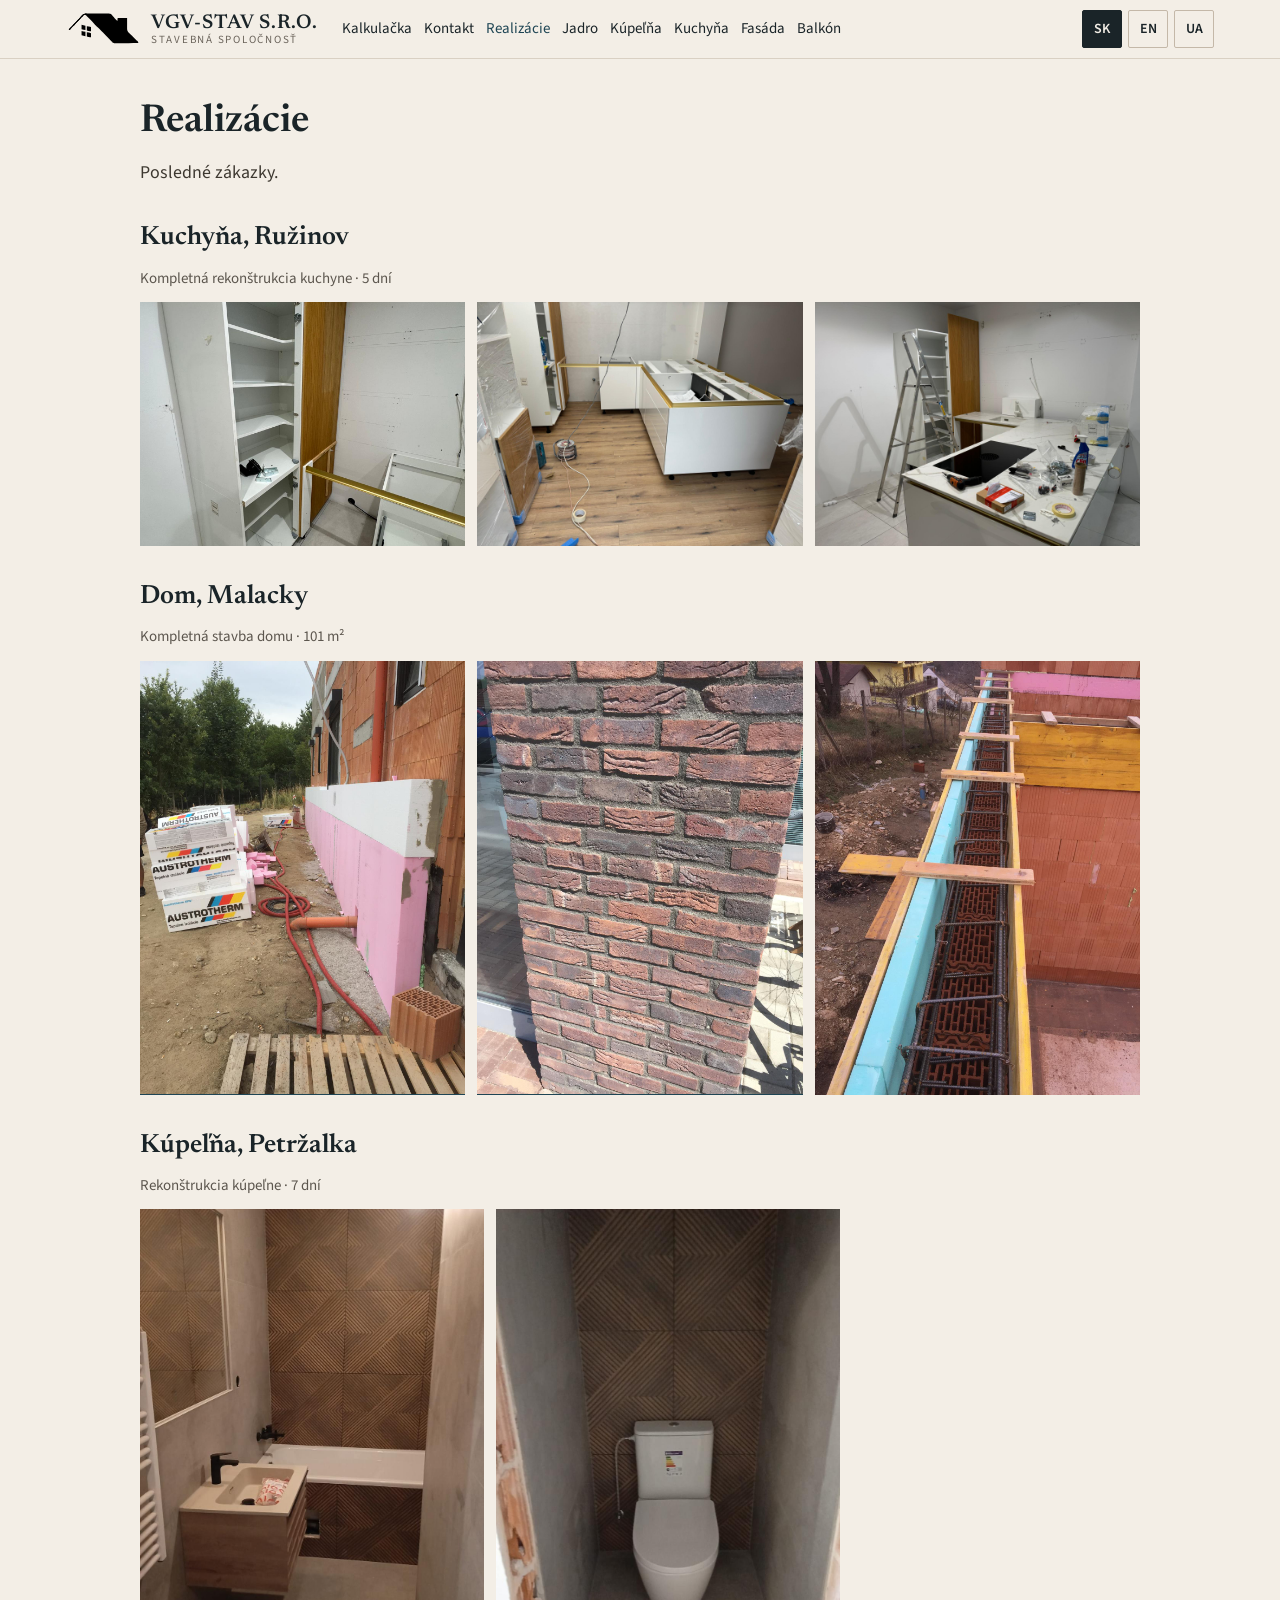
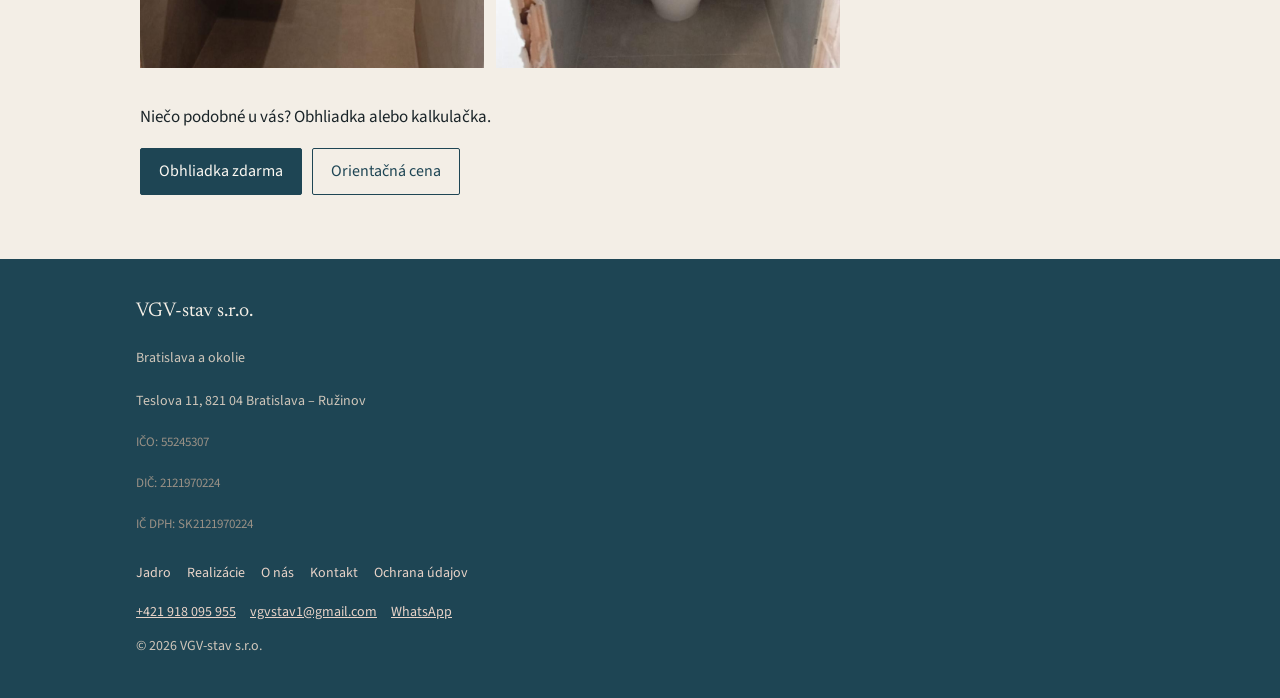
<file: realizacie.html>
<!DOCTYPE html>
<html lang="sk">
<head>
  <meta charset="UTF-8">
  <meta name="viewport" content="width=device-width, initial-scale=1.0, viewport-fit=cover">
  <title>Realizácie | VGV-stav, Bratislava</title>
  <meta name="description" content="Hotové práce v Petržalke, Ružinove, Dúbravke a Starom Meste.">
  <meta property="og:title" content="Realizácie | VGV-stav, Bratislava">
  <meta property="og:description" content="Hotové práce v Petržalke, Ružinove, Dúbravke a Starom Meste.">
  <link rel="canonical" href="realizacie.html">
  <link rel="preconnect" href="https://fonts.googleapis.com">
  <link rel="preconnect" href="https://fonts.gstatic.com" crossorigin>
  <link href="https://fonts.googleapis.com/css2?family=Newsreader:opsz,wght@6..72,500;6..72,600&family=Source+Sans+3:ital,wght@0,400;0,600;0,700;1,400&display=swap" rel="stylesheet">
  <link rel="stylesheet" href="styles.css">
</head>
<body data-page="realizacie">
  <header>
    <div class="wrap">
      <button type="button" class="menu-toggle" aria-label="Otvoriť menu" aria-expanded="false" aria-controls="side-nav" data-i18n-attr="aria-label:aria.openMenu">
        <span class="burger-line"></span><span class="burger-line"></span><span class="burger-line"></span>
      </button>
      <a class="logo" href="index.html">
        <img class="logo-img" src="images/logo.svg" alt="" width="270" height="130">
        <span class="logo-text">
          <span data-site="name">VGV-stav s.r.o.</span>
          <span data-i18n="logo.tagline">stavebná spoločnosť</span>
        </span>
      </a>
      <nav class="desk-nav">
        <a href="odhad.html" data-i18n="nav.odhad">Kalkulačka</a>
        <a href="kontakt.html" data-i18n="nav.contact">Kontakt</a>
        <a href="realizacie.html" data-i18n="nav.realizacie">Realizácie</a>
        <a href="jadro.html" data-i18n="nav.jadro">Jadro</a>
        <a href="kupelna.html" data-i18n="nav.kupelna">Kúpeľňa</a>
        <a href="kuchyna.html" data-i18n="nav.kuchyna">Kuchyňa</a>
        <a href="fasada.html" data-i18n="nav.fasada">Fasáda</a>
        <a href="balkon.html" data-i18n="nav.balkon">Balkón</a>
      </nav>
      <div class="lang-buttons desk-lang">
        <button type="button" class="lang-btn" data-lang="sk" aria-pressed="true">SK</button>
        <button type="button" class="lang-btn" data-lang="en" aria-pressed="false">EN</button>
        <button type="button" class="lang-btn" data-lang="uk" aria-pressed="false">UA</button>
      </div>
    </div>
  </header>

  <div class="nav-overlay" id="nav-overlay" hidden></div>
  <aside class="side-nav" id="side-nav" aria-hidden="true">
    <div class="side-nav-header">
      <span class="side-nav-title"><img class="logo-img" src="images/logo.svg" alt="" width="270" height="130"><span data-site="name">VGV-stav s.r.o.</span></span>
      <button type="button" class="menu-close" aria-label="Zavrieť menu" data-i18n-attr="aria-label:aria.closeMenu">&times;</button>
    </div>
    <nav>
      <a href="index.html" data-i18n="nav.home">Úvod</a>
      <a href="odhad.html" data-i18n="nav.odhad">Kalkulačka</a>
      <a href="realizacie.html" data-i18n="nav.realizacie">Realizácie</a>
      <a href="jadro.html" data-i18n="nav.jadro">Jadro</a>
      <a href="kupelna.html" data-i18n="nav.kupelna">Kúpeľňa</a>
      <a href="kuchyna.html" data-i18n="nav.kuchyna">Kuchyňa</a>
      <a href="fasada.html" data-i18n="nav.fasada">Fasáda</a>
      <a href="balkon.html" data-i18n="nav.balkon">Balkón</a>
      <a href="o-nas.html" data-i18n="nav.about">O nás</a>
      <a href="kontakt.html" data-i18n="nav.contact">Kontakt</a>
    </nav>
    <div class="lang-switcher">
      <span class="lang-label" data-i18n="lang.label">Jazyk</span>
      <div class="lang-buttons">
        <button type="button" class="lang-btn" data-lang="sk" aria-pressed="true">SK</button>
        <button type="button" class="lang-btn" data-lang="en" aria-pressed="false">EN</button>
        <button type="button" class="lang-btn" data-lang="uk" aria-pressed="false">UA</button>
      </div>
    </div>
  </aside>

  <main>
    <h1 data-i18n="realizacie.title">Realizácie</h1>
    <p class="lede" data-i18n="realizacie.intro">Posledné zákazky.</p>

    <article class="project" id="ruzinov">
      <h2 data-i18n="realizacie.p1.title">Kuchyňa, Ružinov</h2>
      <p class="meta" data-i18n="realizacie.p1.meta">Kompletná rekonštrukcia kuchyne · 5 dní</p>
      <div class="project-photos">
        <div class="photo-frame">
          <img src="images/projekty/k3.jpeg" alt="Kuchyňa v Ružinove, skriňa" width="1200" height="1600">
        </div>
        <div class="photo-frame">
          <img src="images/projekty/k2.jpeg" alt="Kuchyňa v Ružinove, korpusy" width="1600" height="1200">
        </div>
        <div class="photo-frame">
          <img src="images/projekty/kuchyna.jpeg" alt="Kuchyňa v Ružinove, pracovná doska" width="1600" height="1200">
        </div>
      </div>
    </article>

    <article class="project" id="malacky">
      <h2 data-i18n="realizacie.p2.title">Dom, Malacky</h2>
      <p class="meta" data-i18n="realizacie.p2.meta">Kompletná stavba domu · 101 m²</p>
      <div class="project-photos">
        <div class="photo-frame photo-portrait">
          <img src="images/projekty/out1.jpeg" alt="Dom v Malackách, zateplenie sokla" width="1200" height="1600">
        </div>
        <div class="photo-frame photo-portrait">
          <img src="images/projekty/out2.jpeg" alt="Dom v Malackách, tehlové murivo" width="1200" height="1600">
        </div>
        <div class="photo-frame photo-portrait">
          <img src="images/projekty/out3.jpeg" alt="Dom v Malackách, veniec" width="1200" height="1600">
        </div>
      </div>
    </article>

    <article class="project" id="kupelna">
      <h2 data-i18n="realizacie.p3.title">Kúpeľňa, Petržalka</h2>
      <p class="meta" data-i18n="realizacie.p3.meta">Rekonštrukcia kúpeľne · 7 dní</p>
      <div class="project-photos two compact">
        <div class="photo-frame photo-portrait">
          <img src="images/projekty/b1.jpeg" alt="Kúpeľňa v Petržalke, vaňa a umývadlo" width="900" height="1600">
        </div>
        <div class="photo-frame photo-portrait">
          <img src="images/projekty/b2.jpeg" alt="Kúpeľňa v Petržalke, WC" width="900" height="1600">
        </div>
      </div>
    </article>

    <p data-i18n="realizacie.cta">Niečo podobné u vás? Obhliadka alebo kalkulačka.</p>
    <div class="cta-row">
      <a class="btn" href="kontakt.html" data-i18n="cta.visit">Obhliadka zdarma</a>
      <a class="btn btn-secondary" href="odhad.html" data-i18n="cta.estimate">Orientačná cena</a>
    </div>
  </main>

  <footer>
    <div class="wrap">
      <div class="footer-top">
        <p class="footer-name" data-site="legal-name">VGV-stav s.r.o.</p>
        <p data-site="city">Bratislava a okolie</p>
        <p data-site="address" hidden></p>
        <p class="footer-legal" data-site="ico-row" hidden>IČO: <span data-site="ico"></span></p>
        <p class="footer-legal" data-site="dic-row" hidden>DIČ: <span data-site="dic"></span></p>
        <p class="footer-legal" data-site="icdph-row" hidden>IČ DPH: <span data-site="icdph"></span></p>
        <p class="footer-legal" data-site="register" hidden></p>
      </div>
      <nav class="footer-nav">
        <a href="jadro.html" data-i18n="nav.jadro">Jadro</a>
        <a href="realizacie.html" data-i18n="nav.realizacie">Realizácie</a>
        <a href="o-nas.html" data-i18n="nav.about">O nás</a>
        <a href="kontakt.html" data-i18n="nav.contact">Kontakt</a>
        <a href="ochrana-udajov.html" data-i18n="nav.privacy">Ochrana údajov</a>
      </nav>
      <p class="footer-links">
        <a data-site="phone" hidden></a>
        <a data-site="email" hidden></a>
        <a data-site="whatsapp" data-i18n="cta.whatsapp" hidden>WhatsApp</a>
      </p>
      <p data-i18n="footer.rights">© 2026 VGV-stav s.r.o.</p>
    </div>
  </footer>
  <div class="sticky-cta">
    <a class="btn" data-site="phone" data-needs-phone data-i18n="cta.call" hidden>Zavolaje nám</a>
    <a class="btn" href="kontakt.html" data-fallback-write data-i18n="cta.write">Napísať</a>
    <a class="btn btn-secondary" href="odhad.html" data-i18n="cta.estimate">Orientačná cena</a>
  </div>
  <script src="site-config.js"></script>
  <script src="script.js"></script>
</body>
</html>
</file>
<file: styles.css>
/* VGV-stav */

:root {
  --ink: #1a2428;
  --plaster: #f3eee6;
  --accent: #1e4554;
  --panel: #1e4554;
  --line: #d9d0c3;
  --muted: #6b645b;
}

* {
  box-sizing: border-box;
  margin: 0;
  padding: 0;
}

html {
  -webkit-text-size-adjust: 100%;
  text-size-adjust: 100%;
  scroll-behavior: smooth;
}

body {
  font-family: "Source Sans 3", "Source Sans Pro", "Segoe UI", sans-serif;
  font-size: 17px;
  line-height: 1.55;
  color: var(--ink);
  background: var(--plaster);
  min-height: 100vh;
  overflow-x: hidden;
}

a {
  color: var(--accent);
}

img {
  max-width: 100%;
  height: auto;
  display: block;
}

:focus-visible {
  outline: 2px solid var(--accent);
  outline-offset: 2px;
}

/* Header */
header {
  background: var(--plaster);
  color: var(--ink);
  border-bottom: 1px solid var(--line);
  padding: 10px 16px;
  position: sticky;
  top: 0;
  z-index: 100;
  padding-top: max(10px, env(safe-area-inset-top));
  padding-left: max(16px, env(safe-area-inset-left));
  padding-right: max(16px, env(safe-area-inset-right));
}

header .wrap {
  max-width: 1180px;
  margin: 0 auto;
  display: flex;
  flex-wrap: nowrap;
  align-items: center;
  gap: 12px;
  min-width: 0;
}

.logo {
  display: flex;
  align-items: center;
  gap: 10px;
  flex-shrink: 0;
  text-decoration: none;
  color: var(--ink);
  min-width: 0;
  line-height: 1.1;
}

.logo-img {
  display: block;
  height: 36px;
  width: auto;
  color: var(--accent);
}

.logo-text {
  display: flex;
  flex-direction: column;
  min-width: 0;
}

.logo-text [data-site="name"] {
  font-family: Newsreader, Georgia, serif;
  font-size: 20px;
  font-weight: 600;
  letter-spacing: 0.04em;
  text-transform: uppercase;
}

.logo-text [data-i18n="logo.tagline"] {
  font-family: "Source Sans 3", sans-serif;
  font-size: 11px;
  font-weight: 400;
  letter-spacing: 0.16em;
  text-transform: uppercase;
  color: var(--muted);
}

.side-nav-title {
  display: flex;
  align-items: center;
  gap: 8px;
  min-width: 0;
  font-family: Newsreader, Georgia, serif;
  font-size: 16px;
  letter-spacing: 0.04em;
  text-transform: uppercase;
}

.side-nav-title .logo-img {
  height: 28px;
  filter: invert(1) brightness(0.96);
}

.menu-toggle {
  flex-shrink: 0;
  display: flex;
  flex-direction: column;
  justify-content: center;
  align-items: center;
  gap: 5px;
  width: 44px;
  height: 44px;
  padding: 10px;
  background: transparent;
  border: 1px solid #c4b8a8;
  border-radius: 2px;
  cursor: pointer;
  -webkit-tap-highlight-color: transparent;
  touch-action: manipulation;
}

.menu-toggle:hover,
.menu-toggle:active {
  background: #ebe4d8;
}

.burger-line {
  display: block;
  width: 100%;
  height: 2px;
  background: var(--ink);
  border-radius: 1px;
  transition: transform 0.2s ease, opacity 0.2s ease;
}

body.nav-open .menu-toggle .burger-line:nth-child(1) {
  transform: translateY(7px) rotate(45deg);
}

body.nav-open .menu-toggle .burger-line:nth-child(2) {
  opacity: 0;
}

body.nav-open .menu-toggle .burger-line:nth-child(3) {
  transform: translateY(-7px) rotate(-45deg);
}

.desk-nav,
.lang-buttons.desk-lang {
  display: none;
}

/* Overlay + side nav (mobile) */
.nav-overlay {
  position: fixed;
  inset: 0;
  background: rgba(28, 25, 21, 0.4);
  z-index: 200;
  opacity: 0;
  visibility: hidden;
  transition: opacity 0.25s ease, visibility 0.25s ease;
}

.nav-overlay.is-visible {
  opacity: 1;
  visibility: visible;
}

.side-nav {
  position: fixed;
  top: 0;
  left: 0;
  width: min(300px, 86vw);
  height: 100%;
  height: 100dvh;
  background: var(--panel);
  color: var(--plaster);
  z-index: 300;
  transform: translateX(-100%);
  transition: transform 0.25s ease;
  display: flex;
  flex-direction: column;
  padding-top: env(safe-area-inset-top);
  padding-bottom: env(safe-area-inset-bottom);
  overflow-y: auto;
  -webkit-overflow-scrolling: touch;
}

.side-nav.is-open {
  transform: translateX(0);
}

.side-nav-header {
  display: flex;
  align-items: center;
  justify-content: space-between;
  padding: 12px 16px;
  border-bottom: 1px solid rgba(244, 239, 230, 0.12);
}

.menu-close {
  width: 44px;
  height: 44px;
  background: transparent;
  border: none;
  color: var(--plaster);
  font-size: 28px;
  line-height: 1;
  cursor: pointer;
  border-radius: 2px;
}

.menu-close:hover {
  background: rgba(244, 239, 230, 0.08);
}

.side-nav nav {
  display: flex;
  flex-direction: column;
  padding: 8px 0;
}

.side-nav nav a {
  color: var(--plaster);
  text-decoration: none;
  font-size: 17px;
  padding: 14px 22px;
  min-height: 48px;
  display: flex;
  align-items: center;
  border-left: 3px solid transparent;
}

.side-nav nav a:hover,
.side-nav nav a:active {
  background: rgba(244, 239, 230, 0.06);
  border-left-color: #c4b8a8;
}

.side-nav nav a.active {
  border-left-color: #d9a48c;
  font-weight: 600;
}

.lang-switcher {
  margin-top: auto;
  padding: 16px 18px 20px;
  border-top: 1px solid rgba(244, 239, 230, 0.12);
}

.lang-label {
  display: block;
  font-size: 11px;
  font-weight: 600;
  letter-spacing: 0.08em;
  text-transform: uppercase;
  color: #c4b8a8;
  margin-bottom: 10px;
}

.lang-buttons {
  display: flex;
  gap: 8px;
}

.lang-btn {
  flex: 1;
  min-height: 40px;
  padding: 8px 10px;
  border: 1px solid rgba(244, 239, 230, 0.28);
  border-radius: 2px;
  background: transparent;
  color: var(--plaster);
  font-size: 14px;
  font-weight: 600;
  font-family: inherit;
  cursor: pointer;
}

.lang-btn.is-active {
  background: var(--plaster);
  color: var(--panel);
  border-color: var(--plaster);
}

.desk-lang .lang-btn {
  flex: none;
  min-height: 34px;
  min-width: 40px;
  color: var(--ink);
  border-color: #c4b8a8;
  background: transparent;
}

.desk-lang .lang-btn.is-active {
  background: var(--ink);
  color: var(--plaster);
  border-color: var(--ink);
}

body.nav-open {
  overflow: hidden;
  position: fixed;
  width: 100%;
  left: 0;
  right: 0;
}

/* Layout */
.wrap {
  max-width: 1040px;
  margin: 0 auto;
  padding: 0 16px;
}

main {
  max-width: 1040px;
  margin: 0 auto;
  padding: 28px 16px 88px;
  min-height: 60vh;
  width: 100%;
}

h1,
h2,
h3 {
  font-family: Newsreader, Georgia, serif;
  font-weight: 600;
  color: var(--ink);
  line-height: 1.2;
}

h1 {
  font-size: clamp(1.7rem, 5vw, 2.4rem);
  margin-bottom: 14px;
}

h2 {
  font-size: clamp(1.25rem, 3.4vw, 1.65rem);
  margin: 36px 0 12px;
}

h3 {
  font-size: 1.15rem;
  margin-bottom: 6px;
}

p {
  margin-bottom: 12px;
}

.lede {
  font-size: 1.12rem;
  max-width: 36em;
  color: #3d3830;
}

/* Buttons */
[hidden] {
  display: none !important;
}

.btn {
  display: inline-block;
  background: var(--accent);
  color: #fbf8f2;
  text-decoration: none;
  padding: 12px 18px;
  border: 1px solid var(--accent);
  font-size: 16px;
  line-height: 1.3;
  cursor: pointer;
  font-family: inherit;
  text-align: center;
  min-height: 44px;
  border-radius: 2px;
  -webkit-tap-highlight-color: transparent;
  touch-action: manipulation;
}

.btn:hover,
.btn:active {
  background: #163742;
  border-color: #163742;
  color: #fbf8f2;
}

.btn-secondary {
  background: transparent;
  color: var(--accent);
}

.btn-secondary:hover,
.btn-secondary:active {
  background: #efe6da;
  color: var(--accent);
}

.hero-actions,
.cta-row,
.estimate-actions {
  display: flex;
  flex-direction: column;
  gap: 10px;
  margin-top: 18px;
}

.hero-actions .btn,
.cta-row .btn,
.estimate-actions .btn {
  width: 100%;
}

/* Home */
.hero {
  max-width: 34em;
  margin-bottom: 36px;
  padding: 8px 0 4px;
}

.hero h1 {
  margin-bottom: 10px;
}

.featured {
  display: grid;
  gap: 16px;
  margin: 8px 0 8px;
}

.featured-photo {
  background: var(--panel);
  width: 75%;
}

.featured-photo img {
  width: 100%;
  aspect-ratio: 4 / 3;
  object-fit: cover;
}

.featured-photo.photo-portrait img {
  aspect-ratio: 3 / 4;
  object-position: center 30%;
}

.featured-caption {
  max-width: 34em;
}

.featured-kicker {
  font-size: 13px;
  letter-spacing: 0.04em;
  text-transform: uppercase;
  color: #6b645b;
  margin-bottom: 6px;
}

.service-list {
  list-style: none;
  border-top: 1px solid var(--line);
  margin: 8px 0 20px;
}

.service-list li {
  border-bottom: 1px solid var(--line);
}

.service-list a {
  display: block;
  padding: 14px 0;
  text-decoration: none;
  color: inherit;
}

.service-list a:hover h3 {
  color: var(--accent);
}

.service-list p {
  margin: 0;
  color: #5c564e;
  font-size: 15px;
}

.steps {
  max-width: 34em;
}

.steps ol {
  margin: 8px 0 16px 1.1em;
}

.steps li {
  margin-bottom: 8px;
}

.areas {
  font-size: 15px;
  color: #5c564e;
  max-width: 40em;
}

/* Project frames */
.photo-frame {
  background: var(--panel);
}

.photo-frame img {
  width: 100%;
  aspect-ratio: 4 / 3;
  object-fit: cover;
}

.photo-frame.photo-portrait img {
  aspect-ratio: 3 / 4;
  object-position: left center;
}

.project-photos .photo-portrait img {
  object-position: center;
}

.project {
  margin-bottom: 36px;
}

.project .meta {
  font-size: 15px;
  color: #5c564e;
  margin-bottom: 12px;
}

.before-after,
.project-photos {
  display: grid;
  grid-template-columns: 1fr;
  gap: 12px;
}

.project-photos.compact {
  width: 70%;
}

.ba-item label {
  display: block;
  font-size: 12px;
  letter-spacing: 0.06em;
  text-transform: uppercase;
  color: #6b645b;
  margin-bottom: 6px;
}

/* Service pages */
.split {
  display: grid;
  gap: 20px;
  margin: 16px 0 8px;
}

.faq {
  max-width: 40em;
  margin-top: 8px;
}

.faq details {
  border-top: 1px solid var(--line);
  padding: 12px 0;
}

.faq details:last-child {
  border-bottom: 1px solid var(--line);
}

.faq summary {
  cursor: pointer;
  font-weight: 600;
  list-style: none;
}

.faq summary::-webkit-details-marker {
  display: none;
}

.faq details p {
  margin: 8px 0 0;
  color: #3d3830;
}

.narrow {
  max-width: 38em;
}

/* Estimate */
.estimate-layout {
  display: flex;
  flex-direction: column;
  gap: 20px;
  margin-top: 8px;
}

.estimate-form {
  max-width: none;
}

.estimate-form fieldset {
  border: 1px solid var(--line);
  background: #fbf8f2;
  padding: 14px 14px 16px;
  margin: 0 0 14px;
}

.estimate-form legend {
  font-family: Newsreader, Georgia, serif;
  font-weight: 600;
  padding: 0 6px;
  font-size: 16px;
}

.choice-grid {
  display: grid;
  grid-template-columns: 1fr;
  gap: 8px;
}

.choice-grid-3 {
  grid-template-columns: 1fr;
}

.choice {
  display: flex;
  flex-direction: column;
  gap: 2px;
  padding: 12px;
  min-height: 44px;
  border: 1px solid #d0c6b8;
  background: #fffdf8;
  cursor: pointer;
}

.choice input {
  position: absolute;
  opacity: 0;
  pointer-events: none;
}

.choice-title {
  font-weight: 600;
}

.choice-hint {
  font-size: 13px;
  color: #5c564e;
}

.choice:hover {
  border-color: var(--accent);
}

.choice:has(input:checked) {
  border-color: var(--accent);
  background: #f3e7de;
  box-shadow: inset 0 0 0 1px var(--accent);
}

.choice:has(input:disabled) {
  display: none;
}

.field-hint {
  font-size: 14px;
  color: #5c564e;
  margin-bottom: 10px;
}

.area-row {
  display: flex;
  flex-direction: column;
  gap: 10px;
}

.area-row input[type="range"] {
  width: 100%;
  height: 44px;
  margin: 0;
  accent-color: var(--accent);
}

.area-input {
  display: flex;
  align-items: center;
  gap: 8px;
  max-width: 180px;
}

.area-input input,
.field select,
.field input,
.field textarea {
  width: 100%;
  padding: 12px;
  border: 1px solid #b7ad9f;
  font-size: 16px;
  font-family: inherit;
  border-radius: 2px;
  background: #fffdf8;
}

.area-input input:focus,
.field select:focus,
.field input:focus,
.field textarea:focus {
  outline: 2px solid var(--accent);
  outline-offset: 1px;
  border-color: var(--accent);
}

.extra-list {
  display: flex;
  flex-direction: column;
  gap: 8px;
}

.extra {
  display: flex;
  align-items: flex-start;
  gap: 10px;
  padding: 10px 12px;
  min-height: 44px;
  border: 1px solid #d0c6b8;
  background: #fffdf8;
  cursor: pointer;
}

.extra input {
  margin-top: 3px;
  width: 18px;
  height: 18px;
  flex-shrink: 0;
  accent-color: var(--accent);
}

.extra:has(input:checked) {
  border-color: var(--accent);
  background: #f3e7de;
}

.estimate-result {
  background: #fbf8f2;
  border: 1px solid var(--line);
  padding: 18px 16px;
}

.estimate-label {
  font-size: 12px;
  font-weight: 600;
  letter-spacing: 0.06em;
  text-transform: uppercase;
  color: #6b645b;
  margin-bottom: 6px;
}

.estimate-range {
  font-family: Newsreader, Georgia, serif;
  font-size: clamp(1.45rem, 5vw, 1.9rem);
  font-weight: 600;
  line-height: 1.2;
  margin-bottom: 8px;
}

.estimate-summary {
  font-size: 14px;
  color: #3d3830;
  margin-bottom: 12px;
}

.estimate-disclaimer {
  font-size: 13px;
  color: #5c564e;
  margin-bottom: 16px;
}

/* Forms */
form {
  max-width: 520px;
  width: 100%;
}

.field {
  margin-bottom: 14px;
}

.field label {
  display: block;
  font-weight: 600;
  margin-bottom: 6px;
  font-size: 14px;
}

.field select {
  background-image: url("data:image/svg+xml,%3Csvg xmlns='http://www.w3.org/2000/svg' width='12' height='8' viewBox='0 0 12 8'%3E%3Cpath fill='%235c564e' d='M1 1l5 5 5-5'/%3E%3C/svg%3E");
  background-repeat: no-repeat;
  background-position: right 12px center;
  padding-right: 36px;
  appearance: none;
}

.field textarea {
  min-height: 140px;
  resize: vertical;
}

form .btn {
  width: 100%;
}

.field-error {
  display: none;
  margin-top: 6px;
  font-size: 13px;
  color: #9a4030;
}

.field.is-invalid .field-error {
  display: block;
}

.field.is-invalid input,
.field.is-invalid textarea {
  border-color: #c9897a;
  outline-color: #c9897a;
}

.field.is-valid input,
.field.is-valid textarea {
  border-color: #8aa882;
}

.form-note {
  font-size: 14px;
  color: #5c564e;
  margin-top: 12px;
}

.form-msg {
  padding: 12px;
  margin-bottom: 14px;
  border: 1px solid #b7ad9f;
  display: none;
}

.form-msg.show {
  display: block;
}

.form-msg.ok {
  background: #e7efe4;
  border-color: #8aa882;
}

.form-msg.err {
  background: #f6e4de;
  border-color: #c9897a;
}

.contact-box {
  background: #fbf8f2;
  border: 1px solid var(--line);
  padding: 16px;
  margin-top: 8px;
  word-wrap: break-word;
}

.contact-box p {
  margin-bottom: 6px;
}

.visually-hidden {
  position: absolute;
  width: 1px;
  height: 1px;
  padding: 0;
  margin: -1px;
  overflow: hidden;
  clip: rect(0, 0, 0, 0);
  white-space: nowrap;
  border: 0;
}

.suppliers {
  margin-top: 56px;
}

.supplier-row {
  display: flex;
  flex-wrap: wrap;
  align-items: center;
  gap: 22px 36px;
  list-style: none;
  margin: 16px 0 0;
  padding: 0;
}

.supplier-row a {
  display: flex;
  align-items: center;
  height: 36px;
}

.supplier-row img {
  display: block;
  height: 36px;
  width: auto;
  max-width: none;
}

/* Footer */
footer {
  background: var(--panel);
  color: #cfc6ba;
  padding: 28px 16px 88px;
  padding-bottom: max(88px, calc(72px + env(safe-area-inset-bottom)));
  font-size: 14px;
  line-height: 1.6;
}

footer a {
  color: #e8d3c8;
}

footer .wrap {
  max-width: 1040px;
}

.footer-top {
  display: flex;
  flex-direction: column;
  gap: 8px;
  margin-bottom: 16px;
}

.footer-name {
  font-family: Newsreader, Georgia, serif;
  font-size: 20px;
  color: var(--plaster);
}

.footer-legal {
  font-size: 13px;
  color: #9a9186;
}

.footer-links {
  display: flex;
  flex-wrap: wrap;
  gap: 6px 14px;
  margin-bottom: 12px;
}

.footer-nav {
  display: flex;
  flex-wrap: wrap;
  gap: 8px 16px;
  margin-bottom: 16px;
}

.footer-nav a {
  text-decoration: none;
}

.footer-nav a:hover {
  text-decoration: underline;
}

/* Sticky mobile CTA */
.sticky-cta {
  position: fixed;
  left: 0;
  right: 0;
  bottom: 0;
  z-index: 80;
  display: flex;
  gap: 8px;
  padding: 10px 12px;
  padding-bottom: max(10px, env(safe-area-inset-bottom));
  background: var(--plaster);
  border-top: 1px solid var(--line);
}

.sticky-cta .btn {
  flex: 1;
}

/* Mobile WhatsApp — sits above the sticky bar */
.wa-fab {
  position: fixed;
  right: 16px;
  bottom: calc(76px + env(safe-area-inset-bottom, 0px));
  z-index: 90;
  width: 56px;
  height: 56px;
  border-radius: 50%;
  background: #128c7e;
  color: var(--plaster);
  display: flex;
  align-items: center;
  justify-content: center;
  box-shadow: 0 4px 16px rgba(28, 25, 21, 0.28);
  text-decoration: none;
}

.wa-fab:hover,
.wa-fab:focus-visible {
  background: #0e7367;
  color: var(--plaster);
}

/* Tablet */
@media (min-width: 700px) {
  .hero-actions,
  .cta-row,
  .estimate-actions {
    flex-direction: row;
    flex-wrap: wrap;
    align-items: center;
  }

  .hero-actions .btn,
  .cta-row .btn,
  .estimate-actions .btn,
  form .btn {
    width: auto;
  }

  .choice-grid {
    grid-template-columns: 1fr 1fr;
  }

  .choice-grid-3 {
    grid-template-columns: 1fr 1fr 1fr;
  }

  .area-row {
    flex-direction: row;
    align-items: center;
  }

  .area-row input[type="range"] {
    flex: 1;
  }

  .before-after {
    grid-template-columns: 1fr 1fr;
  }

  .project-photos {
    grid-template-columns: 1fr 1fr 1fr;
  }

  .project-photos.two {
    grid-template-columns: 1fr 1fr;
  }

  .featured {
    grid-template-columns: 43.125% 42.5%;
    justify-content: start;
    align-items: end;
    gap: 28px;
  }

  .featured-photo {
    width: auto;
  }

  .split {
    grid-template-columns: 1fr 1fr;
    align-items: start;
    gap: 32px;
  }
}

/* Wide tablet / small laptop — layout only, burger stays */
@media (min-width: 900px) {
  main {
    padding: 40px 20px 64px;
  }

  .estimate-layout {
    display: grid;
    grid-template-columns: minmax(0, 1fr) 320px;
    gap: 28px;
    align-items: start;
  }

  .estimate-result {
    position: sticky;
    top: 80px;
  }

  footer {
    padding: 36px 20px 28px;
  }
}

/* Desktop bar — hide the whole thing until every link fits on one row */
@media (min-width: 1140px) {
  .menu-toggle {
    display: none;
  }

  .desk-nav {
    display: flex;
    align-items: center;
    gap: 4px 12px;
    margin-left: 12px;
    flex: 1;
    flex-wrap: nowrap;
    min-width: 0;
  }

  .desk-nav a {
    color: var(--ink);
    text-decoration: none;
    font-size: 15px;
    white-space: nowrap;
  }

  .desk-nav a:hover,
  .desk-nav a.active {
    color: var(--accent);
  }

  .lang-buttons.desk-lang {
    display: flex;
    gap: 6px;
    margin-left: 8px;
    flex-shrink: 0;
  }

  .sticky-cta {
    display: none;
  }

  .wa-fab {
    display: none;
  }
}

@media (max-width: 360px) {
  .logo-img {
    height: 30px;
  }

  .logo-text [data-site="name"] {
    font-size: 16px;
  }

  main {
    padding: 20px 12px 88px;
  }
}

@media (prefers-reduced-motion: reduce) {
  html {
    scroll-behavior: auto;
  }

  .side-nav,
  .nav-overlay,
  .burger-line {
    transition: none;
  }
}
</file>
